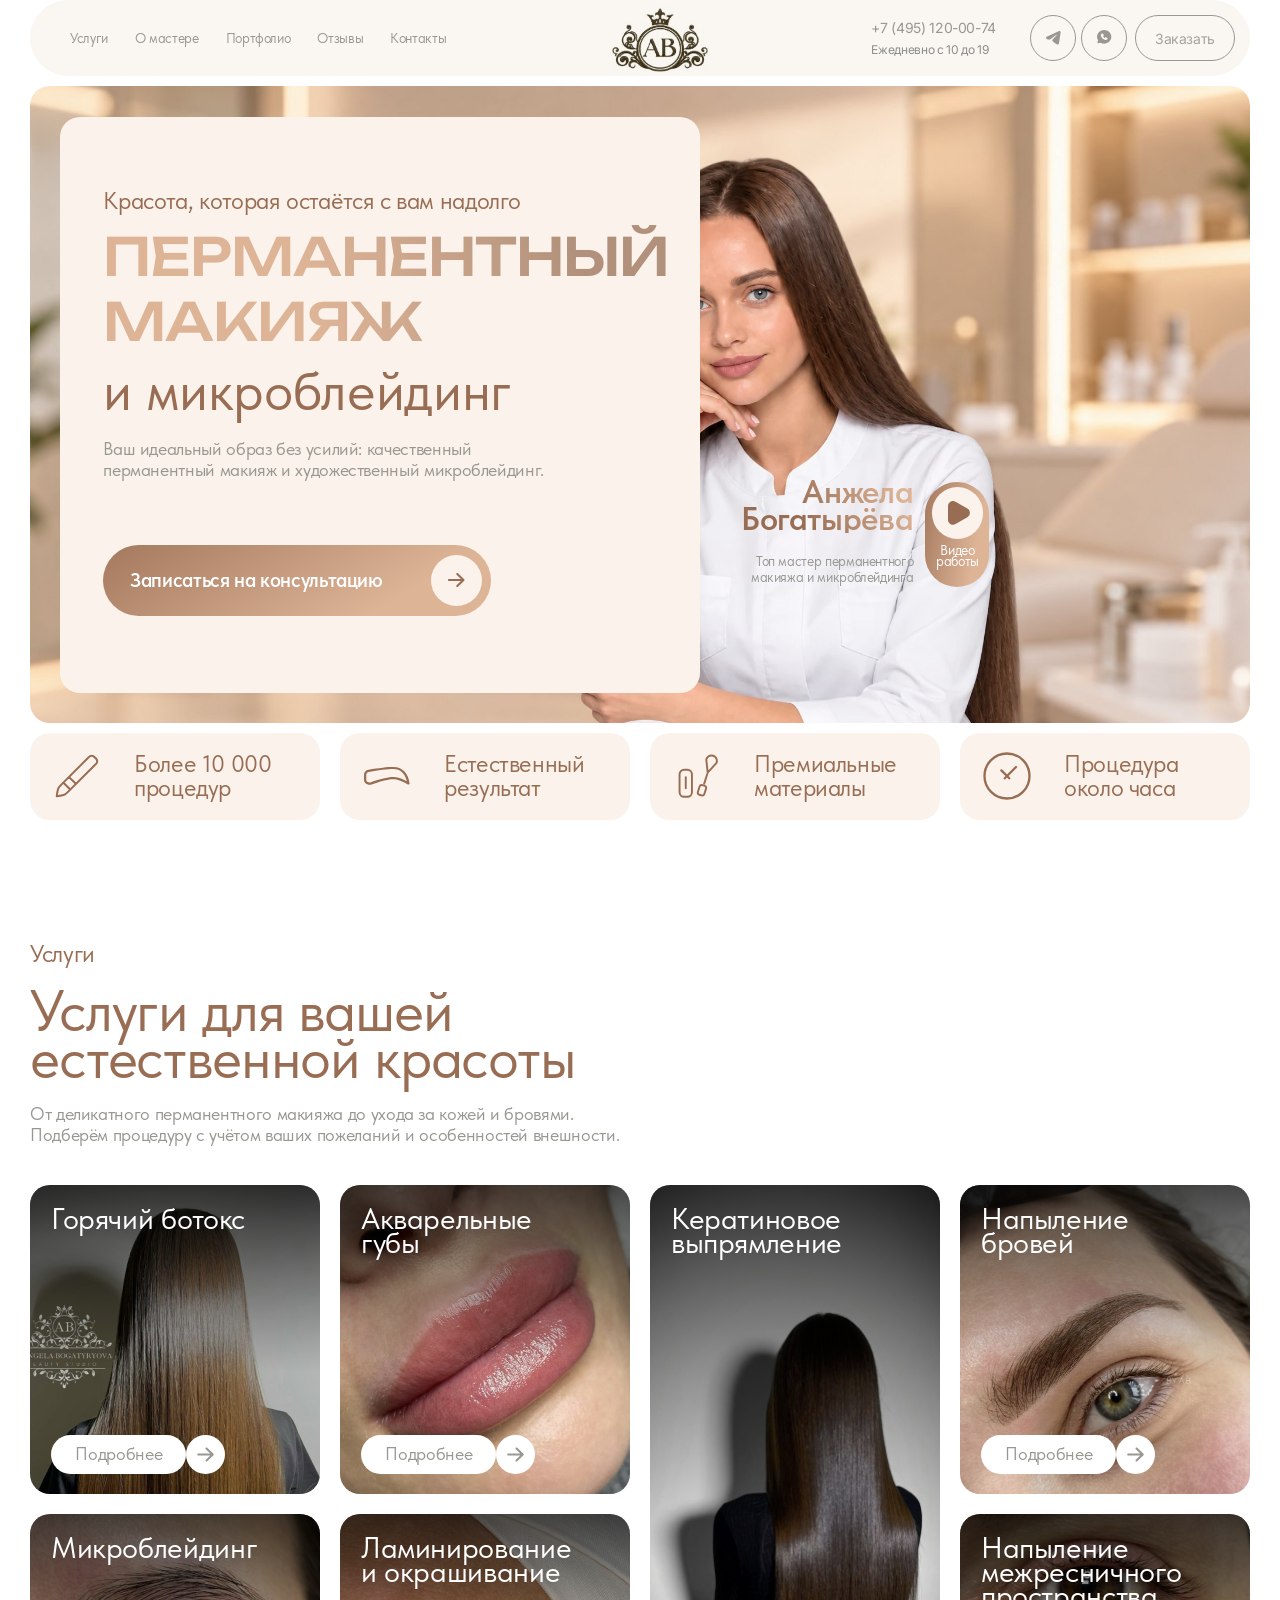
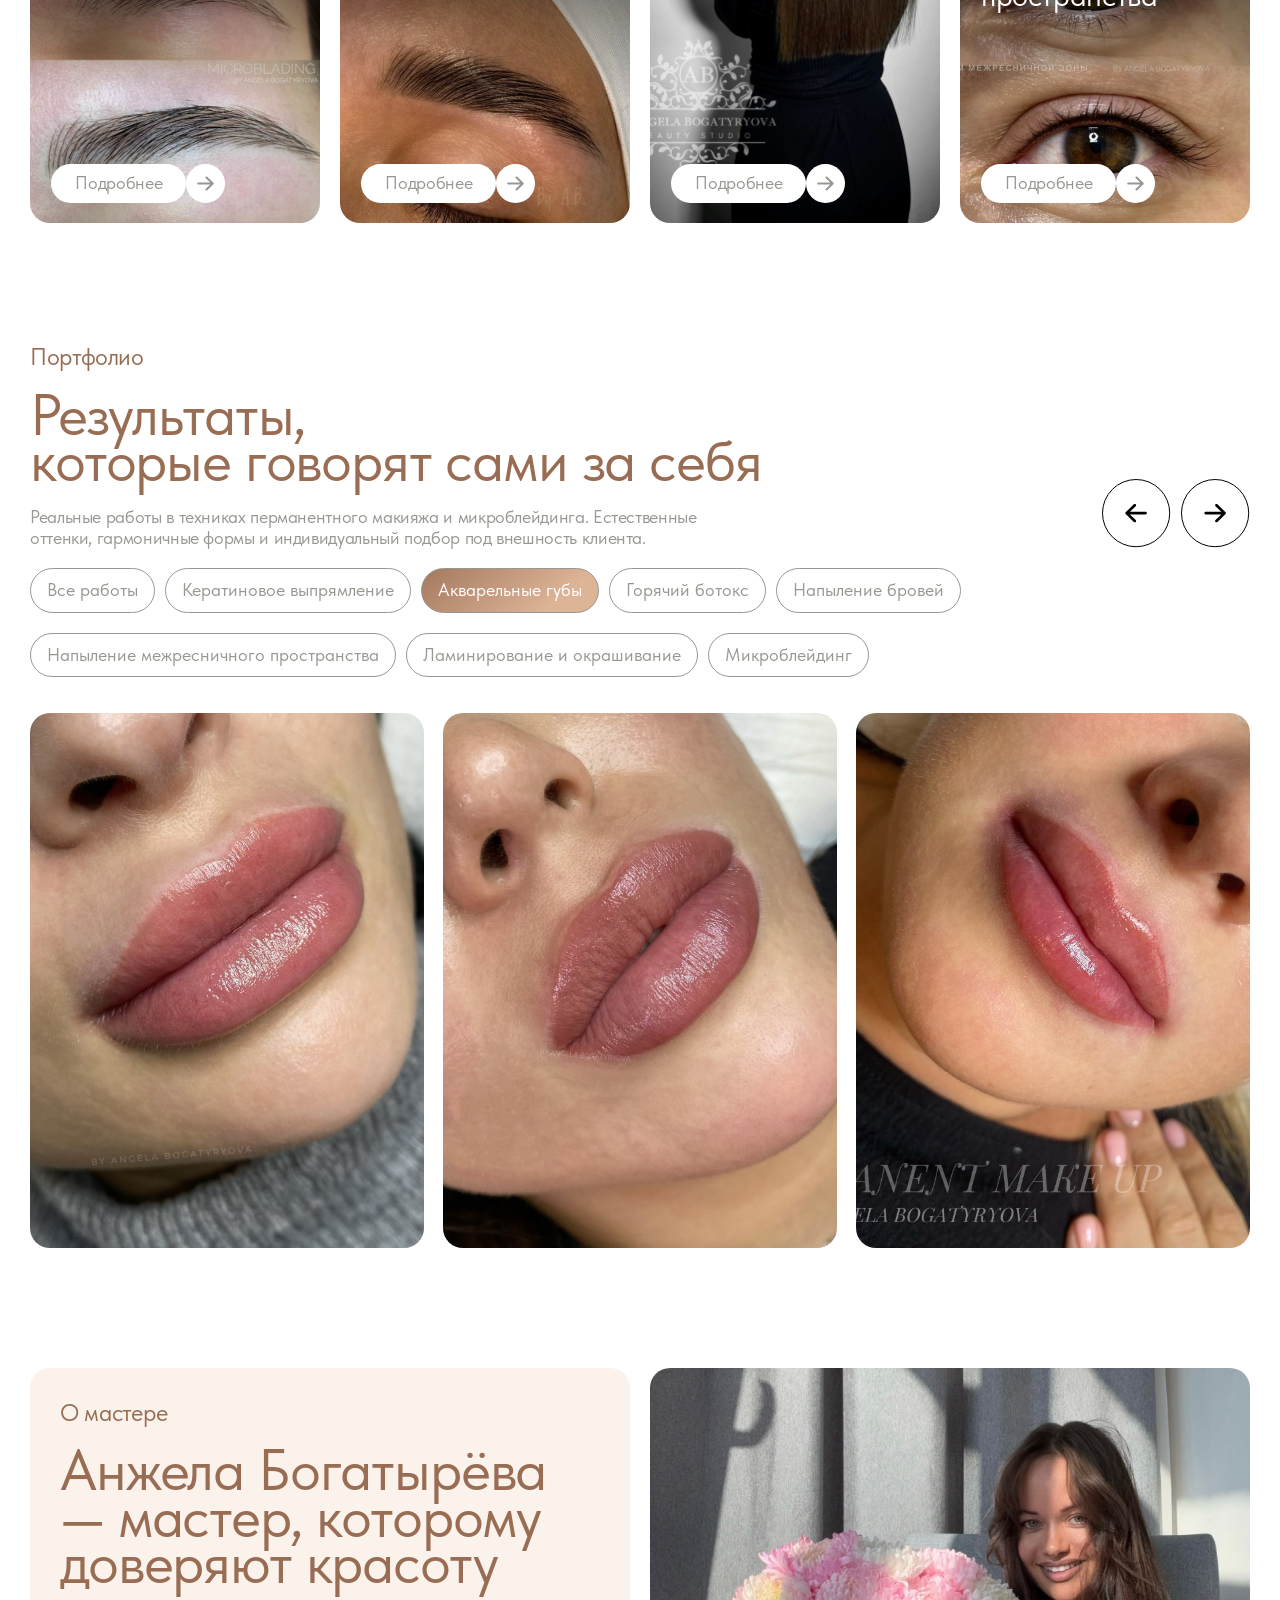
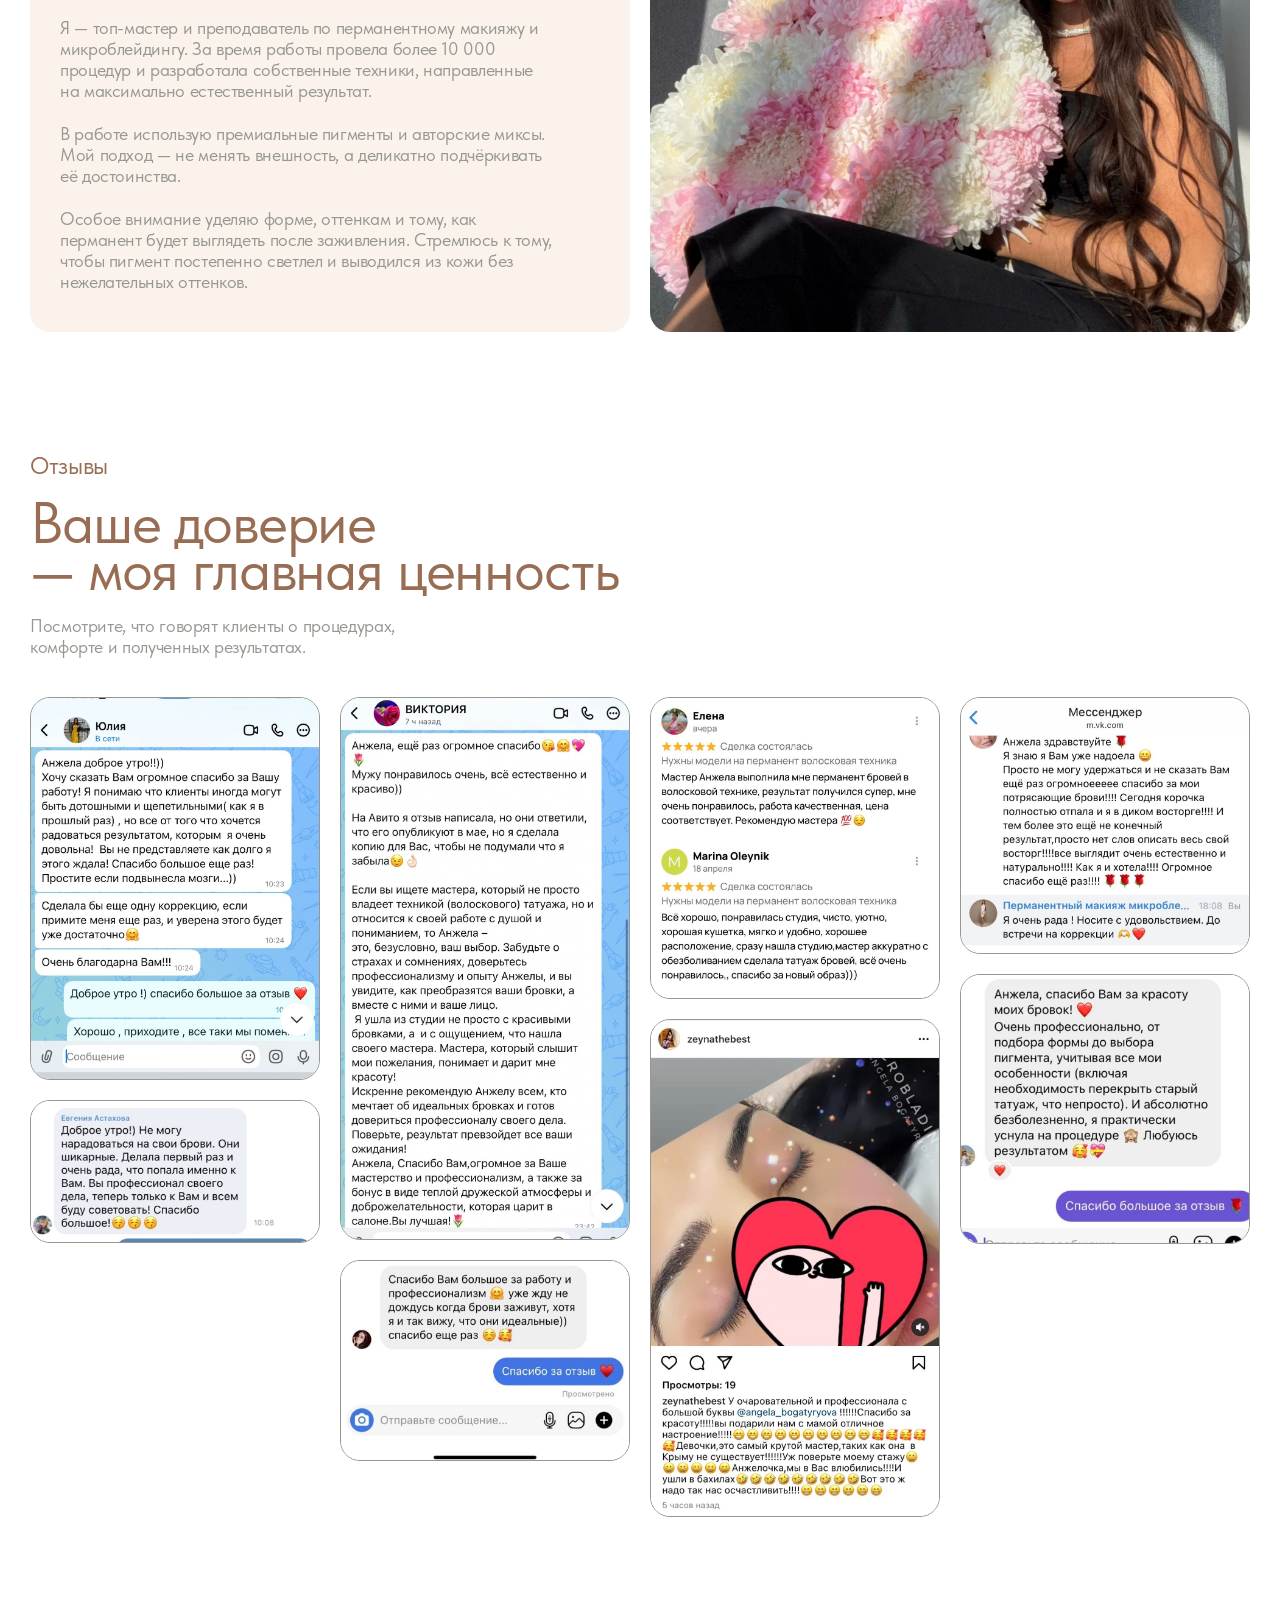
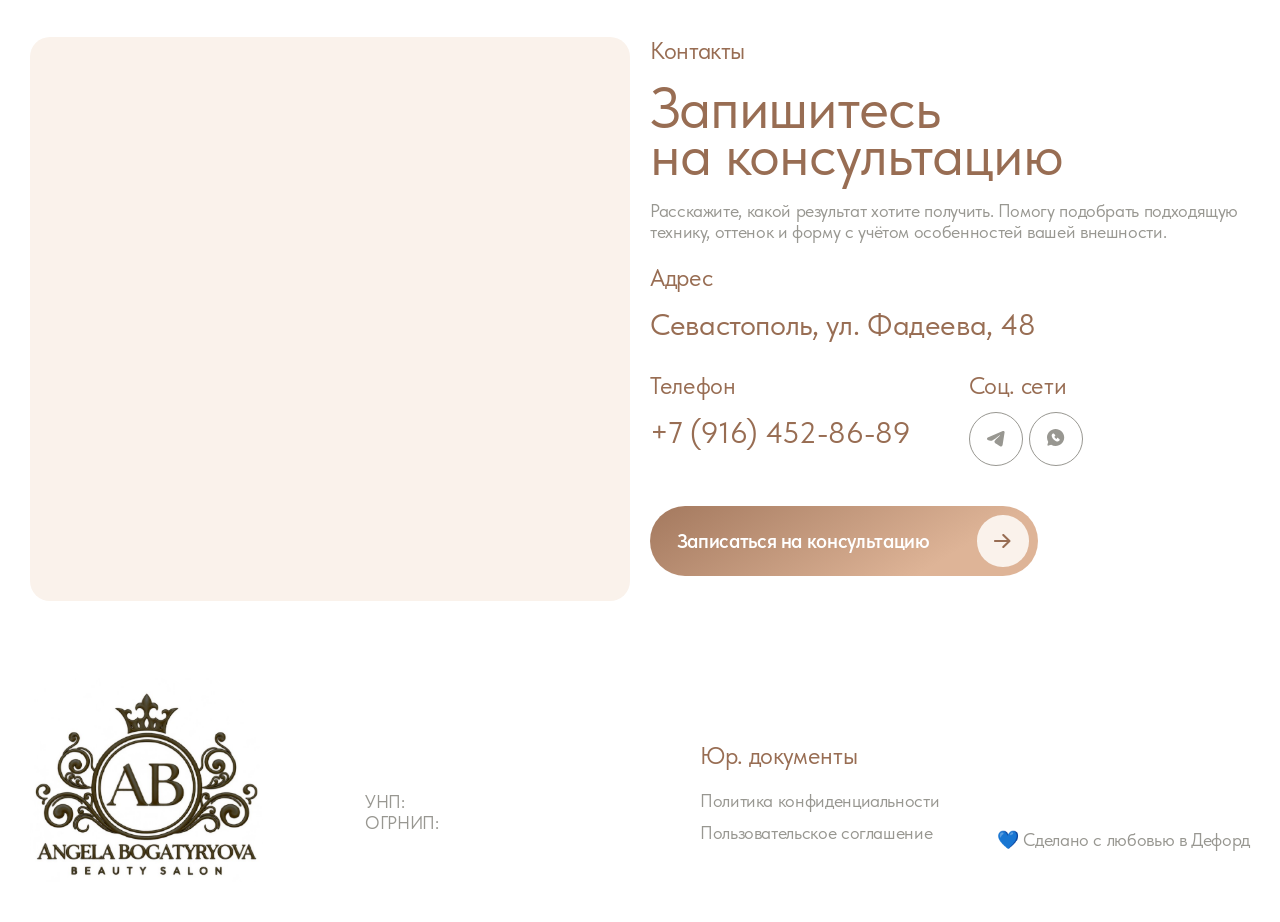
<file: index.html>
<!doctype html>
<html lang="ru">
<head>
  <meta charset="utf-8">
  <meta name="viewport" content="width=device-width, initial-scale=1">
  <title>Анжела Богатырёва — перманентный макияж и микроблейдинг в Севастополе</title>
  <meta name="description" content="Перманентный макияж и микроблейдинг в Севастополе. Топ-мастер Анжела Богатырёва: более 10 000 процедур, естественный результат, премиальные материалы.">
  <link rel="preconnect" href="https://fonts.googleapis.com">
  <link rel="preconnect" href="https://fonts.gstatic.com" crossorigin>
  <link href="https://fonts.googleapis.com/css2?family=Inter:wght@400&family=Unbounded:wght@500&display=swap" rel="stylesheet">
  <link rel="stylesheet" href="css/style.css">
</head>
<body>

<header class="header container">
  <div class="header__bar">
    <button class="header__burger" type="button" aria-label="Открыть меню" aria-expanded="false" aria-controls="nav">
      <span></span><span></span><span></span>
    </button>

    <nav class="header__nav" id="nav" aria-label="Основное меню">
      <a href="#services">Услуги</a>
      <a href="#about">О мастере</a>
      <a href="#portfolio">Портфолио</a>
      <a href="#reviews">Отзывы</a>
      <a href="#contacts">Контакты</a>
    </nav>

    <a class="header__logo" href="#top" aria-label="Анжела Богатырёва — на главную">
      <img src="img/logo-header.jpg" width="100" height="76" alt="Angela Bogatyryova">
    </a>

    <div class="header__right">
      <div class="header__contacts">
        <a class="header__phone" href="tel:+74951200074">+7 (495) 120-00-74</a>
        <span class="header__hours">Ежедневно с 10 до 19</span>
      </div>
      <a class="circle-btn" href="https://t.me/" target="_blank" rel="noopener" aria-label="Telegram">
        <img src="icons/telegram.svg" width="15" height="13" alt="">
      </a>
      <a class="circle-btn" href="https://wa.me/79164528689" target="_blank" rel="noopener" aria-label="WhatsApp">
        <img src="icons/whatsapp.svg" width="15" height="17" alt="">
      </a>
      <a class="header__order" href="#contacts">Заказать</a>
    </div>
  </div>
</header>

<main id="top">

  <!-- Первый экран -->
  <section class="hero container">
    <div class="hero__inner">
      <div class="hero__card">
        <p class="hero__lead">Красота, которая остаётся с вам надолго</p>
        <h1 class="hero__title">
          <span class="hero__title-main">Перманентный макияж</span>
          <span class="hero__title-sub">и микроблейдинг</span>
        </h1>
        <p class="hero__text">Ваш идеальный образ без усилий: качественный перманентный макияж и художественный микроблейдинг.</p>
        <a class="cta" href="#contacts">
          <span class="cta__text">Записаться на консультацию</span>
          <span class="cta__icon"><img src="icons/arrow-brown.svg" width="17" height="14" alt=""></span>
        </a>
      </div>

      <img class="hero__master" src="img/hero-master.webp" width="649" height="623" alt="Анжела Богатырёва">

      <div class="hero__name">
        <p class="hero__name-title">Анжела<br>Богатырёва</p>
        <p class="hero__name-text">Топ мастер перманентного макияжа и микроблейдинга</p>
      </div>

      <a class="hero__video" href="#portfolio" aria-label="Видео работы">
        <span class="hero__video-play"><img src="icons/play.svg" width="22" height="24" alt=""></span>
        <span class="hero__video-text">Видео работы</span>
      </a>
    </div>
  </section>

  <!-- Преимущества -->
  <section class="features container" aria-label="Преимущества">
    <ul class="features__list">
      <li class="feature">
        <img src="icons/brush.svg" width="54" height="54" alt="">
        <span>Более 10&nbsp;000 процедур</span>
      </li>
      <li class="feature">
        <img src="icons/eyebrow.svg" width="50" height="50" alt="">
        <span>Естественный результат</span>
      </li>
      <li class="feature">
        <img src="icons/lip-gloss.svg" width="56" height="56" alt="">
        <span>Премиальные материалы</span>
      </li>
      <li class="feature">
        <img src="icons/time.svg" width="46" height="46" alt="">
        <span>Процедура около часа</span>
      </li>
    </ul>
  </section>

  <!-- Услуги -->
  <section class="section container" id="services">
    <div class="section__head">
      <p class="eyebrow">Услуги</p>
      <h2 class="h2 services__title">Услуги для вашей естественной красоты</h2>
      <p class="section__text services__text">От деликатного перманентного макияжа до ухода за кожей и бровями. Подберём процедуру с учётом ваших пожеланий и особенностей внешности.</p>
    </div>

    <div class="services">
      <article class="service service--botox">
        <img class="service__img" src="img/service-botox.jpg" alt="" loading="lazy">
        <h3 class="service__title">Горячий ботокс</h3>
        <a class="more" href="#contacts">
          <span class="more__text">Подробнее</span>
          <img class="more__icon" src="icons/card-arrow.svg" width="39" height="39" alt="">
        </a>
      </article>

      <article class="service service--lips">
        <img class="service__img" src="img/service-lips.jpg" alt="" loading="lazy">
        <h3 class="service__title">Акварельные губы</h3>
        <a class="more" href="#contacts">
          <span class="more__text">Подробнее</span>
          <img class="more__icon" src="icons/card-arrow.svg" width="39" height="39" alt="">
        </a>
      </article>

      <article class="service service--keratin service--tall">
        <img class="service__img" src="img/service-keratin.jpg" alt="" loading="lazy">
        <h3 class="service__title">Кератиновое выпрямление</h3>
        <a class="more" href="#contacts">
          <span class="more__text">Подробнее</span>
          <img class="more__icon" src="icons/card-arrow.svg" width="39" height="39" alt="">
        </a>
      </article>

      <article class="service service--brows">
        <img class="service__img" src="img/service-brows.jpg" alt="" loading="lazy">
        <h3 class="service__title">Напыление бровей</h3>
        <a class="more" href="#contacts">
          <span class="more__text">Подробнее</span>
          <img class="more__icon" src="icons/card-arrow.svg" width="39" height="39" alt="">
        </a>
      </article>

      <article class="service service--microblading">
        <img class="service__img" src="img/service-microblading.jpg" alt="" loading="lazy">
        <h3 class="service__title">Микроблейдинг</h3>
        <a class="more" href="#contacts">
          <span class="more__text">Подробнее</span>
          <img class="more__icon" src="icons/card-arrow.svg" width="39" height="39" alt="">
        </a>
      </article>

      <article class="service service--lamination">
        <img class="service__img" src="img/service-lamination.jpg" alt="" loading="lazy">
        <h3 class="service__title">Ламинирование и&nbsp;окрашивание</h3>
        <a class="more" href="#contacts">
          <span class="more__text">Подробнее</span>
          <img class="more__icon" src="icons/card-arrow.svg" width="39" height="39" alt="">
        </a>
      </article>

      <article class="service service--lashline">
        <img class="service__img" src="img/service-lashline.jpg" alt="" loading="lazy">
        <h3 class="service__title">Напыление межресничного пространства</h3>
        <a class="more" href="#contacts">
          <span class="more__text">Подробнее</span>
          <img class="more__icon" src="icons/card-arrow.svg" width="39" height="39" alt="">
        </a>
      </article>
    </div>
  </section>

  <!-- Портфолио -->
  <section class="section container" id="portfolio">
    <div class="section__head section__head--row">
      <div>
        <p class="eyebrow">Портфолио</p>
        <h2 class="h2 portfolio__title">Результаты, <br>которые говорят сами за&nbsp;себя</h2>
        <p class="section__text portfolio__text">Реальные работы в техниках перманентного макияжа и микроблейдинга. Естественные оттенки, гармоничные формы и индивидуальный подбор под внешность клиента.</p>
      </div>
      <div class="slider-nav">
        <button class="slider-nav__btn" type="button" data-dir="-1" aria-label="Назад">
          <img src="icons/slider-prev.svg" width="69" height="69" alt="">
        </button>
        <button class="slider-nav__btn" type="button" data-dir="1" aria-label="Вперёд">
          <img src="icons/slider-next.svg" width="69" height="69" alt="">
        </button>
      </div>
    </div>

    <div class="chips" role="group" aria-label="Фильтр работ">
      <button class="chip" type="button" data-filter="all">Все работы</button>
      <button class="chip" type="button" data-filter="keratin">Кератиновое выпрямление</button>
      <button class="chip is-active" type="button" data-filter="lips" aria-pressed="true">Акварельные губы</button>
      <button class="chip" type="button" data-filter="botox">Горячий ботокс</button>
      <button class="chip" type="button" data-filter="brows">Напыление бровей</button>
      <button class="chip" type="button" data-filter="lashline">Напыление межресничного пространства</button>
      <button class="chip" type="button" data-filter="lamination">Ламинирование и окрашивание</button>
      <button class="chip" type="button" data-filter="microblading">Микроблейдинг</button>
    </div>

    <div class="gallery">
      <div class="gallery__track">
        <figure class="gallery__item" data-cat="lips"><img src="img/portfolio-1.jpg" width="427" height="580" alt="Акварельные губы — работа мастера" loading="lazy"></figure>
        <figure class="gallery__item" data-cat="lips"><img src="img/portfolio-2.jpg" width="427" height="580" alt="Акварельные губы — работа мастера" loading="lazy"></figure>
        <figure class="gallery__item" data-cat="lips"><img src="img/portfolio-3.jpg" width="427" height="580" alt="Акварельные губы — работа мастера" loading="lazy"></figure>
      </div>
      <p class="gallery__empty" hidden>Скоро здесь появятся работы в этой технике.</p>
    </div>
  </section>

  <!-- О мастере -->
  <section class="section container about" id="about">
    <div class="about__card">
      <p class="eyebrow">О мастере</p>
      <h2 class="h2 about__title">Анжела Богатырёва <br>— мастер, которому доверяют красоту</h2>
      <div class="about__text">
        <p>Я — топ-мастер и преподаватель по перманентному макияжу и микроблейдингу. За время работы провела более 10&nbsp;000 процедур и разработала собственные техники, направленные на максимально естественный результат.</p>
        <p>В работе использую премиальные пигменты и авторские миксы. Мой подход — не менять внешность, а деликатно подчёркивать её достоинства.</p>
        <p>Особое внимание уделяю форме, оттенкам и тому, как перманент будет выглядеть после заживления. Стремлюсь к тому, чтобы пигмент постепенно светлел и выводился из кожи без нежелательных оттенков.</p>
      </div>
    </div>
    <img class="about__photo" src="img/about.jpg" width="650" height="577" alt="Анжела Богатырёва" loading="lazy">
  </section>

  <!-- Отзывы -->
  <section class="section container" id="reviews">
    <div class="section__head">
      <p class="eyebrow">Отзывы</p>
      <h2 class="h2 reviews__title">Ваше доверие <br>— моя главная ценность</h2>
      <p class="section__text reviews__text">Посмотрите, что говорят клиенты о процедурах, комфорте и полученных результатах.</p>
    </div>

    <div class="reviews">
      <div class="reviews__col">
        <img class="review" src="img/review-1.jpg" width="315" height="417" alt="Отзыв клиентки Юлии" loading="lazy">
        <img class="review" src="img/review-8.jpg" width="315" height="155" alt="Отзыв клиентки Евгении" loading="lazy">
      </div>
      <div class="reviews__col">
        <img class="review" src="img/review-2.jpg" width="315" height="592" alt="Отзыв клиентки Виктории" loading="lazy">
        <img class="review" src="img/review-7.jpg" width="315" height="218" alt="Отзыв клиентки" loading="lazy">
      </div>
      <div class="reviews__col">
        <img class="review" src="img/review-3.jpg" width="315" height="328" alt="Отзывы клиенток Елены и Марины" loading="lazy">
        <img class="review" src="img/review-6.jpg" width="315" height="543" alt="Отзыв клиентки в Instagram" loading="lazy">
      </div>
      <div class="reviews__col">
        <img class="review" src="img/review-4.jpg" width="315" height="279" alt="Отзыв клиентки во ВКонтакте" loading="lazy">
        <img class="review" src="img/review-5.jpg" width="315" height="293" alt="Отзыв клиентки" loading="lazy">
      </div>
    </div>
  </section>

  <!-- Контакты -->
  <section class="section container contacts" id="contacts">
    <div class="contacts__map">
      <iframe src="https://yandex.ru/map-widget/v1/?mode=search&amp;text=%D0%A1%D0%B5%D0%B2%D0%B0%D1%81%D1%82%D0%BE%D0%BF%D0%BE%D0%BB%D1%8C%2C%20%D1%83%D0%BB%D0%B8%D1%86%D0%B0%20%D0%90%D0%B4%D0%BC%D0%B8%D1%80%D0%B0%D0%BB%D0%B0%20%D0%A4%D0%B0%D0%B4%D0%B5%D0%B5%D0%B2%D0%B0%2C%2048&amp;z=16" title="Карта: Севастополь, ул. Адмирала Фадеева, 48" loading="lazy" allowfullscreen></iframe>
    </div>

    <div class="contacts__info">
      <p class="eyebrow">Контакты</p>
      <h2 class="h2 contacts__title">Запишитесь <br>на консультацию</h2>
      <p class="section__text contacts__text">Расскажите, какой результат хотите получить. Помогу подобрать подходящую технику, оттенок и форму с учётом особенностей вашей внешности.</p>

      <div class="contacts__item">
        <p class="contacts__label">Адрес</p>
        <p class="contacts__value">Севастополь, ул. Фадеева, 48</p>
      </div>

      <div class="contacts__row">
        <div class="contacts__item">
          <p class="contacts__label">Телефон</p>
          <a class="contacts__value" href="tel:+79164528689">+7 (916) 452-86-89</a>
        </div>
        <div class="contacts__item">
          <p class="contacts__label">Соц. сети</p>
          <div class="contacts__socials">
            <a class="circle-btn circle-btn--lg" href="https://t.me/" target="_blank" rel="noopener" aria-label="Telegram">
              <img src="icons/telegram.svg" width="18" height="16" alt="">
            </a>
            <a class="circle-btn circle-btn--lg" href="https://wa.me/79164528689" target="_blank" rel="noopener" aria-label="WhatsApp">
              <img src="icons/whatsapp.svg" width="18" height="20" alt="">
            </a>
          </div>
        </div>
      </div>

      <a class="cta contacts__cta" href="tel:+79164528689">
        <span class="cta__text">Записаться на консультацию</span>
        <span class="cta__icon"><img src="icons/arrow-brown.svg" width="17" height="14" alt=""></span>
      </a>
    </div>
  </section>
</main>

<footer class="footer container">
  <img class="footer__logo" src="img/logo-footer.jpg" width="234" height="218" alt="Angela Bogatyryova Beauty Salon">
  <div class="footer__requisites">
    <p>УНП:</p>
    <p>ОГРНИП:</p>
  </div>
  <div class="footer__docs">
    <p class="footer__title">Юр. документы</p>
    <a href="#">Политика конфиденциальности</a>
    <a href="#">Пользовательское соглашение</a>
  </div>
  <p class="footer__made">💙 Сделано с любовью в Дефорд</p>
</footer>

<script src="js/main.js"></script>
</body>
</html>
</file>
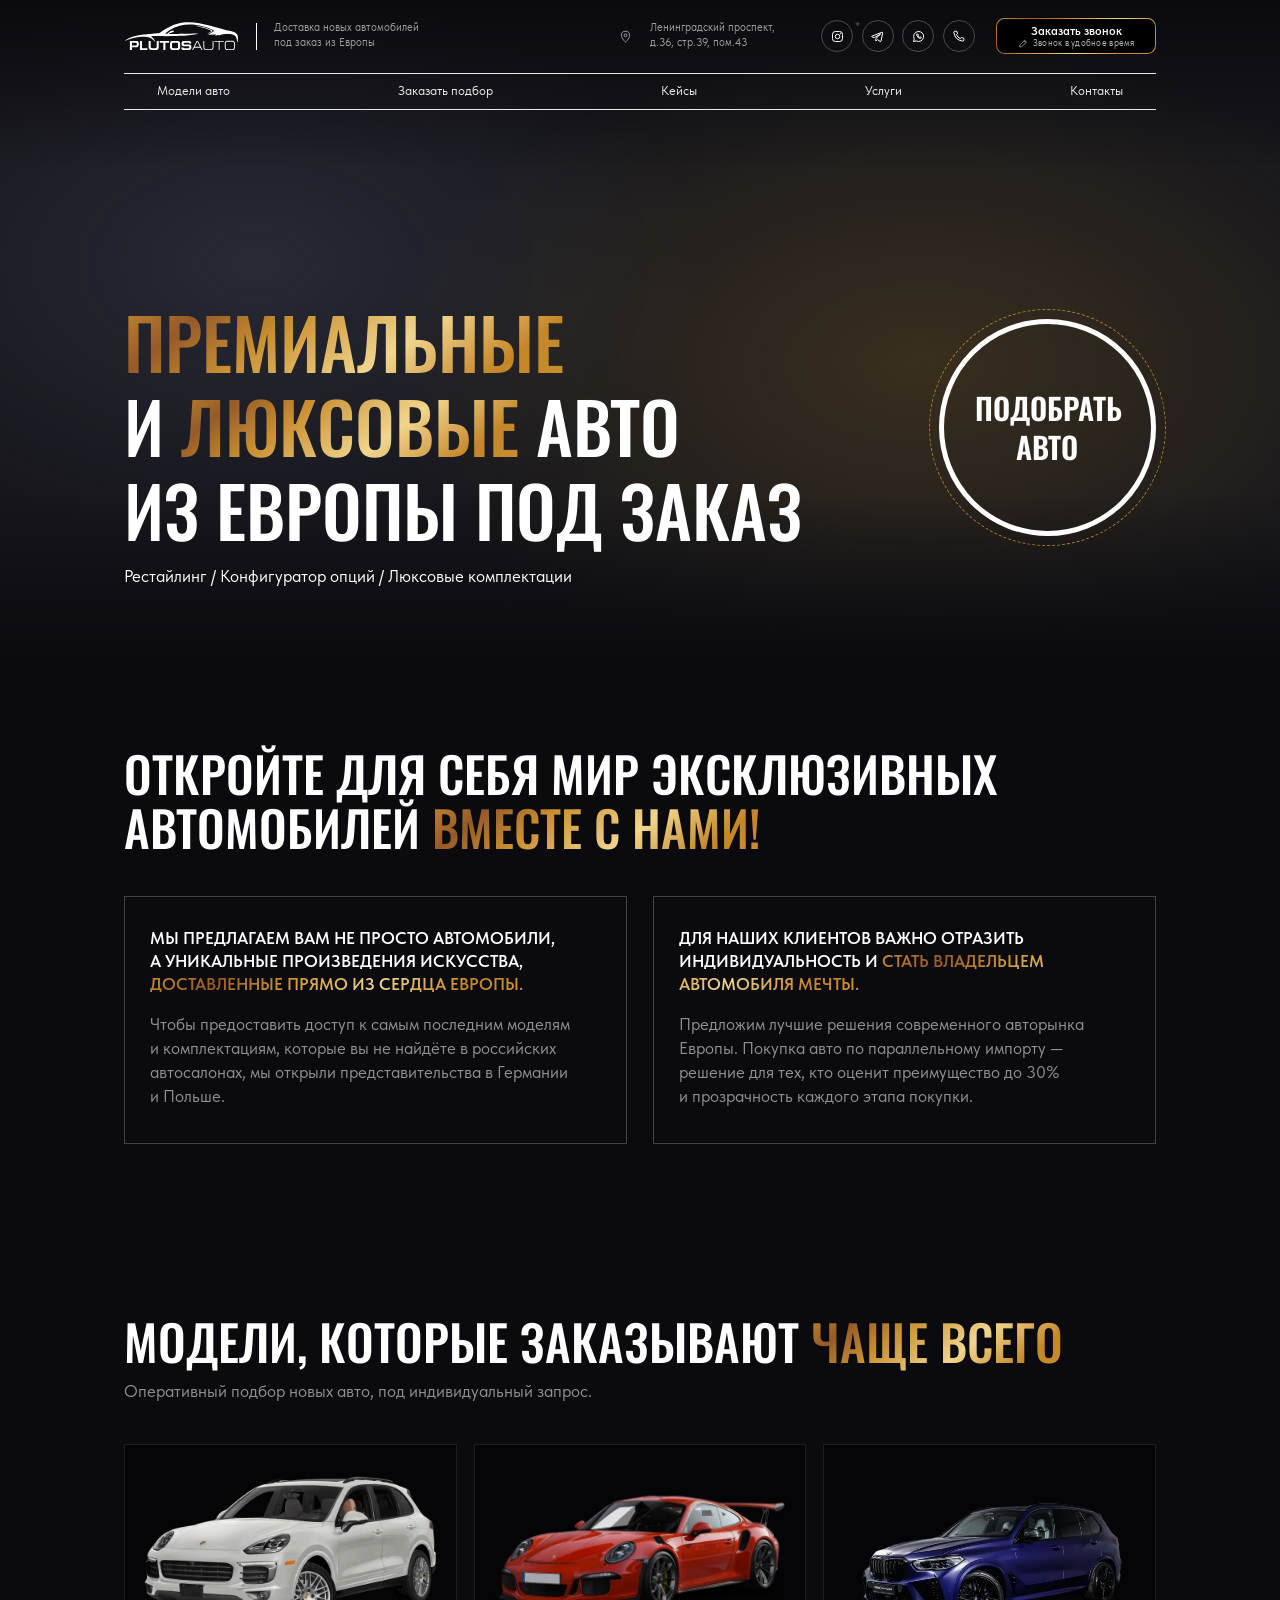
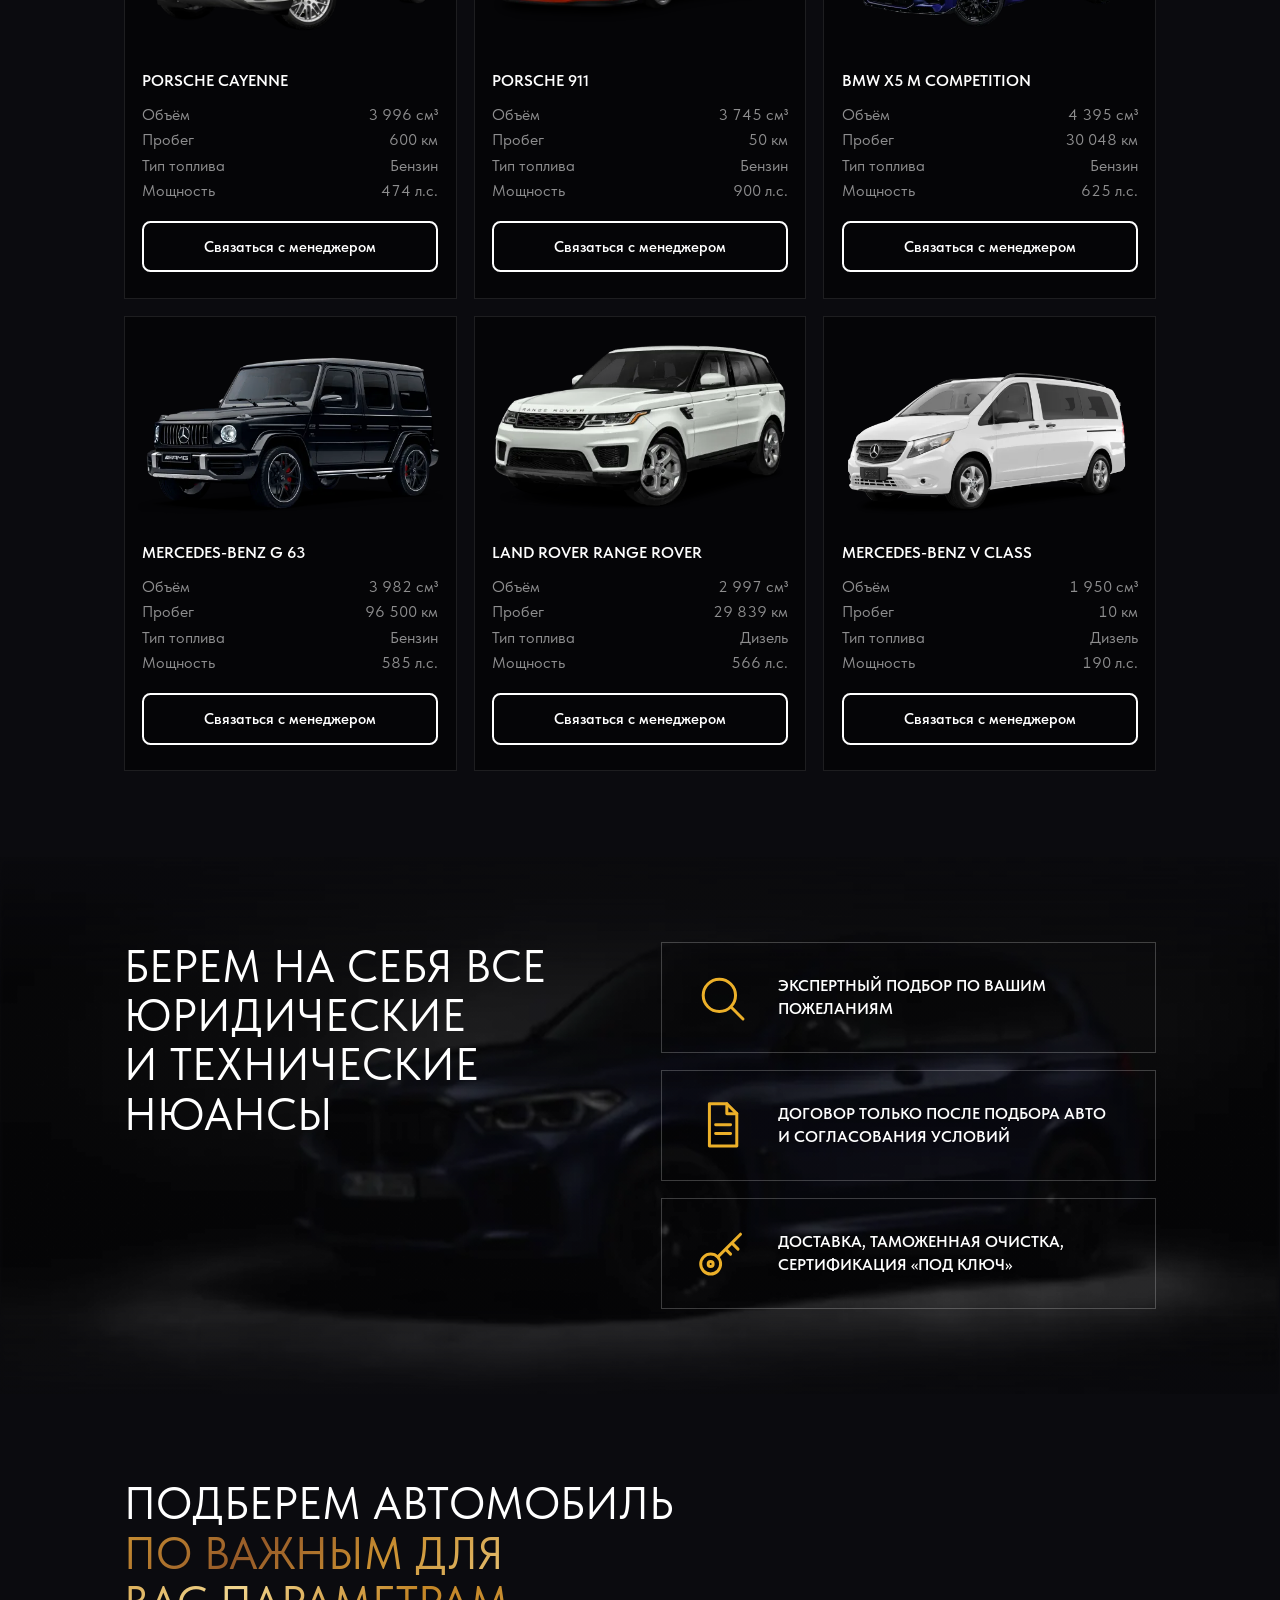
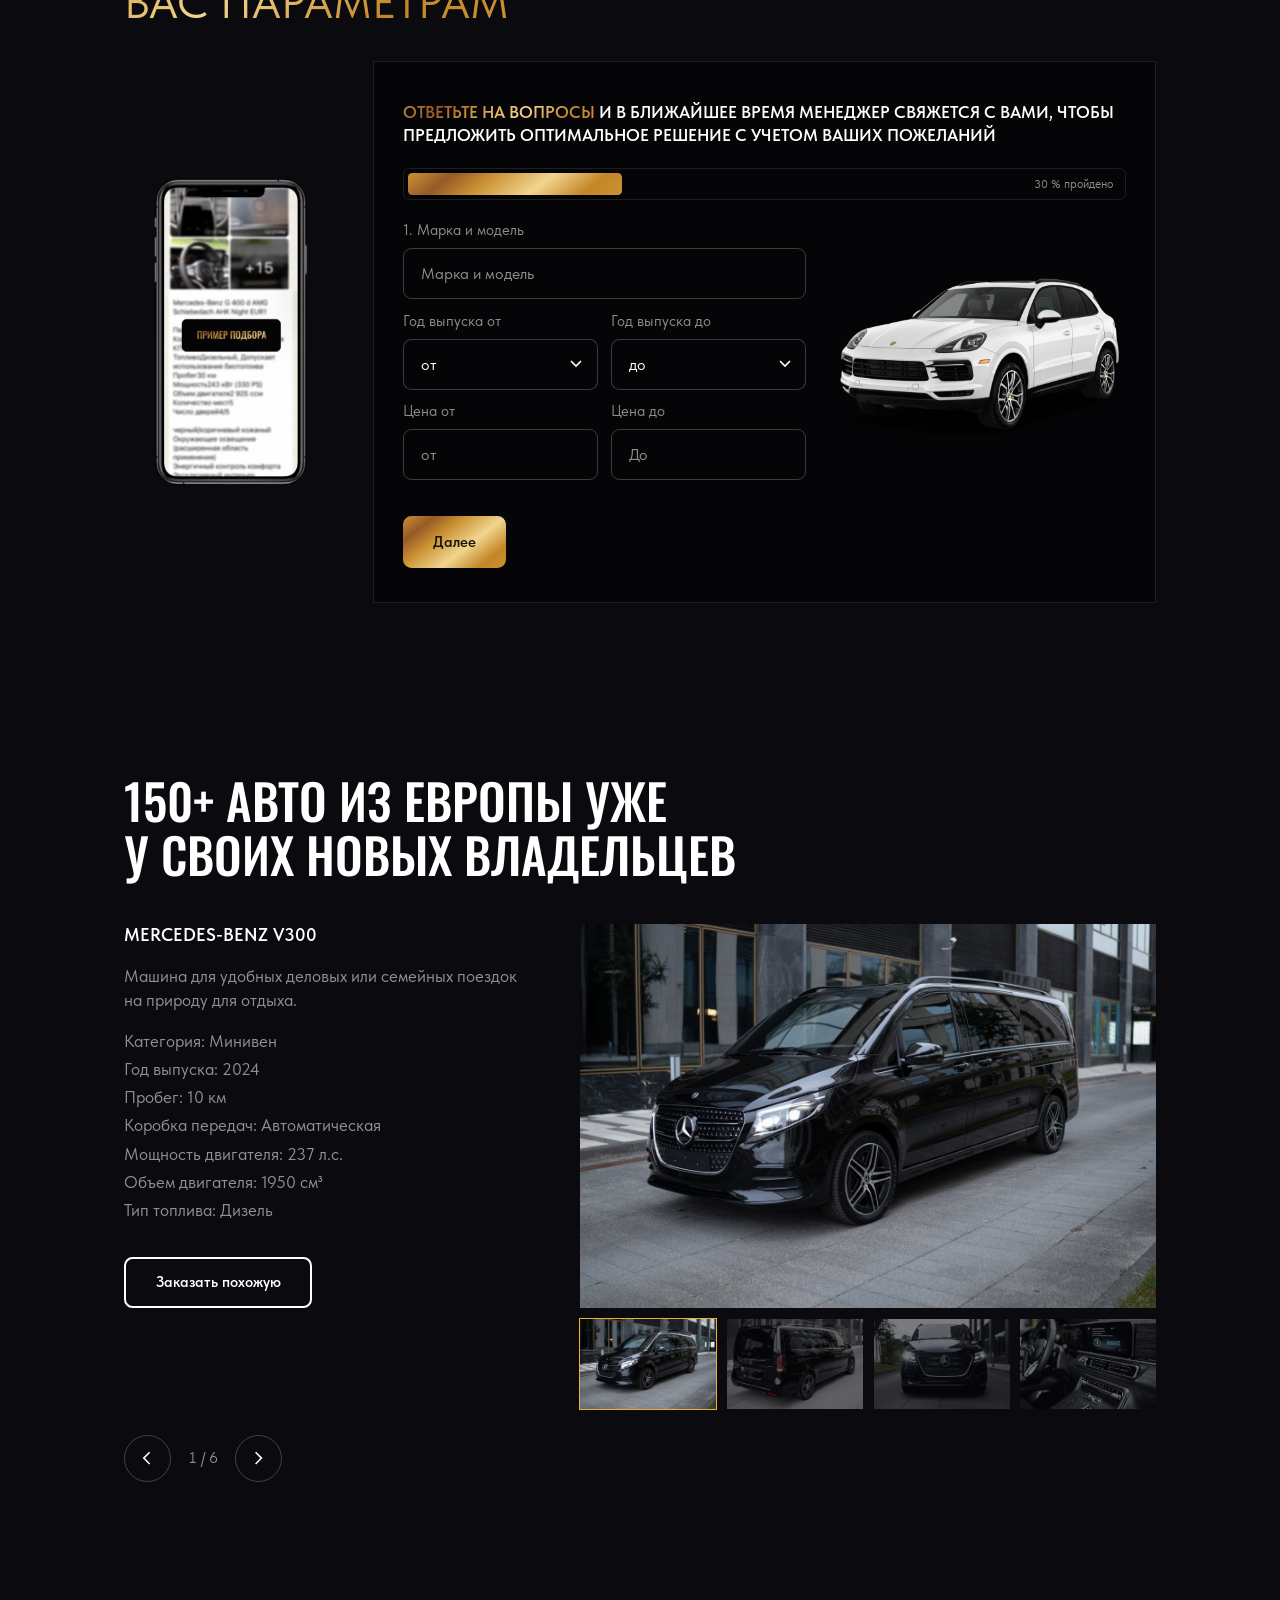
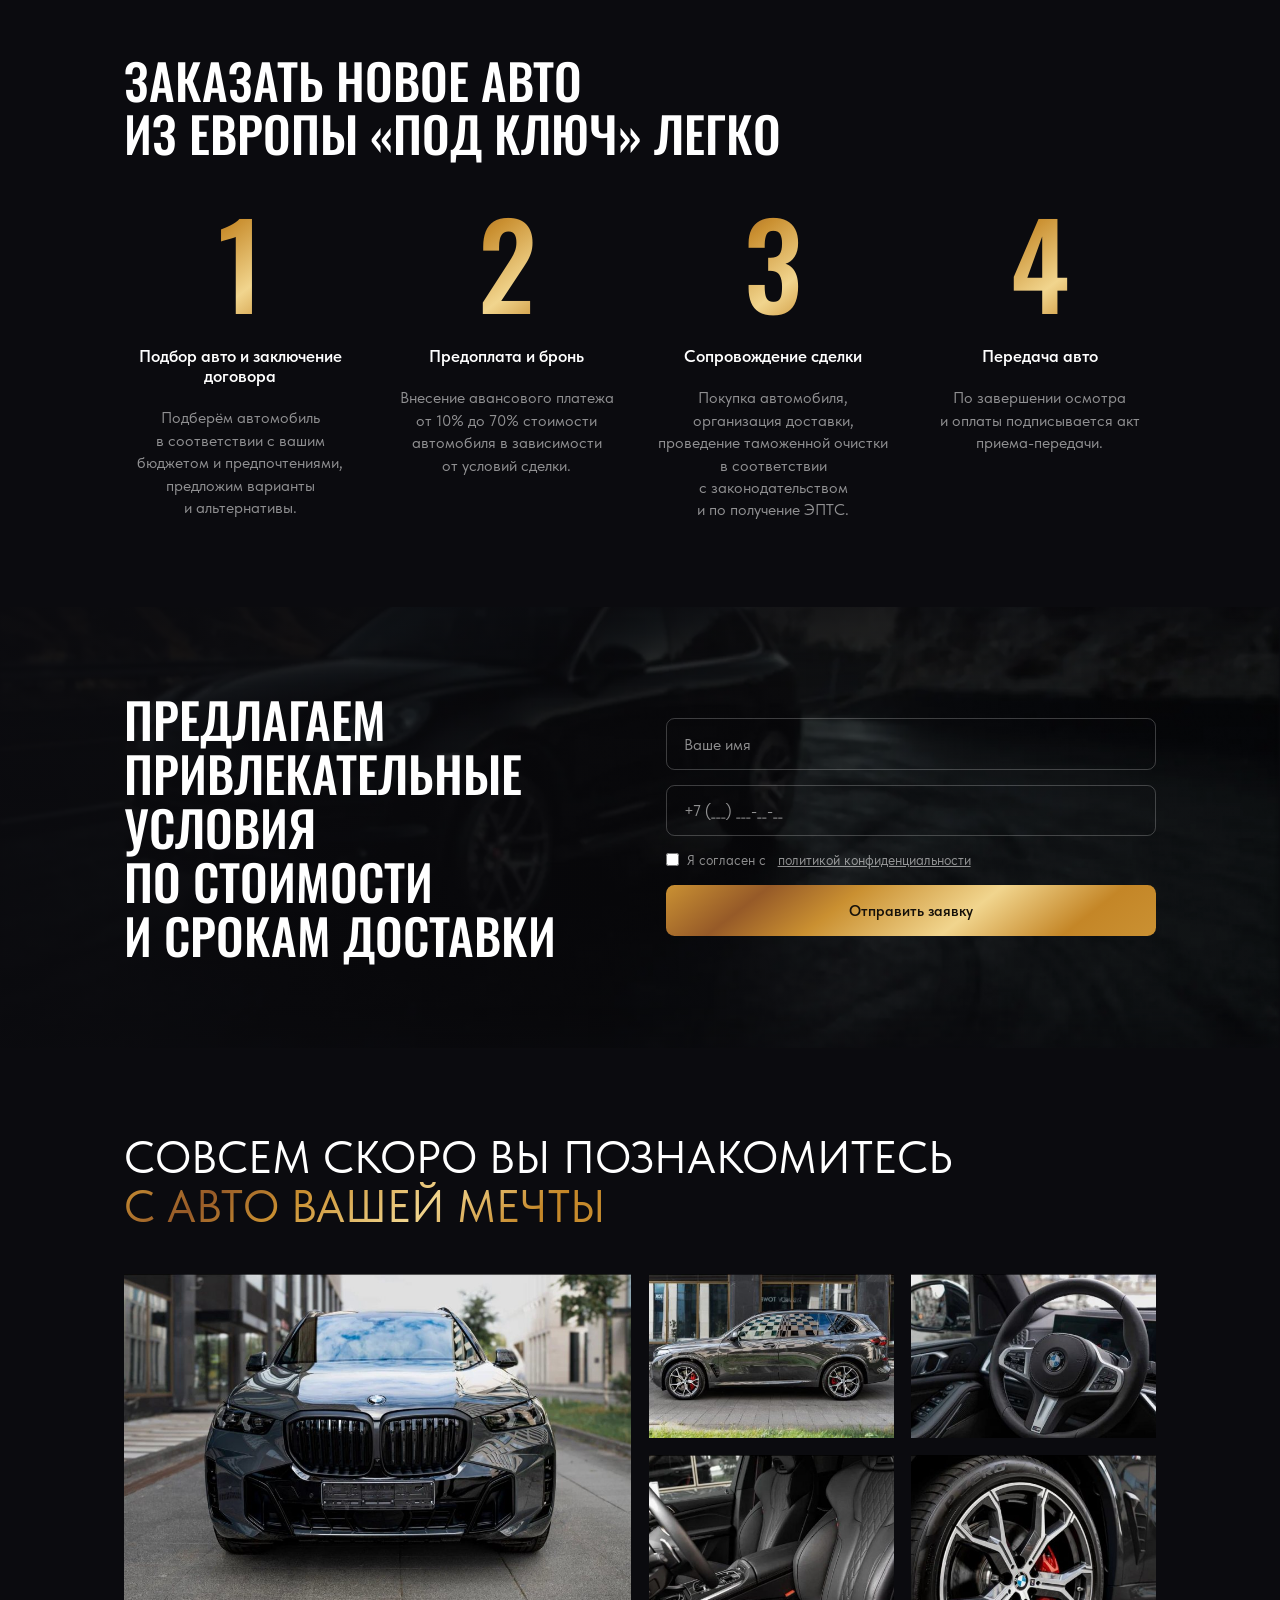
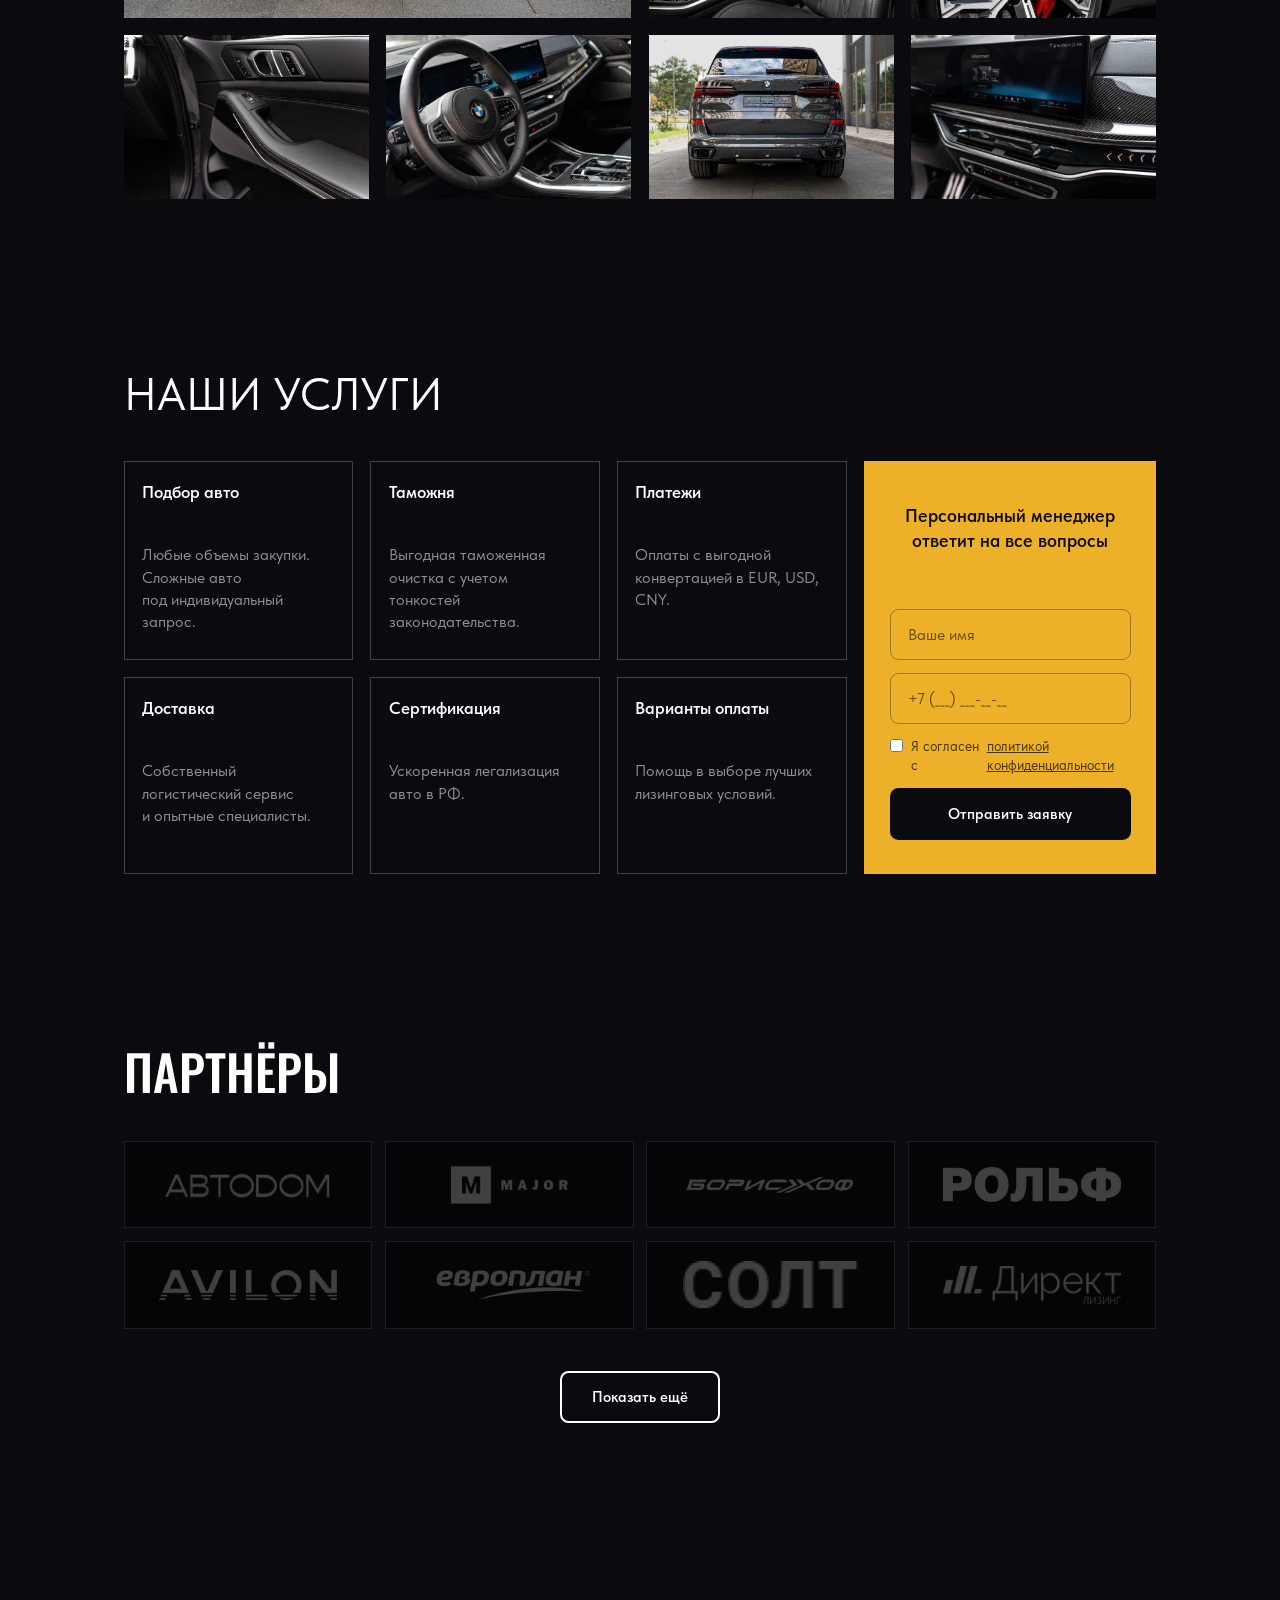
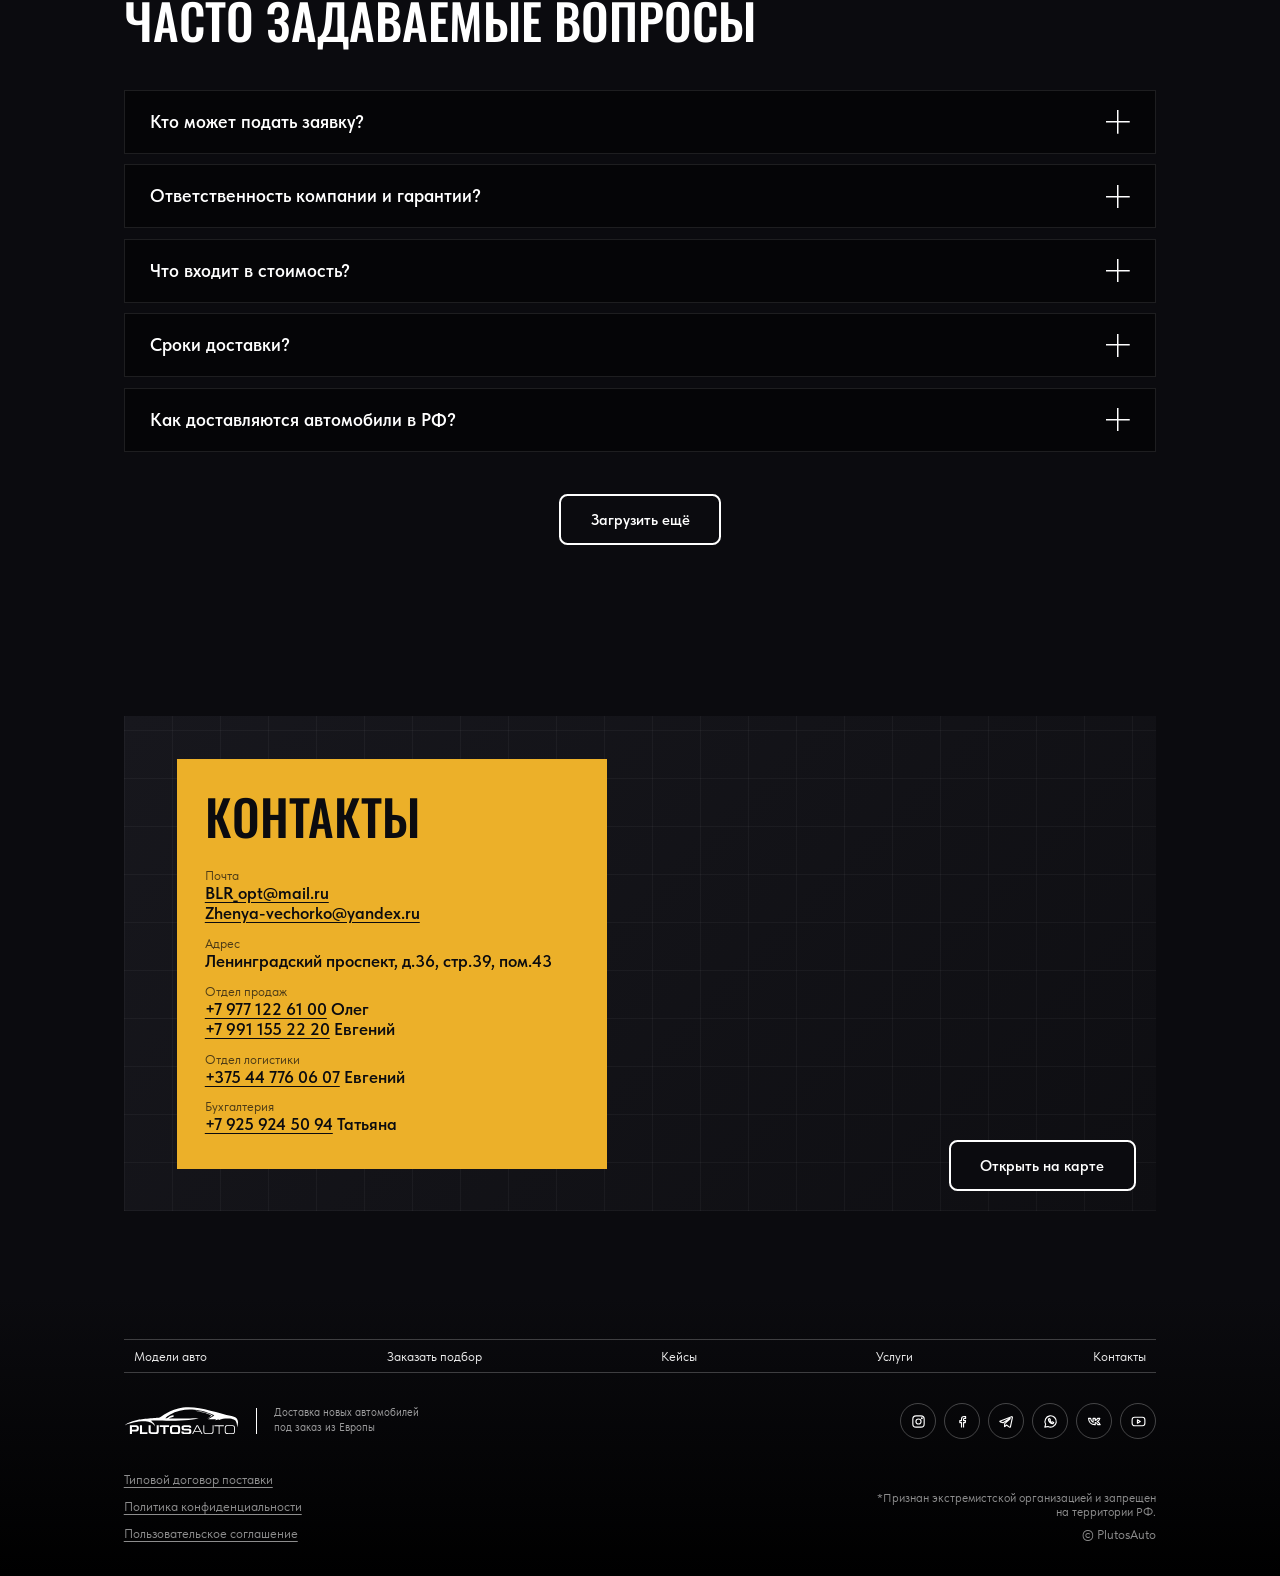
<file: auto/index.html>
<!DOCTYPE html>
<html lang="ru">
<head>
  <meta charset="UTF-8">
  <meta name="viewport" content="width=device-width, initial-scale=1">
  <title>Премиальные и люксовые авто из Европы под заказ</title>
  <meta name="description" content="Откройте для себя мир эксклюзивных автомобилей вместе с нами!">
  <meta property="og:title" content="Премиальные и люксовые авто из Европы под заказ">
  <meta property="og:description" content="Откройте для себя мир эксклюзивных автомобилей вместе с нами!">
  <meta property="og:type" content="website">
  <meta property="og:url" content="https://plutosauto.ru">
  <meta property="og:image" content="media/og-image.jpg">
  <link rel="icon" type="image/svg+xml" href="media/favicon.svg">
  <link rel="apple-touch-icon" href="media/favicon-180.png">
  <link rel="preconnect" href="https://fonts.googleapis.com">
  <link rel="preconnect" href="https://fonts.gstatic.com" crossorigin>
  <link href="https://fonts.googleapis.com/css2?family=Oswald:wght@500;600&display=swap" rel="stylesheet">
  <link rel="stylesheet" href="css/style.css">
</head>
<body>

  <section class="hero">
    <!-- Фоновое видео с сайта plutosauto.ru (Kinescope) -->
    <div class="hero__bg" aria-hidden="true">
      <iframe class="hero__video" src="https://kinescope.io/embed/tPEFKRXzQWWQsezK6DsbSf?autoplay=true&amp;autopause=false&amp;muted=true&amp;loop=true" title="Видео PlutosAuto" allow="autoplay; fullscreen; picture-in-picture; encrypted-media" tabindex="-1" loading="eager"></iframe>
    </div>
    <div class="hero__fade hero__fade--top" aria-hidden="true"></div>
    <div class="hero__fade hero__fade--bottom" aria-hidden="true"></div>

    <div class="hero__inner">
      <header class="header">
        <div class="header__top">
          <a class="header__logo" href="#" aria-label="PlutosAuto — на главную">
            <img class="logo" src="media/logo.svg" alt="PlutosAuto" width="108" height="27">
          </a>
          <span class="header__divider" aria-hidden="true"></span>
          <p class="header__tagline">Доставка новых автомобилей под&nbsp;заказ из&nbsp;Европы</p>

          <a class="header__address" href="https://yandex.by/maps/org/plutosauto/112969842901/?indoorLevel=1&amp;ll=37.567230%2C55.790236&amp;utm_source=share&amp;z=16.63" target="_blank" rel="noopener">
            <span class="icon-circle">
              <svg viewBox="0 0 24 24" aria-hidden="true"><path d="M12 21s-6.5-5.6-6.5-11a6.5 6.5 0 0 1 13 0C18.5 15.4 12 21 12 21Z"/><circle cx="12" cy="10" r="2.3"/></svg>
            </span>
            <span>Ленинградский проспект, д.36, стр.39, пом.43</span>
          </a>

          <div class="header__social">
            <span class="social-note">
              <a class="icon-circle" href="https://www.instagram.com/plutos.auto/" target="_blank" rel="noopener" aria-label="Instagram">
                <svg viewBox="0 0 24 24" aria-hidden="true"><rect x="4" y="4" width="16" height="16" rx="4.5"/><circle cx="12" cy="12" r="3.6"/><circle cx="16.7" cy="7.3" r=".6"/></svg>
              </a>
              <span class="phones__star" aria-hidden="true">*</span>
            </span>
            <a class="icon-circle" href="https://t.me/PlutosAuto" target="_blank" rel="noopener" aria-label="Telegram">
              <svg viewBox="0 0 24 24" aria-hidden="true"><path d="m3.5 11.3 15.6-6.1c.8-.3 1.5.2 1.2 1.4l-2.7 12.6c-.2.9-.8 1.1-1.5.7l-4.1-3-2 1.9c-.2.2-.4.4-.8.4l.3-4.2 7.6-6.9c.3-.3-.1-.4-.5-.2l-9.4 5.9-4-1.3c-.9-.3-.9-.9.2-1.2Z"/></svg>
            </a>
            <a class="icon-circle" href="https://wa.me/375445158847" target="_blank" rel="noopener" aria-label="WhatsApp">
              <svg viewBox="0 0 24 24" aria-hidden="true"><path d="M4 20l1.2-4.2A8 8 0 1 1 8.4 19L4 20Z"/><path d="M9 8.5c0 3.5 3 6.5 6.5 6.5l1-1.5-2-1-1 .8a4.5 4.5 0 0 1-2.3-2.3l.8-1-1-2L9 8.5Z"/></svg>
            </a>
            <div class="phones">
              <button class="icon-circle phones__toggle" type="button" aria-expanded="false" aria-controls="phones-list" aria-label="Телефоны">
                <svg viewBox="0 0 24 24" aria-hidden="true"><path d="M6.6 3.5h2.6l1.4 4-2 1.4a11 11 0 0 0 6.5 6.5l1.4-2 4 1.4v2.6a2 2 0 0 1-2.2 2A16.5 16.5 0 0 1 4.6 5.7a2 2 0 0 1 2-2.2Z"/></svg>
              </button>
              <div class="phones__list" id="phones-list" hidden>
                <a href="tel:+79771226100"><span class="gold">Олег</span>+7 (977) 122-61-00</a>
                <a href="tel:+79911552220"><span class="gold">Евгений</span>+7 (991) 155-22-20</a>
              </div>
            </div>
          </div>

          <a class="btn-call" href="#offer">
            <span class="btn-call__title">Заказать звонок</span>
            <span class="btn-call__note">
              <svg viewBox="0 0 24 24" aria-hidden="true"><path d="M4 20h4L19 9l-4-4L4 16v4Z"/><path d="m13.5 6.5 4 4"/></svg>
              Звонок в удобное время
            </span>
          </a>

          <button class="burger" type="button" aria-expanded="false" aria-controls="nav" aria-label="Меню">
            <span></span><span></span><span></span>
          </button>
        </div>

        <nav class="nav" id="nav">
          <a href="#models">Модели авто</a>
          <a href="#quiz">Заказать подбор</a>
          <a href="#cases">Кейсы</a>
          <a href="#services">Услуги</a>
          <a href="#contacts">Контакты</a>
        </nav>
      </header>

      <div class="hero__content">
        <div class="hero__text">
          <h1 class="hero__title"><span class="gold">Премиальные</span><br>и <span class="gold">люксовые</span> авто<br>из&nbsp;Европы под&nbsp;заказ</h1>
          <p class="hero__subtitle">Рестайлинг / Конфигуратор опций / Люксовые комплектации</p>
        </div>
        <a class="btn-round" href="#quiz">
          <span class="btn-round__ring" aria-hidden="true"></span>
          <span class="btn-round__text">Подобрать авто</span>
        </a>
      </div>
    </div>
  </section>

  <main>
    <!-- О компании -->
    <section class="section about" id="about">
      <div class="container">
        <h2 class="h2">Откройте для себя мир эксклюзивных автомобилей <span class="gold">вместе с&nbsp;нами!</span></h2>
        <div class="about__grid">
          <article class="outline-card">
            <p class="lead">Мы предлагаем вам не&nbsp;просто автомобили, а&nbsp;уникальные произведения искусства, <span class="gold">доставленные прямо из&nbsp;сердца Европы.</span></p>
            <p class="muted">Чтобы предоставить доступ к&nbsp;самым последним моделям и&nbsp;комплектациям, которые вы&nbsp;не&nbsp;найдёте в&nbsp;российских автосалонах, мы&nbsp;открыли представительства в&nbsp;Германии и&nbsp;Польше.</p>
          </article>
          <article class="outline-card">
            <p class="lead">Для наших клиентов важно отразить индивидуальность и&nbsp;<span class="gold">стать владельцем автомобиля мечты.</span></p>
            <p class="muted">Предложим лучшие решения современного авторынка Европы. Покупка авто по&nbsp;параллельному импорту&nbsp;— решение для тех, кто оценит преимущество до&nbsp;30% и&nbsp;прозрачность каждого этапа покупки.</p>
          </article>
        </div>
      </div>
    </section>

    <!-- Модели -->
    <section class="section models" id="models">
      <div class="container">
        <h2 class="h2">Модели, которые заказывают <span class="gold">чаще всего</span></h2>
        <p class="section-sub">Оперативный подбор новых авто, под индивидуальный запрос.</p>
        <div class="models__grid">
          <article class="car-card">
            <img class="car-card__photo" src="media/model-porsche-cayenne.webp" alt="Porsche Cayenne" width="760" height="408" loading="lazy">
            <div class="car-card__body">
              <h3 class="car-card__name">Porsche Cayenne</h3>
              <dl class="specs">
                <div><dt>Объём</dt><dd>3 996 см³</dd></div>
                <div><dt>Пробег</dt><dd>600 км</dd></div>
                <div><dt>Тип топлива</dt><dd>Бензин</dd></div>
                <div><dt>Мощность</dt><dd>474 л.с.</dd></div>
              </dl>
              <a class="btn-outline car-card__btn" href="#offer">Связаться с менеджером</a>
            </div>
          </article>
          <article class="car-card">
            <img class="car-card__photo" src="media/model-porsche-911.webp" alt="Porsche 911" width="632" height="280" loading="lazy">
            <div class="car-card__body">
              <h3 class="car-card__name">Porsche 911</h3>
              <dl class="specs">
                <div><dt>Объём</dt><dd>3 745 см³</dd></div>
                <div><dt>Пробег</dt><dd>50 км</dd></div>
                <div><dt>Тип топлива</dt><dd>Бензин</dd></div>
                <div><dt>Мощность</dt><dd>900 л.с.</dd></div>
              </dl>
              <a class="btn-outline car-card__btn" href="#offer">Связаться с менеджером</a>
            </div>
          </article>
          <article class="car-card">
            <img class="car-card__photo" src="media/model-bmw-x5m.webp" alt="BMW X5 M Competition" width="571" height="381" loading="lazy">
            <div class="car-card__body">
              <h3 class="car-card__name">BMW X5 M Competition</h3>
              <dl class="specs">
                <div><dt>Объём</dt><dd>4 395 см³</dd></div>
                <div><dt>Пробег</dt><dd>30 048 км</dd></div>
                <div><dt>Тип топлива</dt><dd>Бензин</dd></div>
                <div><dt>Мощность</dt><dd>625 л.с.</dd></div>
              </dl>
              <a class="btn-outline car-card__btn" href="#offer">Связаться с менеджером</a>
            </div>
          </article>
          <article class="car-card">
            <img class="car-card__photo" src="media/model-mercedes-g63.webp" alt="Mercedes-Benz G 63" width="502" height="289" loading="lazy">
            <div class="car-card__body">
              <h3 class="car-card__name">Mercedes-Benz G 63</h3>
              <dl class="specs">
                <div><dt>Объём</dt><dd>3 982 см³</dd></div>
                <div><dt>Пробег</dt><dd>96 500 км</dd></div>
                <div><dt>Тип топлива</dt><dd>Бензин</dd></div>
                <div><dt>Мощность</dt><dd>585 л.с.</dd></div>
              </dl>
              <a class="btn-outline car-card__btn" href="#offer">Связаться с менеджером</a>
            </div>
          </article>
          <article class="car-card">
            <img class="car-card__photo" src="media/model-range-rover.webp" alt="Land Rover Range Rover" width="474" height="282" loading="lazy">
            <div class="car-card__body">
              <h3 class="car-card__name">Land Rover Range Rover</h3>
              <dl class="specs">
                <div><dt>Объём</dt><dd>2 997 см³</dd></div>
                <div><dt>Пробег</dt><dd>29 839 км</dd></div>
                <div><dt>Тип топлива</dt><dd>Дизель</dd></div>
                <div><dt>Мощность</dt><dd>566 л.с.</dd></div>
              </dl>
              <a class="btn-outline car-card__btn" href="#offer">Связаться с менеджером</a>
            </div>
          </article>
          <article class="car-card">
            <img class="car-card__photo" src="media/model-mercedes-v-class.webp" alt="Mercedes-Benz V class" width="567" height="359" loading="lazy">
            <div class="car-card__body">
              <h3 class="car-card__name">Mercedes-Benz V class</h3>
              <dl class="specs">
                <div><dt>Объём</dt><dd>1 950 см³</dd></div>
                <div><dt>Пробег</dt><dd>10 км</dd></div>
                <div><dt>Тип топлива</dt><dd>Дизель</dd></div>
                <div><dt>Мощность</dt><dd>190 л.с.</dd></div>
              </dl>
              <a class="btn-outline car-card__btn" href="#offer">Связаться с менеджером</a>
            </div>
          </article>
        </div>
      </div>
    </section>

    <!-- Берём на себя -->
    <section class="section care">
      <div class="container care__grid">
        <h2 class="h2 h2--light">Берем на себя все юридические и&nbsp;технические нюансы</h2>
        <ul class="care__list">
          <li class="outline-row">
            <svg class="outline-row__icon" viewBox="0 0 24 24" aria-hidden="true"><circle cx="11" cy="11" r="6.5"/><path d="m16 16 4.5 4.5"/></svg>
            <span>Экспертный подбор по&nbsp;вашим пожеланиям</span>
          </li>
          <li class="outline-row">
            <svg class="outline-row__icon" viewBox="0 0 24 24" aria-hidden="true"><path d="M7 3.5h7l4 4V20.5H7z"/><path d="M14 3.5v4h4M9.5 12h6M9.5 15.5h6"/></svg>
            <span>Договор только после подбора авто и&nbsp;согласования условий</span>
          </li>
          <li class="outline-row">
            <svg class="outline-row__icon" viewBox="0 0 24 24" aria-hidden="true"><circle cx="7.5" cy="16.5" r="4"/><circle cx="7.5" cy="16.5" r="1"/><path d="m10.4 13.6 9.1-9.1M16 8l2.5 2.5M13.5 10.5 15.5 12.5"/></svg>
            <span>Доставка, таможенная очистка, сертификация «под&nbsp;ключ»</span>
          </li>
        </ul>
      </div>
    </section>

    <!-- Квиз -->
    <section class="section quiz" id="quiz">
      <div class="container quiz__grid">
        <h2 class="h2 h2--light">Подберем автомобиль <span class="gold">по&nbsp;важным для вас параметрам</span></h2>

        <img class="quiz__example" src="media/quiz-example.webp" alt="Пример подбора: карточка автомобиля в мессенджере" width="500" height="760" loading="lazy">

        <form class="quiz__panel" id="quiz-form" novalidate>
          <p class="quiz__lead"><span class="gold">Ответьте на вопросы</span> и&nbsp;в&nbsp;ближайшее время менеджер свяжется с&nbsp;вами, чтобы предложить оптимальное решение с&nbsp;учетом ваших пожеланий</p>
          <div class="progress" aria-hidden="true">
            <div class="progress__bar" id="quiz-bar"></div>
            <span class="progress__label" id="quiz-label">30 % пройдено</span>
          </div>

          <div class="quiz__body">
            <div class="quiz__steps">
              <fieldset class="quiz__step is-active" data-step="1" data-progress="30">
                <legend class="visually-hidden">Шаг 1: марка, год и цена</legend>
                <div class="fields">
                  <label class="field field--wide"><span class="field__label">1. Марка и модель</span>
                    <input class="input" type="text" name="model" id="q-model" placeholder="Марка и модель" required></label>
                  <label class="field"><span class="field__label">Год выпуска от</span>
                    <select class="input" name="year_from" id="q-year-from" data-years><option value="">от</option></select></label>
                  <label class="field"><span class="field__label">Год выпуска до</span>
                    <select class="input" name="year_to" id="q-year-to" data-years><option value="">до</option></select></label>
                  <label class="field"><span class="field__label">Цена от</span>
                    <input class="input" type="text" name="price_from" id="q-price-from" placeholder="от" inputmode="numeric"></label>
                  <label class="field"><span class="field__label">Цена до</span>
                    <input class="input" type="text" name="price_to" id="q-price-to" placeholder="До" inputmode="numeric"></label>
                </div>
              </fieldset>

              <fieldset class="quiz__step" data-step="2" data-progress="50">
                <legend class="visually-hidden">Шаг 2: двигатель и пробег</legend>
                <div class="fields">
                  <label class="field"><span class="field__label">2. Тип топлива</span>
                    <select class="input" name="fuel" id="q-fuel">
                      <option value="">Тип топлива</option>
                      <option>Электро</option>
                      <option>Бензин</option>
                      <option>Дизель</option>
                      <option>Гибрид</option>
                    </select></label>
                  <label class="field"><span class="field__label">Объем двигателя</span>
                    <input class="input" type="text" name="engine" id="q-engine" placeholder="Объем двигателя, л" inputmode="decimal"></label>
                </div>
                <p class="field__label">Выберите пробег</p>
                <div class="options">
                  <label class="choice"><input type="radio" name="mileage" value="Без пробега" id="q-mileage-1"><span>Без пробега</span></label>
                  <label class="choice"><input type="radio" name="mileage" value="до 5000 км" id="q-mileage-2"><span>до 5000 км</span></label>
                  <label class="choice"><input type="radio" name="mileage" value="более 5000 км" id="q-mileage-3"><span>более 5000 км</span></label>
                </div>
              </fieldset>

              <fieldset class="quiz__step" data-step="3" data-progress="80">
                <legend class="visually-hidden">Шаг 3: цвет и пожелания</legend>
                <div class="fields">
                  <label class="field"><span class="field__label">3. Цвет кузова</span>
                    <input class="input" type="text" name="body_color" id="q-body-color"></label>
                  <label class="field"><span class="field__label">Цвет салона</span>
                    <input class="input" type="text" name="interior_color" id="q-interior-color"></label>
                  <label class="field field--wide"><span class="field__label">Сообщите нам дополнительные параметры для подбора авто</span>
                    <textarea class="input input--area" name="params" id="q-params" rows="2"></textarea></label>
                </div>
              </fieldset>

              <fieldset class="quiz__step" data-step="4" data-progress="100">
                <legend class="visually-hidden">Шаг 4: контакты</legend>
                <div class="fields">
                  <input class="input" type="text" name="name" id="q-name" placeholder="Ваше имя" autocomplete="name" required>
                  <input class="input" type="tel" name="phone" id="q-phone" placeholder="+7 (___) ___-__-__" autocomplete="tel" required>
                  <textarea class="input input--area field--wide" name="wishes" id="q-wishes" rows="3" placeholder="Дополнительные пожелания"></textarea>
                </div>
                <label class="consent"><input type="checkbox" id="q-consent" required> Я&nbsp;согласен с&nbsp;<a href="policy.html">политикой конфиденциальности</a></label>
              </fieldset>
            </div>

            <img class="quiz__car" src="media/quiz-car.webp" alt="" width="900" height="618" loading="lazy">
          </div>

          <p class="form-note" id="quiz-note" role="status"></p>

          <div class="quiz__nav">
            <button class="btn-ghost" type="button" id="quiz-prev" hidden>Назад</button>
            <button class="btn-gold" type="button" id="quiz-next">Далее</button>
            <button class="btn-gold" type="submit" id="quiz-submit" hidden>Отправить</button>
          </div>
        </form>
      </div>
    </section>

    <!-- Кейсы -->
    <section class="section cases" id="cases">
      <div class="container">
        <h2 class="h2">150+ авто из&nbsp;Европы уже у&nbsp;своих новых владельцев</h2>
        <div class="slider" id="cases-slider">
          <article class="slide is-active">
            <div class="slide__text">
              <h3 class="slide__name">Mercedes-Benz V300</h3>
              <p class="muted">Машина для удобных деловых или семейных поездок на&nbsp;природу для отдыха.</p>
              <ul class="slide__specs muted">
                <li>Категория: Минивен</li>
                <li>Год выпуска: 2024</li>
                <li>Пробег: 10 км</li>
                <li>Коробка передач: Автоматическая</li>
                <li>Мощность двигателя: 237 л.с.</li>
                <li>Объем двигателя: 1950 см³</li>
                <li>Тип топлива: Дизель</li>
              </ul>
              <a class="btn-outline" href="#offer">Заказать похожую</a>
            </div>
            <div class="gallery">
              <img class="gallery__main" src="media/case-v300-1.jpg" alt="Mercedes-Benz V300" loading="lazy">
              <div class="gallery__thumbs">
                <button type="button" class="is-active" aria-label="Фото 1"><img src="media/case-v300-1.jpg" alt="" loading="lazy"></button>
                <button type="button" aria-label="Фото 2"><img src="media/case-v300-2.jpg" alt="" loading="lazy"></button>
                <button type="button" aria-label="Фото 3"><img src="media/case-v300-3.jpg" alt="" loading="lazy"></button>
                <button type="button" aria-label="Фото 4"><img src="media/case-v300-4.jpg" alt="" loading="lazy"></button>
              </div>
            </div>
          </article>
          <article class="slide">
            <div class="slide__text">
              <h3 class="slide__name">Audi RS5</h3>
              <p class="muted">Оснащенный 2,9-литровым двигателем TFSI V6 с&nbsp;двойным турбонаддувом мощностью 450&nbsp;л.с.</p>
              <ul class="slide__specs muted">
                <li>Категория: Седан</li>
                <li>Год выпуска: 2024</li>
                <li>Пробег: 0 км</li>
                <li>Коробка передач: Автоматическая</li>
                <li>Мощность двигателя: 450 л.с.</li>
                <li>Объем двигателя: 2894 см³</li>
                <li>Тип топлива: Бензин</li>
              </ul>
              <a class="btn-outline" href="#offer">Заказать похожую</a>
            </div>
            <div class="gallery">
              <img class="gallery__main" src="media/case-rs5-1.jpg" alt="Audi RS5" loading="lazy">
              <div class="gallery__thumbs">
                <button type="button" class="is-active" aria-label="Фото 1"><img src="media/case-rs5-1.jpg" alt="" loading="lazy"></button>
                <button type="button" aria-label="Фото 2"><img src="media/case-rs5-2.jpg" alt="" loading="lazy"></button>
                <button type="button" aria-label="Фото 3"><img src="media/case-rs5-3.jpg" alt="" loading="lazy"></button>
                <button type="button" aria-label="Фото 4"><img src="media/case-rs5-4.jpg" alt="" loading="lazy"></button>
              </div>
            </div>
          </article>
          <article class="slide">
            <div class="slide__text">
              <h3 class="slide__name">BMW X5 40d</h3>
              <p class="muted">Превосходство по&nbsp;всем направлениям: автомобили BMW X5 заявляют о&nbsp;своем превосходстве благодаря мощным пропорциям.</p>
              <ul class="slide__specs muted">
                <li>Категория: Внедорожник</li>
                <li>Год выпуска: 2021</li>
                <li>Пробег: 40 000 км</li>
                <li>Коробка передач: Автоматическая</li>
                <li>Мощность двигателя: 340 л.с.</li>
                <li>Объем двигателя: 2993 см³</li>
                <li>Тип топлива: Дизель</li>
              </ul>
              <a class="btn-outline" href="#offer">Заказать похожую</a>
            </div>
            <div class="gallery">
              <img class="gallery__main" src="media/case-x5-40d-1.jpg" alt="BMW X5 40d" loading="lazy">
              <div class="gallery__thumbs">
                <button type="button" class="is-active" aria-label="Фото 1"><img src="media/case-x5-40d-1.jpg" alt="" loading="lazy"></button>
                <button type="button" aria-label="Фото 2"><img src="media/case-x5-40d-2.jpg" alt="" loading="lazy"></button>
                <button type="button" aria-label="Фото 3"><img src="media/case-x5-40d-3.jpg" alt="" loading="lazy"></button>
                <button type="button" aria-label="Фото 4"><img src="media/case-x5-40d-4.jpg" alt="" loading="lazy"></button>
              </div>
            </div>
          </article>
          <article class="slide">
            <div class="slide__text">
              <h3 class="slide__name">BMW X6 M60i</h3>
              <p class="muted">BMW X6 отличается уникальным внешним видом и&nbsp;спортивной динамичностью благодаря мощному двигателю.</p>
              <ul class="slide__specs muted">
                <li>Категория: Внедорожник</li>
                <li>Год выпуска: 2024</li>
                <li>Пробег: 0 км</li>
                <li>Коробка передач: Автоматическая</li>
                <li>Мощность двигателя: 625 л.с.</li>
                <li>Объем двигателя: 4395 см³</li>
                <li>Тип топлива: Бензин</li>
              </ul>
              <a class="btn-outline" href="#offer">Заказать похожую</a>
            </div>
            <div class="gallery">
              <img class="gallery__main" src="media/case-x6-m60i-1.jpg" alt="BMW X6 M60i" loading="lazy">
              <div class="gallery__thumbs">
                <button type="button" class="is-active" aria-label="Фото 1"><img src="media/case-x6-m60i-1.jpg" alt="" loading="lazy"></button>
                <button type="button" aria-label="Фото 2"><img src="media/case-x6-m60i-2.jpg" alt="" loading="lazy"></button>
                <button type="button" aria-label="Фото 3"><img src="media/case-x6-m60i-3.jpg" alt="" loading="lazy"></button>
                <button type="button" aria-label="Фото 4"><img src="media/case-x6-m60i-4.jpg" alt="" loading="lazy"></button>
              </div>
            </div>
          </article>
          <article class="slide">
            <div class="slide__text">
              <h3 class="slide__name">BMW X7 40d</h3>
              <p class="muted">BMW X7 представляет собой элегантное сочетание индивидуальности и&nbsp;солидности.</p>
              <ul class="slide__specs muted">
                <li>Категория: Внедорожник</li>
                <li>Год выпуска: 2021</li>
                <li>Пробег: 45 000 км</li>
                <li>Коробка передач: Автоматическая</li>
                <li>Мощность двигателя: 352 л.с.</li>
                <li>Двигатель: 2993 см³</li>
                <li>Тип топлива: Дизель</li>
              </ul>
              <a class="btn-outline" href="#offer">Заказать похожую</a>
            </div>
            <div class="gallery">
              <img class="gallery__main" src="media/case-x7-40d-1.jpg" alt="BMW X7 40d" loading="lazy">
              <div class="gallery__thumbs">
                <button type="button" class="is-active" aria-label="Фото 1"><img src="media/case-x7-40d-1.jpg" alt="" loading="lazy"></button>
                <button type="button" aria-label="Фото 2"><img src="media/case-x7-40d-2.jpg" alt="" loading="lazy"></button>
                <button type="button" aria-label="Фото 3"><img src="media/case-x7-40d-3.jpg" alt="" loading="lazy"></button>
                <button type="button" aria-label="Фото 4"><img src="media/case-x7-40d-4.jpg" alt="" loading="lazy"></button>
              </div>
            </div>
          </article>
          <article class="slide">
            <div class="slide__text">
              <h3 class="slide__name">BMW X5 M Competition</h3>
              <p class="muted">Превосходство по&nbsp;всем направлениям: автомобили BMW X5 заявляют о&nbsp;своем превосходстве благодаря мощным пропорциям.</p>
              <ul class="slide__specs muted">
                <li>Категория: Внедорожник</li>
                <li>Год выпуска: 2023</li>
                <li>Пробег: 15 км</li>
                <li>Коробка передач: Автоматическая</li>
                <li>Мощность двигателя: 625 л.с.</li>
                <li>Объем двигателя: 4395 см³</li>
                <li>Тип топлива: Бензин</li>
              </ul>
              <a class="btn-outline" href="#offer">Заказать похожую</a>
            </div>
            <div class="gallery">
              <img class="gallery__main" src="media/case-x5m-competition-1.jpg" alt="BMW X5 M Competition" loading="lazy">
              <div class="gallery__thumbs">
                <button type="button" class="is-active" aria-label="Фото 1"><img src="media/case-x5m-competition-1.jpg" alt="" loading="lazy"></button>
                <button type="button" aria-label="Фото 2"><img src="media/case-x5m-competition-2.jpg" alt="" loading="lazy"></button>
                <button type="button" aria-label="Фото 3"><img src="media/case-x5m-competition-3.jpg" alt="" loading="lazy"></button>
                <button type="button" aria-label="Фото 4"><img src="media/case-x5m-competition-4.jpg" alt="" loading="lazy"></button>
              </div>
            </div>
          </article>
          <div class="slider__nav">
            <button class="arrow" type="button" data-dir="-1" aria-label="Предыдущий автомобиль"><svg viewBox="0 0 24 24" aria-hidden="true"><path d="M15 5 8 12l7 7"/></svg></button>
            <span class="slider__count" id="cases-count">1 / 6</span>
            <button class="arrow" type="button" data-dir="1" aria-label="Следующий автомобиль"><svg viewBox="0 0 24 24" aria-hidden="true"><path d="m9 5 7 7-7 7"/></svg></button>
          </div>
        </div>
      </div>
    </section>

    <!-- Этапы -->
    <section class="section steps">
      <div class="container">
        <h2 class="h2">Заказать новое авто из&nbsp;Европы «под&nbsp;ключ» легко</h2>
        <ol class="steps__list">
          <li>
            <span class="steps__num">1</span>
            <h3>Подбор авто и&nbsp;заключение договора</h3>
            <p class="muted">Подберём автомобиль в&nbsp;соответствии с&nbsp;вашим бюджетом и&nbsp;предпочтениями, предложим варианты и&nbsp;альтернативы.</p>
          </li>
          <li>
            <span class="steps__num">2</span>
            <h3>Предоплата и&nbsp;бронь</h3>
            <p class="muted">Внесение авансового платежа от&nbsp;10% до&nbsp;70% стоимости автомобиля в&nbsp;зависимости от&nbsp;условий сделки.</p>
          </li>
          <li>
            <span class="steps__num">3</span>
            <h3>Сопровождение сделки</h3>
            <p class="muted">Покупка автомобиля, организация доставки, проведение таможенной очистки в&nbsp;соответствии с&nbsp;законодательством и&nbsp;по&nbsp;получение ЭПТС.</p>
          </li>
          <li>
            <span class="steps__num">4</span>
            <h3>Передача авто</h3>
            <p class="muted">По&nbsp;завершении осмотра и&nbsp;оплаты подписывается акт приема-передачи.</p>
          </li>
        </ol>
      </div>
    </section>

    <!-- Заявка -->
    <section class="section offer" id="offer">
      <div class="container offer__grid">
        <h2 class="h2">Предлагаем привлекательные условия по&nbsp;стоимости и&nbsp;срокам доставки</h2>
        <form class="lead-form" novalidate>
          <input class="input" type="text" name="name" id="offer-name" placeholder="Ваше имя" autocomplete="name" required>
          <input class="input" type="tel" name="phone" id="offer-phone" placeholder="+7 (___) ___-__-__" autocomplete="tel" required>
          <label class="consent"><input type="checkbox" id="offer-consent" required> Я&nbsp;согласен с&nbsp;<a href="policy.html">политикой конфиденциальности</a></label>
          <button class="btn-gold" type="submit">Отправить заявку</button>
          <p class="form-note" role="status"></p>
        </form>
      </div>
    </section>

    <!-- Мечта -->
    <section class="section dream">
      <div class="container">
        <h2 class="h2 h2--light">Совсем скоро вы познакомитесь<br><span class="gold">с&nbsp;авто вашей мечты</span></h2>
        <div class="dream__gallery">
          <img src="media/dream-1.jpg" alt="BMW X5 спереди" width="964" height="621" loading="lazy">
          <img src="media/dream-2.jpg" alt="BMW X5 сбоку" width="452" height="294" loading="lazy">
          <img src="media/dream-3.jpg" alt="Руль BMW" width="453" height="294" loading="lazy">
          <img src="media/dream-4.jpg" alt="Колесо BMW" width="453" height="295" loading="lazy">
          <img src="media/dream-5.jpg" alt="Сиденья BMW" width="452" height="295" loading="lazy">
          <img src="media/dream-6.jpg" alt="Дверь BMW изнутри" width="466" height="272" loading="lazy">
          <img src="media/dream-7.jpg" alt="Салон BMW" width="466" height="272" loading="lazy">
          <img src="media/dream-8.jpg" alt="BMW X5 сзади" width="452" height="272" loading="lazy">
          <img src="media/dream-9.jpg" alt="Мультимедиа BMW" width="453" height="272" loading="lazy">
        </div>
      </div>
    </section>

    <!-- Услуги -->
    <section class="section services" id="services">
      <div class="container">
        <h2 class="h2 h2--light">Наши услуги</h2>
        <div class="services__grid">
          <article class="service">
            <h3>Подбор авто</h3>
            <p class="muted">Любые объемы закупки. Сложные авто под&nbsp;индивидуальный запрос.</p>
          </article>
          <article class="service">
            <h3>Таможня</h3>
            <p class="muted">Выгодная таможенная очистка с&nbsp;учетом тонкостей законодательства.</p>
          </article>
          <article class="service">
            <h3>Платежи</h3>
            <p class="muted">Оплаты с&nbsp;выгодной конвертацией в&nbsp;EUR, USD, CNY.</p>
          </article>
          <article class="service">
            <h3>Доставка</h3>
            <p class="muted">Собственный логистический сервис и&nbsp;опытные специалисты.</p>
          </article>
          <article class="service">
            <h3>Сертификация</h3>
            <p class="muted">Ускоренная легализация авто в&nbsp;РФ.</p>
          </article>
          <article class="service">
            <h3>Варианты оплаты</h3>
            <p class="muted">Помощь в&nbsp;выборе лучших лизинговых условий.</p>
          </article>
          <form class="service-form" novalidate>
            <p class="service-form__title">Персональный менеджер ответит на&nbsp;все вопросы</p>
            <input class="input input--dark" type="text" name="name" id="svc-name" placeholder="Ваше имя" autocomplete="name" required>
            <input class="input input--dark" type="tel" name="phone" id="svc-phone" placeholder="+7 (___) ___-__-__" autocomplete="tel" required>
            <label class="consent consent--dark"><input type="checkbox" id="svc-consent" required> Я&nbsp;согласен с&nbsp;<a href="policy.html">политикой конфиденциальности</a></label>
            <button class="btn-dark" type="submit">Отправить заявку</button>
            <p class="form-note" role="status"></p>
          </form>
        </div>
      </div>
    </section>

    <!-- Партнёры -->
    <section class="section partners">
      <div class="container">
        <h2 class="h2">Партнёры</h2>
        <ul class="partners__grid" id="partners">
          <li class="partner"><img src="media/partner-01.png" alt="Автодом" loading="lazy"></li>
          <li class="partner"><img src="media/partner-02.png" alt="Major" loading="lazy"></li>
          <li class="partner"><img src="media/partner-03.png" alt="Борисхоф" loading="lazy"></li>
          <li class="partner"><img src="media/partner-04.png" alt="Рольф" loading="lazy"></li>
          <li class="partner"><img src="media/partner-05.png" alt="Avilon" loading="lazy"></li>
          <li class="partner"><img src="media/partner-06.png" alt="Европлан" loading="lazy"></li>
          <li class="partner"><img src="media/partner-07.png" alt="Солт" loading="lazy"></li>
          <li class="partner"><img src="media/partner-08.png" alt="Директ Лизинг" loading="lazy"></li>
          <li class="partner" hidden><img src="media/partner-09.png" alt="Ресо Лизинг" loading="lazy"></li>
          <li class="partner" hidden><img src="media/partner-10.png" alt="Альфа Лизинг" loading="lazy"></li>
          <li class="partner" hidden><img src="media/partner-11.png" alt="Эволюция" loading="lazy"></li>
          <li class="partner" hidden><img src="media/partner-12.png" alt="ВТБ Лизинг" loading="lazy"></li>
          <li class="partner" hidden><img src="media/partner-13.png" alt="Совкомбанк Лизинг" loading="lazy"></li>
          <li class="partner" hidden><img src="media/partner-14.png" alt="Интерлизинг" loading="lazy"></li>
          <li class="partner" hidden><img src="media/partner-15.png" alt="Газпромбанк Лизинг" loading="lazy"></li>
          <li class="partner" hidden><img src="media/partner-16.png" alt="Carcade" loading="lazy"></li>
        </ul>
        <div class="center">
          <button class="btn-outline" type="button" data-more="#partners .partner">Показать ещё</button>
        </div>
      </div>
    </section>

    <!-- Вопросы -->
    <section class="section faq" id="faq">
      <div class="container">
        <h2 class="h2">Часто задаваемые вопросы</h2>
        <div class="faq__list" id="faq-list">
          <details class="faq__item">
            <summary>Кто может подать заявку?</summary>
            <p class="muted">Мы сотрудничаем с&nbsp;юридическими и&nbsp;физическими лицами (автомобиль должен быть не&nbsp;старше 5&nbsp;лет и&nbsp;не&nbsp;иметь истории ДТП).</p>
          </details>
          <details class="faq__item">
            <summary>Ответственность компании и&nbsp;гарантии?</summary>
            <p class="muted">Несем ответственность за&nbsp;сделку и&nbsp;гарантируем реальный пробег автомобиля, юридическую чистоту, отсутствие проблем при прохождении таможни и&nbsp;при постановке на&nbsp;учёт, а&nbsp;также доставку в&nbsp;заявленном состоянии.</p>
          </details>
          <details class="faq__item">
            <summary>Что входит в&nbsp;стоимость?</summary>
            <p class="muted">Стоимость автомобиля включает в&nbsp;себя цену автомобиля в&nbsp;стране покупки, доставку по&nbsp;согласованным в&nbsp;договоре условиям, таможенные сборы и&nbsp;пошлину, утилизационный сбор, стоимость наших услуг и&nbsp;расходы на&nbsp;подготовку документов в&nbsp;РФ (СБКТС, ЭПТС).</p>
          </details>
          <details class="faq__item">
            <summary>Сроки доставки?</summary>
            <p class="muted">Сроки доставки из&nbsp;Европы&nbsp;— от&nbsp;3&nbsp;до&nbsp;4&nbsp;недель;<br>Сроки доставки оговариваются до&nbsp;момента оформления заказа машины. В&nbsp;зависимости от&nbsp;страны отправления, готовности авто к&nbsp;отгрузке или проблем с&nbsp;автовозом, сроки могут измениться, но&nbsp;мы&nbsp;всегда предупредим вас об&nbsp;этом.</p>
          </details>
          <details class="faq__item">
            <summary>Как доставляются автомобили в&nbsp;РФ?</summary>
            <p class="muted">Мы&nbsp;выбираем наиболее оптимальные способы доставки, среди которых автовозы и&nbsp;контейнерные перевозки по&nbsp;морю.</p>
          </details>
          <details class="faq__item" hidden>
            <summary>Цена автомобиля может меняться за&nbsp;время доставки?</summary>
            <p class="muted">Цена на&nbsp;автомобиль не&nbsp;меняется после заключения договора. Специалист компании делает максимально точную калькуляцию перед заказом машины, учитывая все возможные скидки, доставку и&nbsp;таможенное оформление. Цена может измениться только в&nbsp;случаях несвоевременной оплаты какого-либо из&nbsp;этапов и&nbsp;изменения законодательства государства, касающиеся таможенного оформления, либо изменения ставок утилизационного сбора, которые поставщик не&nbsp;смог предусмотреть в&nbsp;условии договора.</p>
          </details>
          <details class="faq__item" hidden>
            <summary>Как оплачивается машина и&nbsp;расходы по&nbsp;ней?</summary>
            <p class="muted">Вы&nbsp;можете оплатить все этапы удобным для вас способом, например, наличными в&nbsp;валюте или по&nbsp;выставленному счёту. Оплачиваете заранее согласованную сумму авансового платежа, перед передачей автомобиля при поставке&nbsp;— оставшуюся сумму.</p>
          </details>
          <details class="faq__item" hidden>
            <summary>Как долго вы&nbsp;будете выбирать для меня машину?</summary>
            <p class="muted">Наши специалисты готовы предложить вам лучшие варианты в&nbsp;течение 1&nbsp;рабочего дня в&nbsp;соответствии с&nbsp;вашими пожеланиями и&nbsp;желаемым бюджетом до&nbsp;момента оформления заказа. Мы&nbsp;поможем выбрать комплектацию и&nbsp;сравнить различные варианты машин.</p>
          </details>
          <details class="faq__item" hidden>
            <summary>Переживаю за&nbsp;перевод денег, они дойдут?</summary>
            <p class="muted">Не&nbsp;стоит переживать, у&nbsp;нас установлены партнёрские отношения с&nbsp;проверенными автохаусами, с&nbsp;которыми мы&nbsp;имеем договорные обязательства и&nbsp;обширный опыт сотрудничества в&nbsp;течение многих лет.</p>
          </details>
          <details class="faq__item" hidden>
            <summary>Откуда вы&nbsp;поставляете автомобили?</summary>
            <p class="muted">Мы&nbsp;поставляем автомобили премиум-сегмента из&nbsp;Европы. Благодаря долгому сотрудничеству с&nbsp;дилерскими центрами, у&nbsp;нас есть доступ к&nbsp;эксклюзивным автомобилям по&nbsp;конкурентным ценам.</p>
          </details>
          <details class="faq__item" hidden>
            <summary>Есть&nbsp;ли возможность продажи с&nbsp;НДС или без него?</summary>
            <p class="muted">Да, есть возможность продажи с&nbsp;НДС и&nbsp;без НДС.</p>
          </details>
          <details class="faq__item" hidden>
            <summary>Какие дополнительные услуги вы&nbsp;предлагаете?</summary>
            <p class="muted">Помощь в&nbsp;выборе лизинговой компании с&nbsp;оптимальными условиями, детейлинг автомобиля, а&nbsp;также любые сложные решения по&nbsp;дополнениям комплектации у&nbsp;наших ТОП тюнинг-партнёров.</p>
          </details>
          <details class="faq__item" hidden>
            <summary>Где и&nbsp;как я&nbsp;получу свой автомобиль?</summary>
            <p class="muted">После предпродажной подготовки машина доставляется на&nbsp;эвакуаторе на&nbsp;наш склад в&nbsp;Москве, где вы&nbsp;можете получить свой заказ. По&nbsp;запросу возможна доставка в&nbsp;другой город.</p>
          </details>
          <details class="faq__item" hidden>
            <summary>Что такое параллельный импорт?</summary>
            <p class="muted">Параллельный импорт&nbsp;— идёт одновременно с&nbsp;официальными поставками через дистрибьюторов, поэтому называется параллельным. Товары, ввезенные таким образом, имеют все необходимые сертификаты качества и&nbsp;лицензии производителя. Они ввозятся легально, проходят таможенный контроль и&nbsp;не&nbsp;являются контрабандой и&nbsp;контрафактом.</p>
          </details>
          <details class="faq__item" hidden>
            <summary>Для каких марок разрешен параллельный импорт?</summary>
            <p class="muted">Список марок, для которых разрешен параллельный импорт, был утвержден Минпромторгом весной 2022&nbsp;года. В&nbsp;него вошли автобренды, которые ушли из&nbsp;России или приостановили деятельность. Среди популярных марок в&nbsp;списке значатся: Volkswagen, Skoda, Toyota, Renault, Nissan, Mitsubishi, Subaru, Suzuki, Honda, а&nbsp;также ряд премиальных брендов: BMW (и&nbsp;Mini), Audi, Mercedes-Benz (и&nbsp;Smart), Volvo, Land Rover, Jaguar, Lexus, Infinity, Porsche, Tesla, Acura, Bentley, Maserati, Ferrari, Rolls-Royce и&nbsp;др.</p>
          </details>
          <details class="faq__item" hidden>
            <summary>Занимаетесь&nbsp;ли вы&nbsp;постановкой на&nbsp;учет ЭПТС?</summary>
            <p class="muted">Да, при желании клиента возможна постановка на&nbsp;учет ЭПТС.</p>
          </details>
          <details class="faq__item" hidden>
            <summary>Какие документы мне нужны для постановки на&nbsp;учет?</summary>
            <p class="muted">Для постановки на&nbsp;учет вам потребуется следующий пакет документов:<br>— ЭПТС (электронный паспорт транспортного средства)<br>— Полис ОСАГО<br>— Договор купли-продажи<br>— Тех. осмотр (для б/у автомобилей)</p>
          </details>
          <details class="faq__item" hidden>
            <summary>Как и&nbsp;где происходит таможня автомобилей?</summary>
            <p class="muted">Для каждого автомобиля мы&nbsp;просчитываем наиболее выгодный вариант таможни в&nbsp;зависимости от&nbsp;страны вывоза, возраста автомобиля, его цены и&nbsp;объема двигателя. Таможня автомобилей проходит в&nbsp;России, либо в&nbsp;Беларуси. Вне зависимости от&nbsp;места, где таможится автомобиль, мы&nbsp;берем решение всех вопросов на&nbsp;себя и&nbsp;передаем автомобиль клиенту с&nbsp;полным пакетом документов.</p>
          </details>
          <details class="faq__item" hidden>
            <summary>Как мне оплатить утилизационный сбор?</summary>
            <p class="muted">Стоимость всех наших автомобилей учитывает утилизационный сбор.</p>
          </details>
          <details class="faq__item" hidden>
            <summary>Какой утилизационный сбор мне нужно заплатить?</summary>
            <p class="muted">Если процесс растаможки проходит в&nbsp;РФ&nbsp;— утиль на&nbsp;таможне оплачивается во&nbsp;время растаможки со&nbsp;всеми платежами&nbsp;— он&nbsp;может быть и&nbsp;льготным, и&nbsp;коммерческим.<br>Если растаможка через РБ, то&nbsp;после 01.10.2024 года важным условием является то, что авто должно быть растаможено в&nbsp;РБ более 12&nbsp;месяцев, тогда при 3000&nbsp;л и&nbsp;одном авто за&nbsp;365 (366) дней можно оплатить льготный утиль. Менее года растаможки&nbsp;— утиль будет коммерческим, даже объем двигателя до&nbsp;3000&nbsp;л и&nbsp;первый авто.</p>
          </details>
        </div>
        <div class="center">
          <button class="btn-outline" type="button" data-more="#faq-list .faq__item">Загрузить ещё</button>
        </div>
      </div>
    </section>

    <!-- Контакты -->
    <section class="section contacts" id="contacts">
      <div class="container contacts__grid">
        <div class="contacts__card">
          <h2 class="h2 contacts__title">Контакты</h2>
          <dl class="contacts__list">
            <div><dt>Почта</dt><dd><a href="mailto:BLR_opt@mail.ru">BLR_opt@mail.ru</a><br><a href="mailto:Zhenya-vechorko@yandex.ru">Zhenya-vechorko@yandex.ru</a></dd></div>
            <div><dt>Адрес</dt><dd>Ленинградский проспект, д.36, стр.39, пом.43</dd></div>
            <div><dt>Отдел продаж</dt><dd><a href="tel:+79771226100">+7 977 122 61 00</a> Олег<br><a href="tel:+79911552220">+7 991 155 22 20</a> Евгений</dd></div>
            <div><dt>Отдел логистики</dt><dd><a href="tel:+375447760607">+375 44 776 06 07</a> Евгений</dd></div>
            <div><dt>Бухгалтерия</dt><dd><a href="tel:+79259245094">+7 925 924 50 94</a> Татьяна</dd></div>
          </dl>
        </div>
        <div class="map">
          <iframe class="map__frame" src="https://yandex.ru/map-widget/v1/?um=constructor%3A3d7a7063e48e9a0d9a7c60b342bd669f8c92e3ae83b348bcb0c81e1f31f3bcda&amp;source=constructor" title="PlutosAuto на Яндекс Картах" loading="lazy"></iframe>
          <a class="btn-outline map__link" href="https://yandex.by/maps/org/plutosauto/112969842901/?indoorLevel=1&amp;ll=37.567230%2C55.790236&amp;utm_source=share&amp;z=16.63" target="_blank" rel="noopener">Открыть на карте</a>
        </div>
      </div>
    </section>
  </main>

  <footer class="footer">
    <div class="container">
      <nav class="footer__nav">
        <a href="#models">Модели авто</a>
        <a href="#quiz">Заказать подбор</a>
        <a href="#cases">Кейсы</a>
        <a href="#services">Услуги</a>
        <a href="#contacts">Контакты</a>
      </nav>
      <div class="footer__row">
        <div class="footer__brand">
          <img class="logo" src="media/logo.svg" alt="PlutosAuto" width="108" height="27">
          <span class="header__divider" aria-hidden="true"></span>
          <p class="header__tagline">Доставка новых автомобилей под&nbsp;заказ из&nbsp;Европы</p>
        </div>
        <div class="footer__social">
          <a class="icon-circle" href="https://www.instagram.com/plutos.auto/" target="_blank" rel="noopener" aria-label="Instagram"><svg viewBox="0 0 24 24" aria-hidden="true"><rect x="4" y="4" width="16" height="16" rx="4.5"/><circle cx="12" cy="12" r="3.6"/><circle cx="16.7" cy="7.3" r=".6"/></svg></a>
          <a class="icon-circle" href="https://www.facebook.com/plutosauto/" target="_blank" rel="noopener" aria-label="Facebook"><svg viewBox="0 0 24 24" aria-hidden="true"><path d="M13.5 20.5v-7h2.4l.4-2.8h-2.8V9c0-.8.3-1.4 1.4-1.4h1.5V5.1a19 19 0 0 0-2.2-.1c-2.2 0-3.6 1.3-3.6 3.7v2H8.2v2.8h2.4v7"/></svg></a>
          <a class="icon-circle" href="https://t.me/PlutosAuto" target="_blank" rel="noopener" aria-label="Telegram"><svg viewBox="0 0 24 24" aria-hidden="true"><path d="m3.5 11.3 15.6-6.1c.8-.3 1.5.2 1.2 1.4l-2.7 12.6c-.2.9-.8 1.1-1.5.7l-4.1-3-2 1.9c-.2.2-.4.4-.8.4l.3-4.2 7.6-6.9c.3-.3-.1-.4-.5-.2l-9.4 5.9-4-1.3c-.9-.3-.9-.9.2-1.2Z"/></svg></a>
          <a class="icon-circle" href="https://wa.me/375445158847" target="_blank" rel="noopener" aria-label="WhatsApp"><svg viewBox="0 0 24 24" aria-hidden="true"><path d="M4 20l1.2-4.2A8 8 0 1 1 8.4 19L4 20Z"/><path d="M9 8.5c0 3.5 3 6.5 6.5 6.5l1-1.5-2-1-1 .8a4.5 4.5 0 0 1-2.3-2.3l.8-1-1-2L9 8.5Z"/></svg></a>
          <a class="icon-circle" href="https://vk.com/plutosauto" target="_blank" rel="noopener" aria-label="ВКонтакте"><svg viewBox="0 0 24 24" aria-hidden="true"><path d="M3.5 7.5h3c.5 3 2 5 3.5 5.5v-5.5h3v3c1.5-.3 3-1.8 3.5-3h3c-.5 2-2 3.8-3.5 4.5 1.5.7 3.2 2.3 4 4.5h-3.2c-.7-1.5-2.2-2.8-3.8-3v3h-.5c-5 0-8.5-3.5-9-9Z"/></svg></a>
          <a class="icon-circle" href="https://www.youtube.com/@PlutosAuto" target="_blank" rel="noopener" aria-label="YouTube"><svg viewBox="0 0 24 24" aria-hidden="true"><rect x="3" y="6" width="18" height="12" rx="3.5"/><path d="m10.5 9.5 4 2.5-4 2.5z"/></svg></a>
        </div>
      </div>
      <div class="footer__row footer__row--bottom">
        <ul class="footer__docs">
          <li><a href="https://docs.google.com/document/d/1BumylgvEzWF3K7JBcJbH869PnSRhnKR2KRWaIG4pfbc/edit?usp=sharing" target="_blank" rel="noopener">Типовой договор поставки</a></li>
          <li><a href="policy.html">Политика конфиденциальности</a></li>
          <li><a href="agree.html">Пользовательское соглашение</a></li>
        </ul>
        <div class="footer__legal">
          <p class="footer__note">*Признан экстремистской организацией и&nbsp;запрещен на&nbsp;территории РФ.</p>
          <p class="footer__copy">© PlutosAuto</p>
        </div>
      </div>
    </div>
  </footer>

  <a class="to-top" href="#" aria-label="Наверх"><svg viewBox="0 0 24 24" aria-hidden="true"><path d="m5 15 7-7 7 7"/></svg></a>

  <script src="js/main.js"></script>
</body>
</html>
</file>
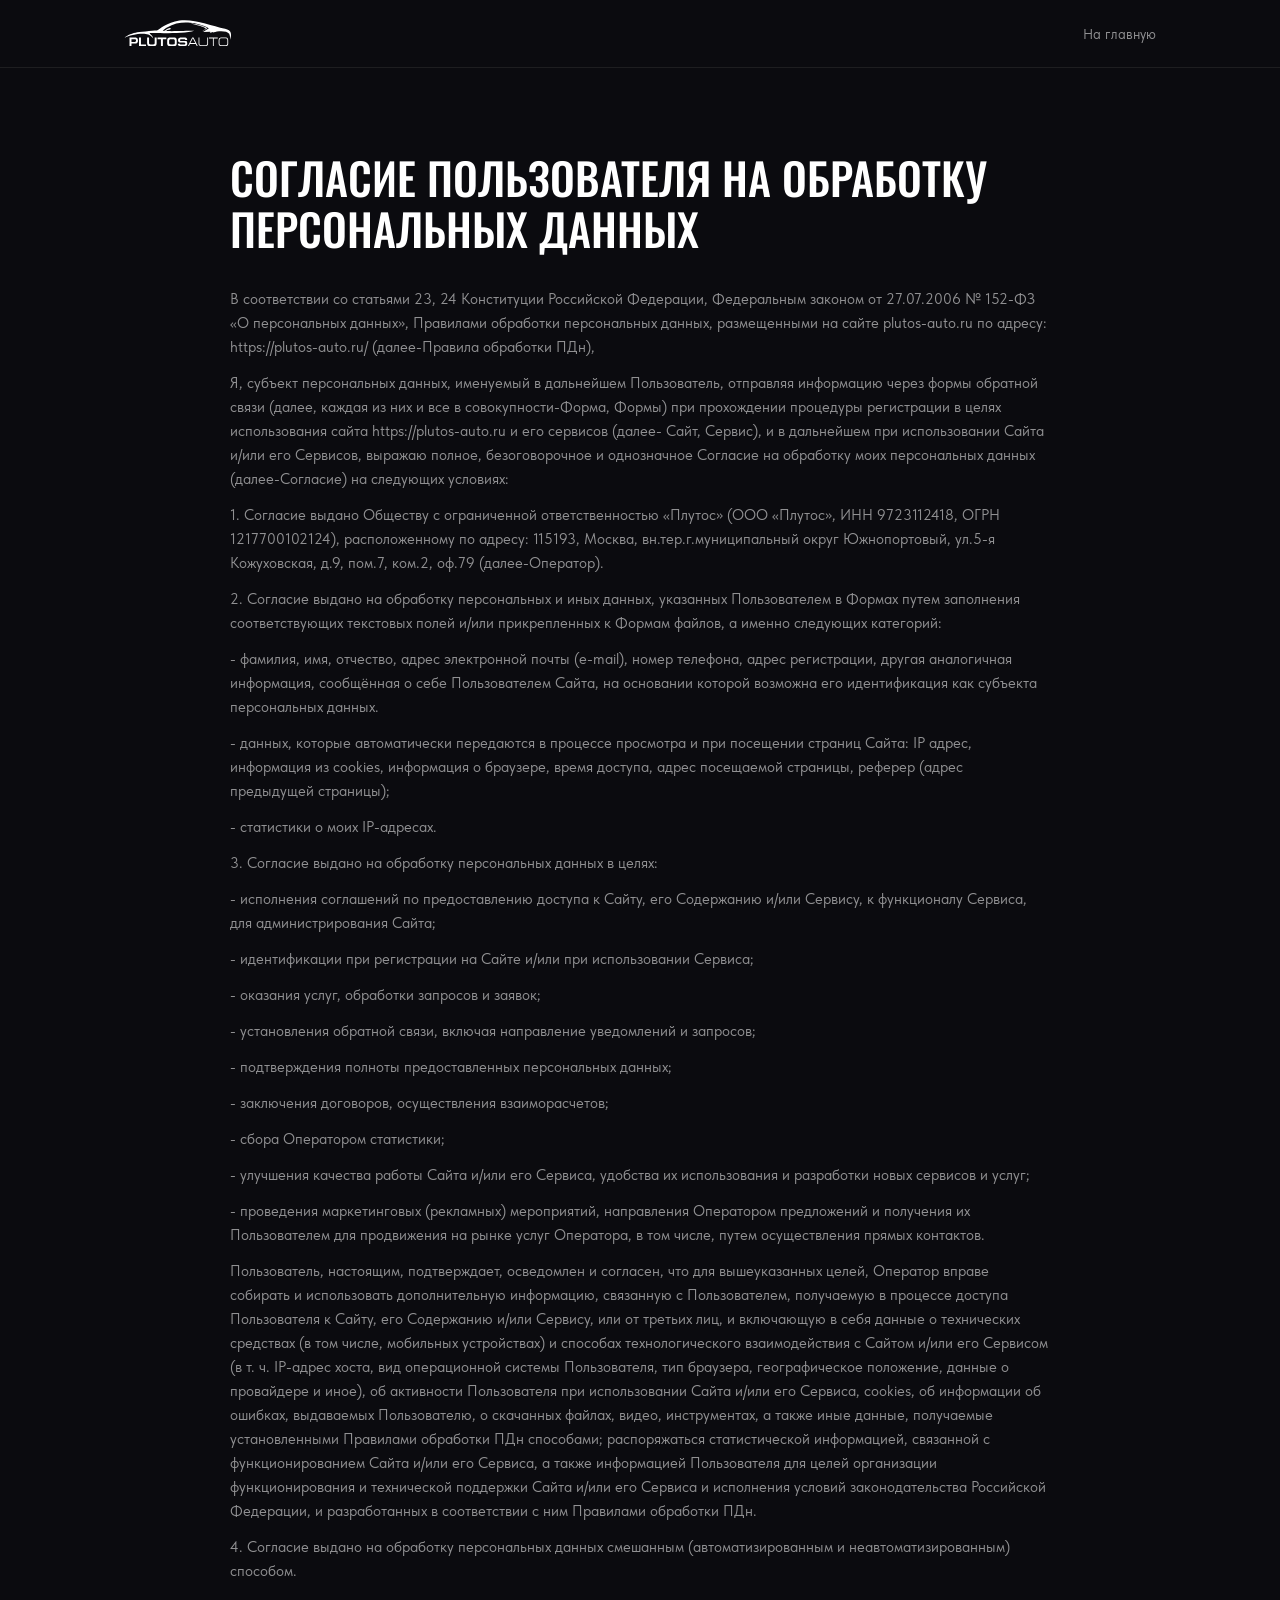
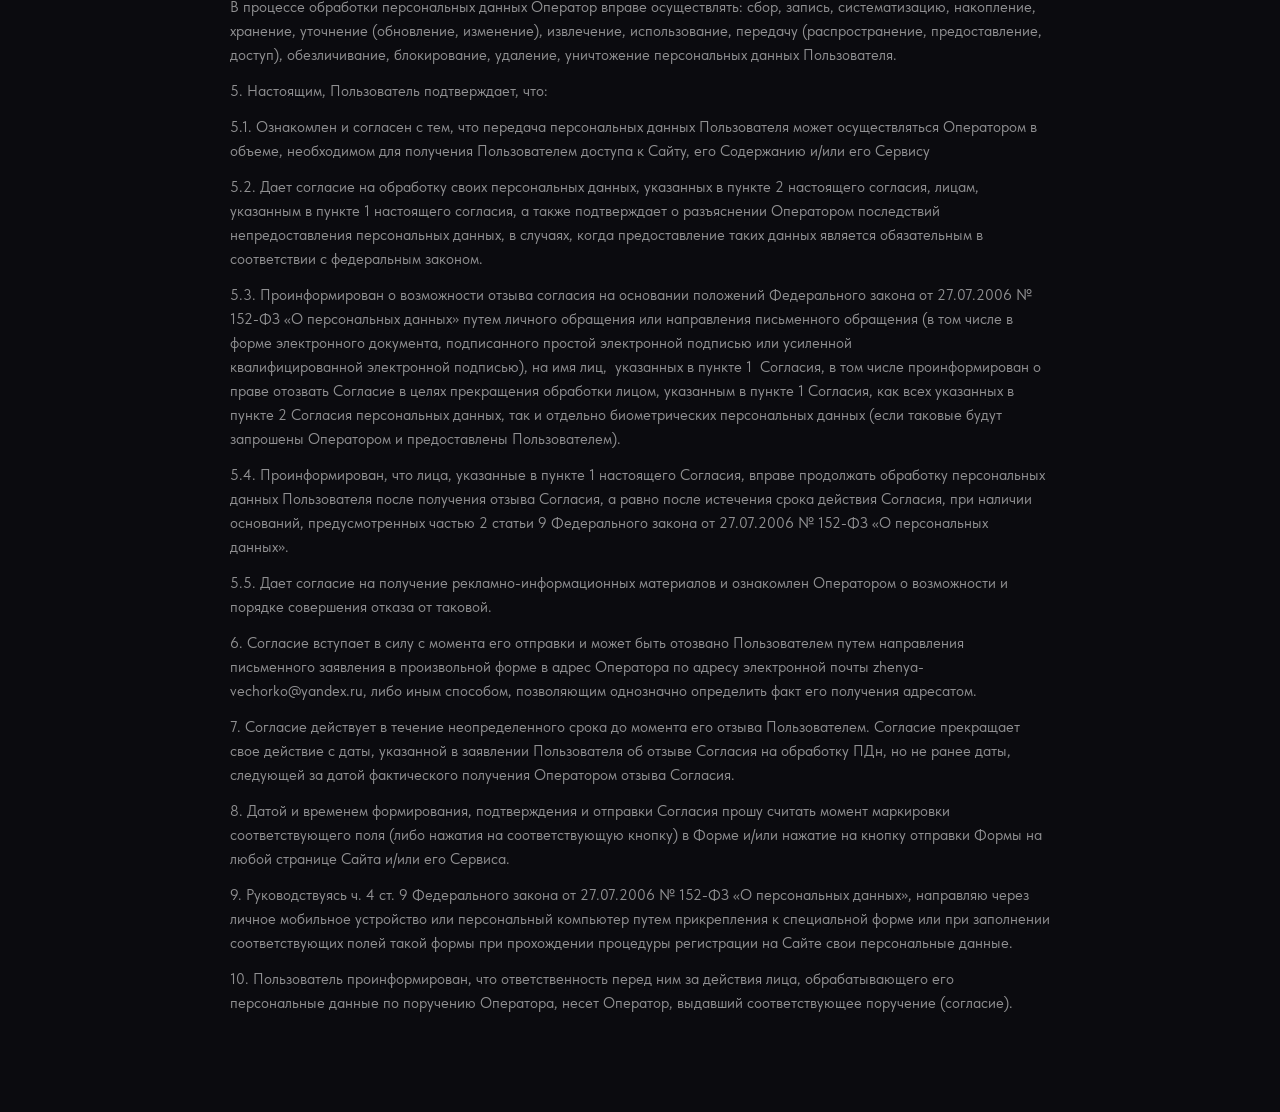
<file: auto/agree.html>
<!DOCTYPE html>
<html lang="ru">
<head>
  <meta charset="UTF-8">
  <meta name="viewport" content="width=device-width, initial-scale=1">
  <title>Согласие Пользователя на обработку персональных данных — PlutosAuto</title>
  <link rel="icon" type="image/svg+xml" href="media/favicon.svg">
  <link rel="preconnect" href="https://fonts.googleapis.com">
  <link rel="preconnect" href="https://fonts.gstatic.com" crossorigin>
  <link href="https://fonts.googleapis.com/css2?family=Oswald:wght@500;600&display=swap" rel="stylesheet">
  <link rel="stylesheet" href="css/style.css">
</head>
<body>
  <header class="doc-header">
    <div class="container">
      <a href="index.html" aria-label="PlutosAuto — на главную"><img class="logo" src="media/logo.svg" alt="PlutosAuto" width="108" height="27"></a>
      <a class="doc-back" href="index.html">На главную</a>
    </div>
  </header>
  <main class="section">
    <article class="container doc">
      <h1>Согласие Пользователя на обработку персональных данных</h1>
      <p>В соответствии со статьями 23, 24 Конституции Российской Федерации, Федеральным законом от 27.07.2006 № 152-ФЗ «О персональных данных», Правилами обработки персональных данных, размещенными на сайте plutos-auto.ru по адресу: https://plutos-auto.ru/ (далее-Правила обработки ПДн),</p>
      <p>Я, субъект персональных данных, именуемый в дальнейшем Пользователь, отправляя информацию через формы обратной связи (далее, каждая из них и все в совокупности-Форма, Формы) при прохождении процедуры регистрации в целях использования сайта https://plutos-auto.ru и его сервисов (далее- Сайт, Сервис), и в дальнейшем при использовании Сайта и/или его Сервисов, выражаю полное, безоговорочное и однозначное Согласие на обработку моих персональных данных (далее-Согласие) на следующих условиях:</p>
      <p>1. Согласие выдано Обществу с ограниченной ответственностью «Плутос» (ООО «Плутос», ИНН 9723112418, ОГРН 1217700102124), расположенному по адресу: 115193, Москва, вн.тер.г.муниципальный округ Южнопортовый, ул.5-я Кожуховская, д.9, пом.7, ком.2, оф.79 (далее-Оператор).</p>
      <p>2. Согласие выдано на обработку персональных и иных данных, указанных Пользователем в Формах путем заполнения соответствующих текстовых полей и/или прикрепленных к Формам файлов, а именно следующих категорий:</p>
      <p>- фамилия, имя, отчество, адрес электронной почты (e-mail), номер телефона, адрес регистрации, другая аналогичная информация, сообщённая о себе Пользователем Сайта, на основании которой возможна его идентификация как субъекта персональных данных.</p>
      <p>- данных, которые автоматически передаются в процессе просмотра и при посещении страниц Сайта: IP адрес, информация из cookies, информация о браузере, время доступа, адрес посещаемой страницы, реферер (адрес предыдущей страницы);</p>
      <p>- статистики о моих IP-адресах.</p>
      <p>3. Согласие выдано на обработку персональных данных в целях:</p>
      <p>- исполнения соглашений по предоставлению доступа к Сайту, его Содержанию и/или Сервису, к функционалу Сервиса, для администрирования Сайта;</p>
      <p>- идентификации при регистрации на Сайте и/или при использовании Сервиса;</p>
      <p>- оказания услуг, обработки запросов и заявок;</p>
      <p>- установления обратной связи, включая направление уведомлений и запросов;</p>
      <p>- подтверждения полноты предоставленных персональных данных;</p>
      <p>- заключения договоров, осуществления взаиморасчетов;</p>
      <p>- сбора Оператором статистики;</p>
      <p>- улучшения качества работы Сайта и/или его Сервиса, удобства их использования и разработки новых сервисов и услуг;</p>
      <p>- проведения маркетинговых (рекламных) мероприятий, направления Оператором предложений и получения их Пользователем для продвижения на рынке услуг Оператора, в том числе, путем осуществления прямых контактов.</p>
      <p>Пользователь, настоящим, подтверждает, осведомлен и согласен, что для вышеуказанных целей, Оператор вправе собирать и использовать дополнительную информацию, связанную с Пользователем, получаемую в процессе доступа Пользователя к Сайту, его Содержанию и/или Сервису, или от третьих лиц, и включающую в себя данные о технических средствах (в том числе, мобильных устройствах) и способах технологического взаимодействия с Сайтом и/или его Сервисом (в т. ч. IP-адрес хоста, вид операционной системы Пользователя, тип браузера, географическое положение, данные о провайдере и иное), об активности Пользователя при использовании Сайта и/или его Сервиса, cookies, об информации об ошибках, выдаваемых Пользователю, о скачанных файлах, видео, инструментах, а также иные данные, получаемые установленными Правилами обработки ПДн способами; распоряжаться статистической информацией, связанной с функционированием Сайта и/или его Сервиса, а также информацией Пользователя для целей организации функционирования и технической поддержки Сайта и/или его Сервиса и исполнения условий законодательства Российской Федерации, и разработанных в соответствии с ним Правилами обработки ПДн.</p>
      <p>4. Согласие выдано на обработку персональных данных смешанным (автоматизированным и неавтоматизированным) способом.</p>
      <p>В процессе обработки персональных данных Оператор вправе осуществлять: сбор, запись, систематизацию, накопление, хранение, уточнение (обновление, изменение), извлечение, использование, передачу (распространение, предоставление, доступ), обезличивание, блокирование, удаление, уничтожение персональных данных Пользователя.</p>
      <p>5. Настоящим, Пользователь подтверждает, что:</p>
      <p>5.1. Ознакомлен и согласен с тем, что передача персональных данных Пользователя может осуществляться Оператором в объеме, необходимом для получения Пользователем доступа к Сайту, его Содержанию и/или его Сервису</p>
      <p>5.2. Дает согласие на обработку своих персональных данных, указанных в пункте 2 настоящего согласия, лицам, указанным в пункте 1 настоящего согласия, а также подтверждает о разъяснении Оператором последствий непредоставления персональных данных, в случаях, когда предоставление таких данных является обязательным в соответствии с федеральным законом.</p>
      <p>5.3. Проинформирован о возможности отзыва согласия на основании положений Федерального закона от 27.07.2006 № 152-ФЗ «О персональных данных» путем личного обращения или направления письменного обращения (в том числе в форме электронного документа, подписанного простой электронной подписью или усиленной квалифицированной электронной подписью), на имя лиц,  указанных в пункте 1  Согласия, в том числе проинформирован о праве отозвать Согласие в целях прекращения обработки лицом, указанным в пункте 1 Согласия, как всех указанных в пункте 2 Согласия персональных данных, так и отдельно биометрических персональных данных (если таковые будут запрошены Оператором и предоставлены Пользователем).</p>
      <p>5.4. Проинформирован, что лица, указанные в пункте 1 настоящего Согласия, вправе продолжать обработку персональных данных Пользователя после получения отзыва Согласия, а равно после истечения срока действия Согласия, при наличии оснований, предусмотренных частью 2 статьи 9 Федерального закона от 27.07.2006 № 152-ФЗ «О персональных данных».</p>
      <p>5.5. Дает согласие на получение рекламно-информационных материалов и ознакомлен Оператором о возможности и порядке совершения отказа от таковой.</p>
      <p>6. Согласие вступает в силу с момента его отправки и может быть отозвано Пользователем путем направления письменного заявления в произвольной форме в адрес Оператора по адресу электронной почты zhenya-vechorko@yandex.ru, либо иным способом, позволяющим однозначно определить факт его получения адресатом.</p>
      <p>7. Согласие действует в течение неопределенного срока до момента его отзыва Пользователем. Согласие прекращает свое действие с даты, указанной в заявлении Пользователя об отзыве Согласия на обработку ПДн, но не ранее даты, следующей за датой фактического получения Оператором отзыва Согласия.</p>
      <p>8. Датой и временем формирования, подтверждения и отправки Согласия прошу считать момент маркировки соответствующего поля (либо нажатия на соответствующую кнопку) в Форме и/или нажатие на кнопку отправки Формы на любой странице Сайта и/или его Сервиса.</p>
      <p>9. Руководствуясь ч. 4 ст. 9 Федерального закона от 27.07.2006 № 152-ФЗ «О персональных данных», направляю через личное мобильное устройство или персональный компьютер путем прикрепления к специальной форме или при заполнении соответствующих полей такой формы при прохождении процедуры регистрации на Сайте свои персональные данные.</p>
      <p>10. Пользователь проинформирован, что ответственность перед ним за действия лица, обрабатывающего его персональные данные по поручению Оператора, несет Оператор, выдавший соответствующее поручение (согласие).</p>
    </article>
  </main>
</body>
</html>
</file>
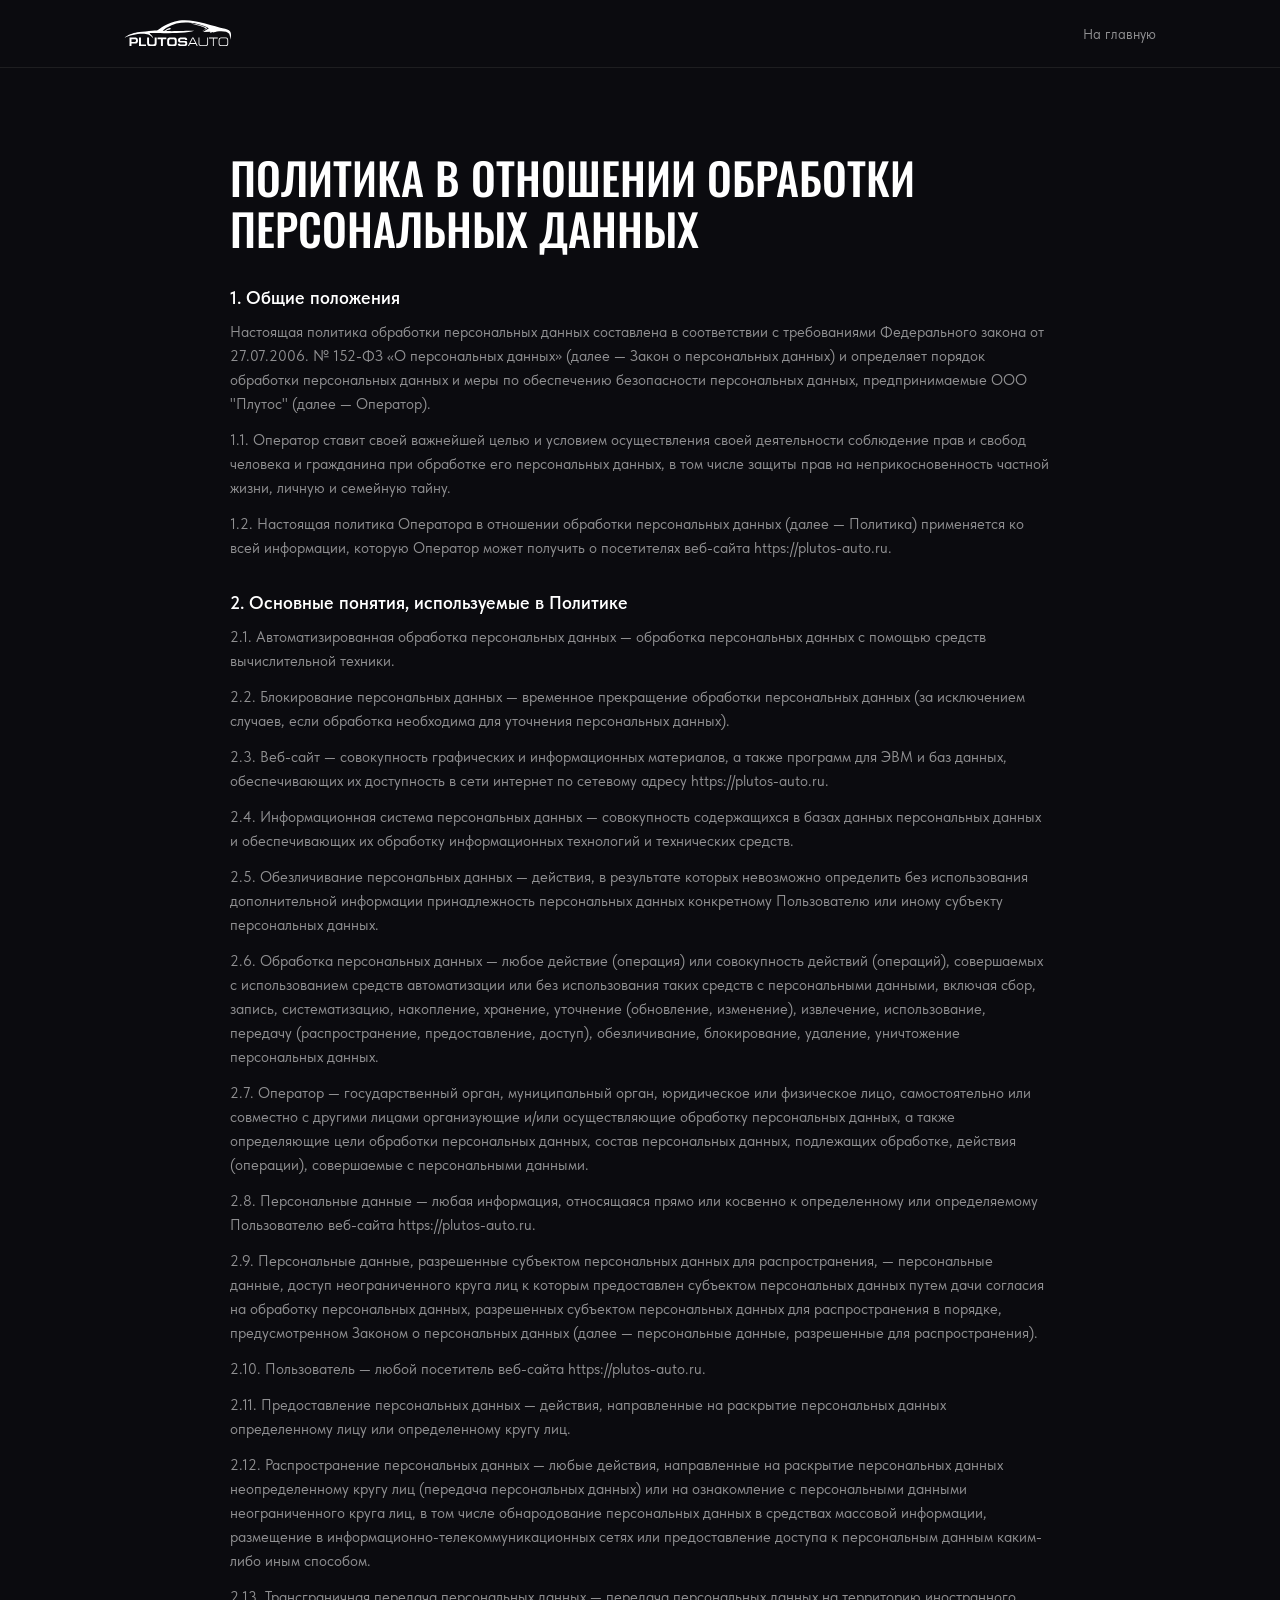
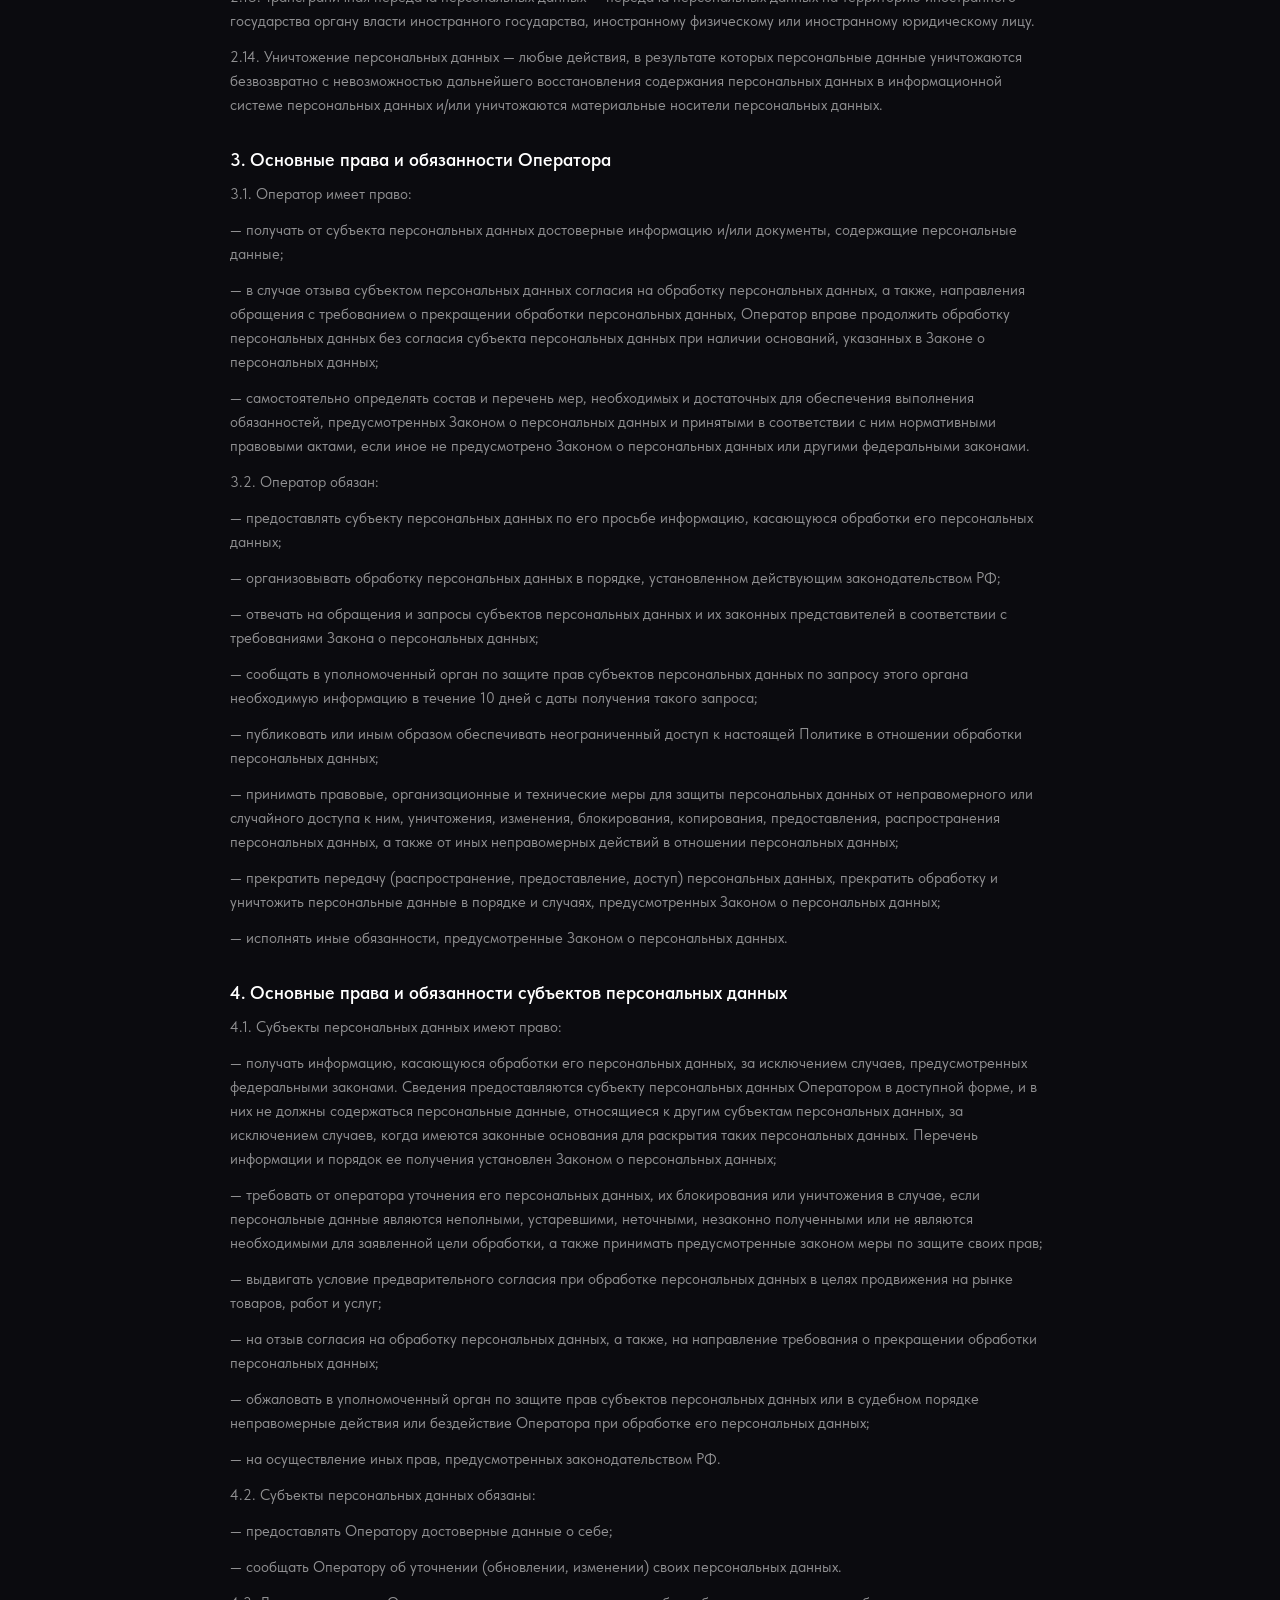
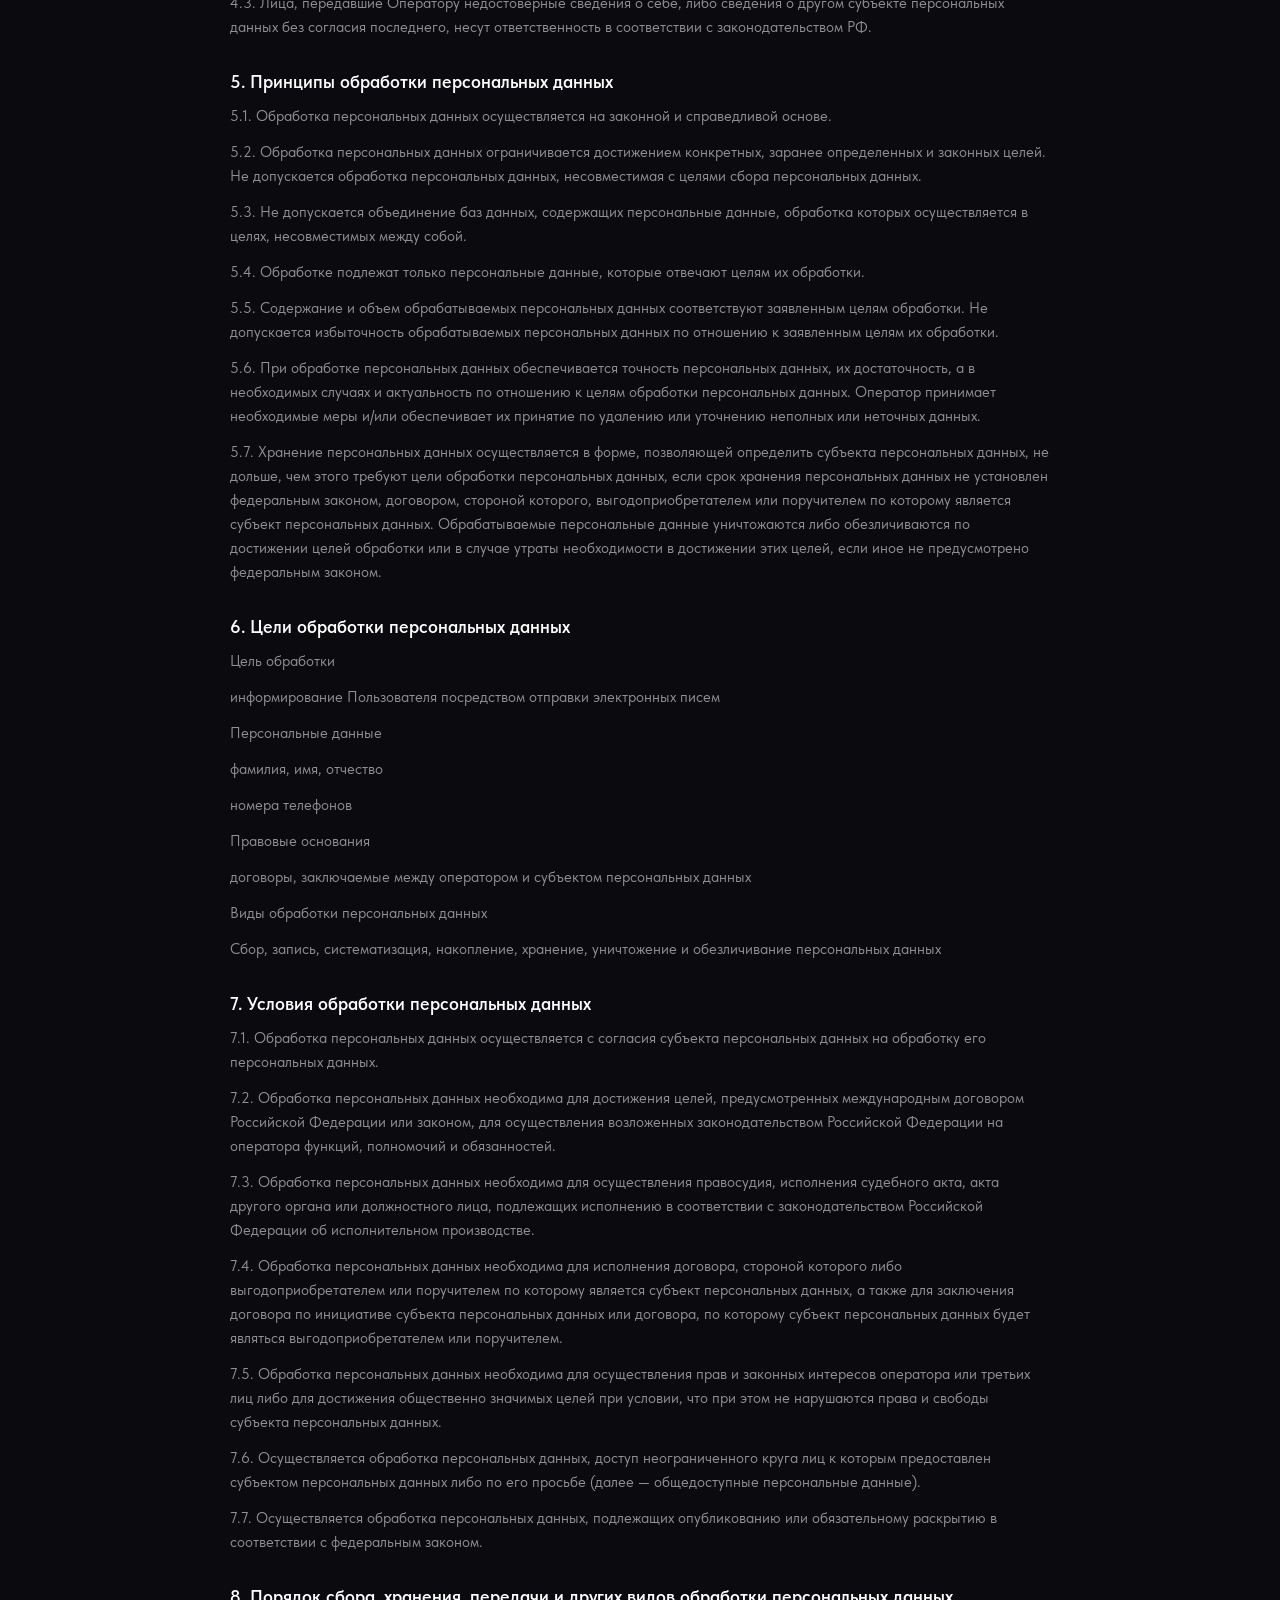
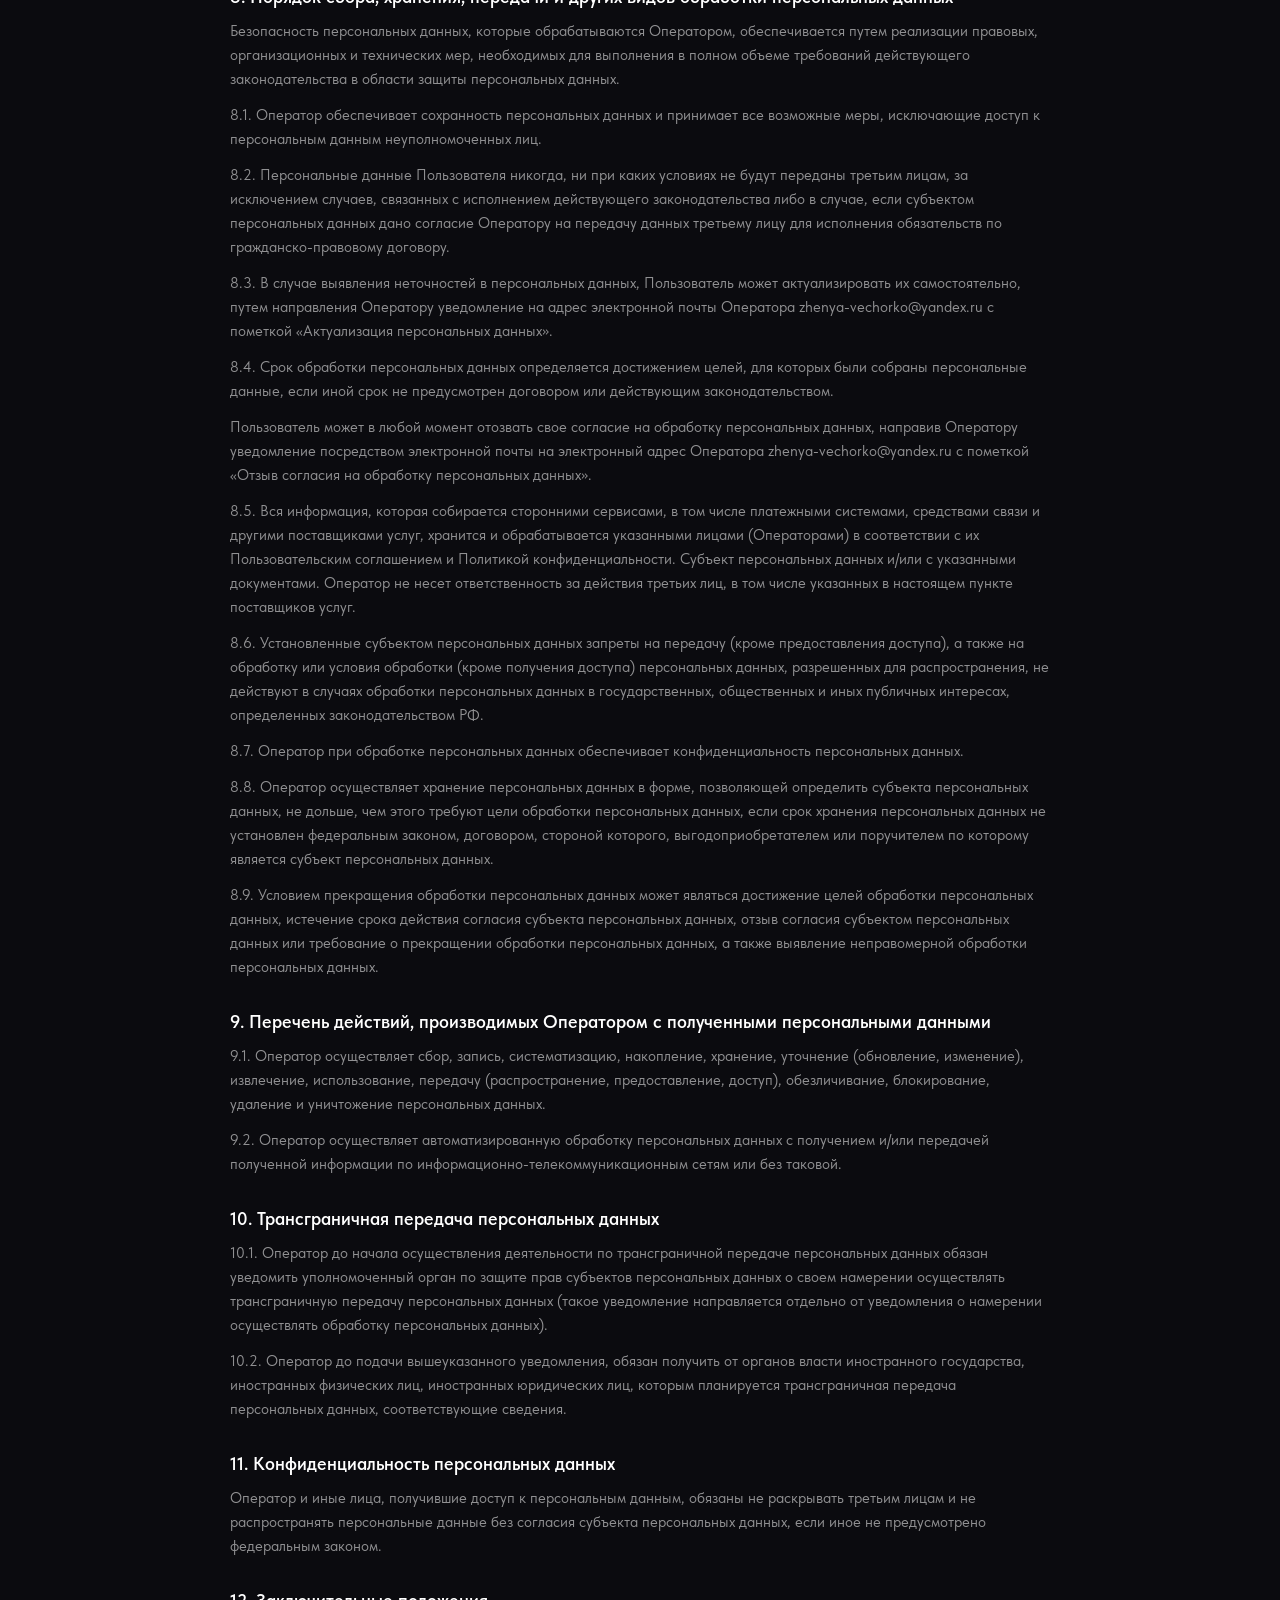
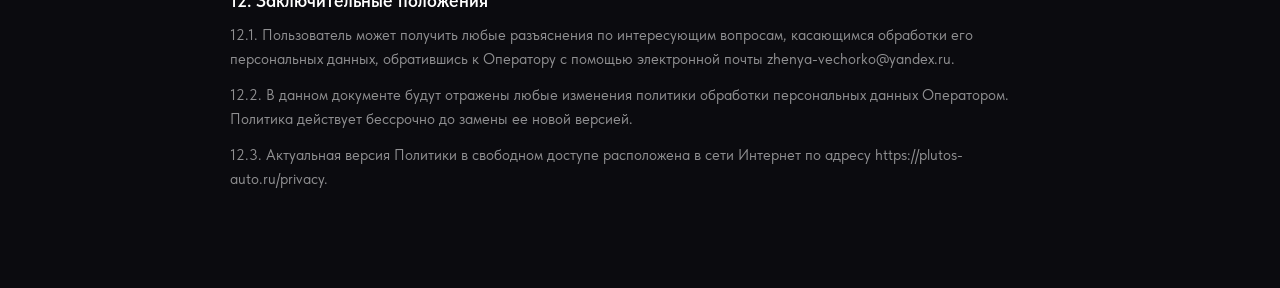
<file: auto/policy.html>
<!DOCTYPE html>
<html lang="ru">
<head>
  <meta charset="UTF-8">
  <meta name="viewport" content="width=device-width, initial-scale=1">
  <title>Политика в отношении обработки персональных данных — PlutosAuto</title>
  <link rel="icon" type="image/svg+xml" href="media/favicon.svg">
  <link rel="preconnect" href="https://fonts.googleapis.com">
  <link rel="preconnect" href="https://fonts.gstatic.com" crossorigin>
  <link href="https://fonts.googleapis.com/css2?family=Oswald:wght@500;600&display=swap" rel="stylesheet">
  <link rel="stylesheet" href="css/style.css">
</head>
<body>
  <header class="doc-header">
    <div class="container">
      <a href="index.html" aria-label="PlutosAuto — на главную"><img class="logo" src="media/logo.svg" alt="PlutosAuto" width="108" height="27"></a>
      <a class="doc-back" href="index.html">На главную</a>
    </div>
  </header>
  <main class="section">
    <article class="container doc">
      <h1>Политика в отношении обработки персональных данных</h1>
      <h2>1. Общие положения</h2>
      <p>Настоящая политика обработки персональных данных составлена в соответствии с требованиями Федерального закона от 27.07.2006. № 152-ФЗ «О персональных данных» (далее — Закон о персональных данных) и определяет порядок обработки персональных данных и меры по обеспечению безопасности персональных данных, предпринимаемые ООО "Плутос" (далее — Оператор).</p>
      <p>1.1. Оператор ставит своей важнейшей целью и условием осуществления своей деятельности соблюдение прав и свобод человека и гражданина при обработке его персональных данных, в том числе защиты прав на неприкосновенность частной жизни, личную и семейную тайну.</p>
      <p>1.2. Настоящая политика Оператора в отношении обработки персональных данных (далее — Политика) применяется ко всей информации, которую Оператор может получить о посетителях веб-сайта https://plutos-auto.ru.</p>
      <h2>2. Основные понятия, используемые в Политике</h2>
      <p>2.1. Автоматизированная обработка персональных данных — обработка персональных данных с помощью средств вычислительной техники.</p>
      <p>2.2. Блокирование персональных данных — временное прекращение обработки персональных данных (за исключением случаев, если обработка необходима для уточнения персональных данных).</p>
      <p>2.3. Веб-сайт — совокупность графических и информационных материалов, а также программ для ЭВМ и баз данных, обеспечивающих их доступность в сети интернет по сетевому адресу https://plutos-auto.ru.</p>
      <p>2.4. Информационная система персональных данных — совокупность содержащихся в базах данных персональных данных и обеспечивающих их обработку информационных технологий и технических средств.</p>
      <p>2.5. Обезличивание персональных данных — действия, в результате которых невозможно определить без использования дополнительной информации принадлежность персональных данных конкретному Пользователю или иному субъекту персональных данных.</p>
      <p>2.6. Обработка персональных данных — любое действие (операция) или совокупность действий (операций), совершаемых с использованием средств автоматизации или без использования таких средств с персональными данными, включая сбор, запись, систематизацию, накопление, хранение, уточнение (обновление, изменение), извлечение, использование, передачу (распространение, предоставление, доступ), обезличивание, блокирование, удаление, уничтожение персональных данных.</p>
      <p>2.7. Оператор — государственный орган, муниципальный орган, юридическое или физическое лицо, самостоятельно или совместно с другими лицами организующие и/или осуществляющие обработку персональных данных, а также определяющие цели обработки персональных данных, состав персональных данных, подлежащих обработке, действия (операции), совершаемые с персональными данными.</p>
      <p>2.8. Персональные данные — любая информация, относящаяся прямо или косвенно к определенному или определяемому Пользователю веб-сайта https://plutos-auto.ru.</p>
      <p>2.9. Персональные данные, разрешенные субъектом персональных данных для распространения, — персональные данные, доступ неограниченного круга лиц к которым предоставлен субъектом персональных данных путем дачи согласия на обработку персональных данных, разрешенных субъектом персональных данных для распространения в порядке, предусмотренном Законом о персональных данных (далее — персональные данные, разрешенные для распространения).</p>
      <p>2.10. Пользователь — любой посетитель веб-сайта https://plutos-auto.ru.</p>
      <p>2.11. Предоставление персональных данных — действия, направленные на раскрытие персональных данных определенному лицу или определенному кругу лиц.</p>
      <p>2.12. Распространение персональных данных — любые действия, направленные на раскрытие персональных данных неопределенному кругу лиц (передача персональных данных) или на ознакомление с персональными данными неограниченного круга лиц, в том числе обнародование персональных данных в средствах массовой информации, размещение в информационно-телекоммуникационных сетях или предоставление доступа к персональным данным каким-либо иным способом.</p>
      <p>2.13. Трансграничная передача персональных данных — передача персональных данных на территорию иностранного государства органу власти иностранного государства, иностранному физическому или иностранному юридическому лицу.</p>
      <p>2.14. Уничтожение персональных данных — любые действия, в результате которых персональные данные уничтожаются безвозвратно с невозможностью дальнейшего восстановления содержания персональных данных в информационной системе персональных данных и/или уничтожаются материальные носители персональных данных.</p>
      <h2>3. Основные права и обязанности Оператора</h2>
      <p>3.1. Оператор имеет право:</p>
      <p>— получать от субъекта персональных данных достоверные информацию и/или документы, содержащие персональные данные;</p>
      <p>— в случае отзыва субъектом персональных данных согласия на обработку персональных данных, а также, направления обращения с требованием о прекращении обработки персональных данных, Оператор вправе продолжить обработку персональных данных без согласия субъекта персональных данных при наличии оснований, указанных в Законе о персональных данных;</p>
      <p>— самостоятельно определять состав и перечень мер, необходимых и достаточных для обеспечения выполнения обязанностей, предусмотренных Законом о персональных данных и принятыми в соответствии с ним нормативными правовыми актами, если иное не предусмотрено Законом о персональных данных или другими федеральными законами.</p>
      <p>3.2. Оператор обязан:</p>
      <p>— предоставлять субъекту персональных данных по его просьбе информацию, касающуюся обработки его персональных данных;</p>
      <p>— организовывать обработку персональных данных в порядке, установленном действующим законодательством РФ;</p>
      <p>— отвечать на обращения и запросы субъектов персональных данных и их законных представителей в соответствии с требованиями Закона о персональных данных;</p>
      <p>— сообщать в уполномоченный орган по защите прав субъектов персональных данных по запросу этого органа необходимую информацию в течение 10 дней с даты получения такого запроса;</p>
      <p>— публиковать или иным образом обеспечивать неограниченный доступ к настоящей Политике в отношении обработки персональных данных;</p>
      <p>— принимать правовые, организационные и технические меры для защиты персональных данных от неправомерного или случайного доступа к ним, уничтожения, изменения, блокирования, копирования, предоставления, распространения персональных данных, а также от иных неправомерных действий в отношении персональных данных;</p>
      <p>— прекратить передачу (распространение, предоставление, доступ) персональных данных, прекратить обработку и уничтожить персональные данные в порядке и случаях, предусмотренных Законом о персональных данных;</p>
      <p>— исполнять иные обязанности, предусмотренные Законом о персональных данных.</p>
      <h2>4. Основные права и обязанности субъектов персональных данных</h2>
      <p>4.1. Субъекты персональных данных имеют право:</p>
      <p>— получать информацию, касающуюся обработки его персональных данных, за исключением случаев, предусмотренных федеральными законами. Сведения предоставляются субъекту персональных данных Оператором в доступной форме, и в них не должны содержаться персональные данные, относящиеся к другим субъектам персональных данных, за исключением случаев, когда имеются законные основания для раскрытия таких персональных данных. Перечень информации и порядок ее получения установлен Законом о персональных данных;</p>
      <p>— требовать от оператора уточнения его персональных данных, их блокирования или уничтожения в случае, если персональные данные являются неполными, устаревшими, неточными, незаконно полученными или не являются необходимыми для заявленной цели обработки, а также принимать предусмотренные законом меры по защите своих прав;</p>
      <p>— выдвигать условие предварительного согласия при обработке персональных данных в целях продвижения на рынке товаров, работ и услуг;</p>
      <p>— на отзыв согласия на обработку персональных данных, а также, на направление требования о прекращении обработки персональных данных;</p>
      <p>— обжаловать в уполномоченный орган по защите прав субъектов персональных данных или в судебном порядке неправомерные действия или бездействие Оператора при обработке его персональных данных;</p>
      <p>— на осуществление иных прав, предусмотренных законодательством РФ.</p>
      <p>4.2. Субъекты персональных данных обязаны:</p>
      <p>— предоставлять Оператору достоверные данные о себе;</p>
      <p>— сообщать Оператору об уточнении (обновлении, изменении) своих персональных данных.</p>
      <p>4.3. Лица, передавшие Оператору недостоверные сведения о себе, либо сведения о другом субъекте персональных данных без согласия последнего, несут ответственность в соответствии с законодательством РФ.</p>
      <h2>5. Принципы обработки персональных данных</h2>
      <p>5.1. Обработка персональных данных осуществляется на законной и справедливой основе.</p>
      <p>5.2. Обработка персональных данных ограничивается достижением конкретных, заранее определенных и законных целей. Не допускается обработка персональных данных, несовместимая с целями сбора персональных данных.</p>
      <p>5.3. Не допускается объединение баз данных, содержащих персональные данные, обработка которых осуществляется в целях, несовместимых между собой.</p>
      <p>5.4. Обработке подлежат только персональные данные, которые отвечают целям их обработки.</p>
      <p>5.5. Содержание и объем обрабатываемых персональных данных соответствуют заявленным целям обработки. Не допускается избыточность обрабатываемых персональных данных по отношению к заявленным целям их обработки.</p>
      <p>5.6. При обработке персональных данных обеспечивается точность персональных данных, их достаточность, а в необходимых случаях и актуальность по отношению к целям обработки персональных данных. Оператор принимает необходимые меры и/или обеспечивает их принятие по удалению или уточнению неполных или неточных данных.</p>
      <p>5.7. Хранение персональных данных осуществляется в форме, позволяющей определить субъекта персональных данных, не дольше, чем этого требуют цели обработки персональных данных, если срок хранения персональных данных не установлен федеральным законом, договором, стороной которого, выгодоприобретателем или поручителем по которому является субъект персональных данных. Обрабатываемые персональные данные уничтожаются либо обезличиваются по достижении целей обработки или в случае утраты необходимости в достижении этих целей, если иное не предусмотрено федеральным законом.</p>
      <h2>6. Цели обработки персональных данных</h2>
      <p>Цель обработки</p>
      <p>информирование Пользователя посредством отправки электронных писем</p>
      <p>Персональные данные</p>
      <p>фамилия, имя, отчество</p>
      <p>номера телефонов</p>
      <p>Правовые основания</p>
      <p>договоры, заключаемые между оператором и субъектом персональных данных</p>
      <p>Виды обработки персональных данных</p>
      <p>Сбор, запись, систематизация, накопление, хранение, уничтожение и обезличивание персональных данных</p>
      <h2>7. Условия обработки персональных данных</h2>
      <p>7.1. Обработка персональных данных осуществляется с согласия субъекта персональных данных на обработку его персональных данных.</p>
      <p>7.2. Обработка персональных данных необходима для достижения целей, предусмотренных международным договором Российской Федерации или законом, для осуществления возложенных законодательством Российской Федерации на оператора функций, полномочий и обязанностей.</p>
      <p>7.3. Обработка персональных данных необходима для осуществления правосудия, исполнения судебного акта, акта другого органа или должностного лица, подлежащих исполнению в соответствии с законодательством Российской Федерации об исполнительном производстве.</p>
      <p>7.4. Обработка персональных данных необходима для исполнения договора, стороной которого либо выгодоприобретателем или поручителем по которому является субъект персональных данных, а также для заключения договора по инициативе субъекта персональных данных или договора, по которому субъект персональных данных будет являться выгодоприобретателем или поручителем.</p>
      <p>7.5. Обработка персональных данных необходима для осуществления прав и законных интересов оператора или третьих лиц либо для достижения общественно значимых целей при условии, что при этом не нарушаются права и свободы субъекта персональных данных.</p>
      <p>7.6. Осуществляется обработка персональных данных, доступ неограниченного круга лиц к которым предоставлен субъектом персональных данных либо по его просьбе (далее — общедоступные персональные данные).</p>
      <p>7.7. Осуществляется обработка персональных данных, подлежащих опубликованию или обязательному раскрытию в соответствии с федеральным законом.</p>
      <h2>8. Порядок сбора, хранения, передачи и других видов обработки персональных данных</h2>
      <p>Безопасность персональных данных, которые обрабатываются Оператором, обеспечивается путем реализации правовых, организационных и технических мер, необходимых для выполнения в полном объеме требований действующего законодательства в области защиты персональных данных.</p>
      <p>8.1. Оператор обеспечивает сохранность персональных данных и принимает все возможные меры, исключающие доступ к персональным данным неуполномоченных лиц.</p>
      <p>8.2. Персональные данные Пользователя никогда, ни при каких условиях не будут переданы третьим лицам, за исключением случаев, связанных с исполнением действующего законодательства либо в случае, если субъектом персональных данных дано согласие Оператору на передачу данных третьему лицу для исполнения обязательств по гражданско-правовому договору.</p>
      <p>8.3. В случае выявления неточностей в персональных данных, Пользователь может актуализировать их самостоятельно, путем направления Оператору уведомление на адрес электронной почты Оператора zhenya-vechorko@yandex.ru с пометкой «Актуализация персональных данных».</p>
      <p>8.4. Срок обработки персональных данных определяется достижением целей, для которых были собраны персональные данные, если иной срок не предусмотрен договором или действующим законодательством.</p>
      <p>Пользователь может в любой момент отозвать свое согласие на обработку персональных данных, направив Оператору уведомление посредством электронной почты на электронный адрес Оператора zhenya-vechorko@yandex.ru с пометкой «Отзыв согласия на обработку персональных данных».</p>
      <p>8.5. Вся информация, которая собирается сторонними сервисами, в том числе платежными системами, средствами связи и другими поставщиками услуг, хранится и обрабатывается указанными лицами (Операторами) в соответствии с их Пользовательским соглашением и Политикой конфиденциальности. Субъект персональных данных и/или с указанными документами. Оператор не несет ответственность за действия третьих лиц, в том числе указанных в настоящем пункте поставщиков услуг.</p>
      <p>8.6. Установленные субъектом персональных данных запреты на передачу (кроме предоставления доступа), а также на обработку или условия обработки (кроме получения доступа) персональных данных, разрешенных для распространения, не действуют в случаях обработки персональных данных в государственных, общественных и иных публичных интересах, определенных законодательством РФ.</p>
      <p>8.7. Оператор при обработке персональных данных обеспечивает конфиденциальность персональных данных.</p>
      <p>8.8. Оператор осуществляет хранение персональных данных в форме, позволяющей определить субъекта персональных данных, не дольше, чем этого требуют цели обработки персональных данных, если срок хранения персональных данных не установлен федеральным законом, договором, стороной которого, выгодоприобретателем или поручителем по которому является субъект персональных данных.</p>
      <p>8.9. Условием прекращения обработки персональных данных может являться достижение целей обработки персональных данных, истечение срока действия согласия субъекта персональных данных, отзыв согласия субъектом персональных данных или требование о прекращении обработки персональных данных, а также выявление неправомерной обработки персональных данных.</p>
      <h2>9. Перечень действий, производимых Оператором с полученными персональными данными</h2>
      <p>9.1. Оператор осуществляет сбор, запись, систематизацию, накопление, хранение, уточнение (обновление, изменение), извлечение, использование, передачу (распространение, предоставление, доступ), обезличивание, блокирование, удаление и уничтожение персональных данных.</p>
      <p>9.2. Оператор осуществляет автоматизированную обработку персональных данных с получением и/или передачей полученной информации по информационно-телекоммуникационным сетям или без таковой.</p>
      <h2>10. Трансграничная передача персональных данных</h2>
      <p>10.1. Оператор до начала осуществления деятельности по трансграничной передаче персональных данных обязан уведомить уполномоченный орган по защите прав субъектов персональных данных о своем намерении осуществлять трансграничную передачу персональных данных (такое уведомление направляется отдельно от уведомления о намерении осуществлять обработку персональных данных).</p>
      <p>10.2. Оператор до подачи вышеуказанного уведомления, обязан получить от органов власти иностранного государства, иностранных физических лиц, иностранных юридических лиц, которым планируется трансграничная передача персональных данных, соответствующие сведения.</p>
      <h2>11. Конфиденциальность персональных данных</h2>
      <p>Оператор и иные лица, получившие доступ к персональным данным, обязаны не раскрывать третьим лицам и не распространять персональные данные без согласия субъекта персональных данных, если иное не предусмотрено федеральным законом.</p>
      <h2>12. Заключительные положения</h2>
      <p>12.1. Пользователь может получить любые разъяснения по интересующим вопросам, касающимся обработки его персональных данных, обратившись к Оператору с помощью электронной почты zhenya-vechorko@yandex.ru.</p>
      <p>12.2. В данном документе будут отражены любые изменения политики обработки персональных данных Оператором. Политика действует бессрочно до замены ее новой версией.</p>
      <p>12.3. Актуальная версия Политики в свободном доступе расположена в сети Интернет по адресу https://plutos-auto.ru/privacy.</p>
    </article>
  </main>
</body>
</html>
</file>
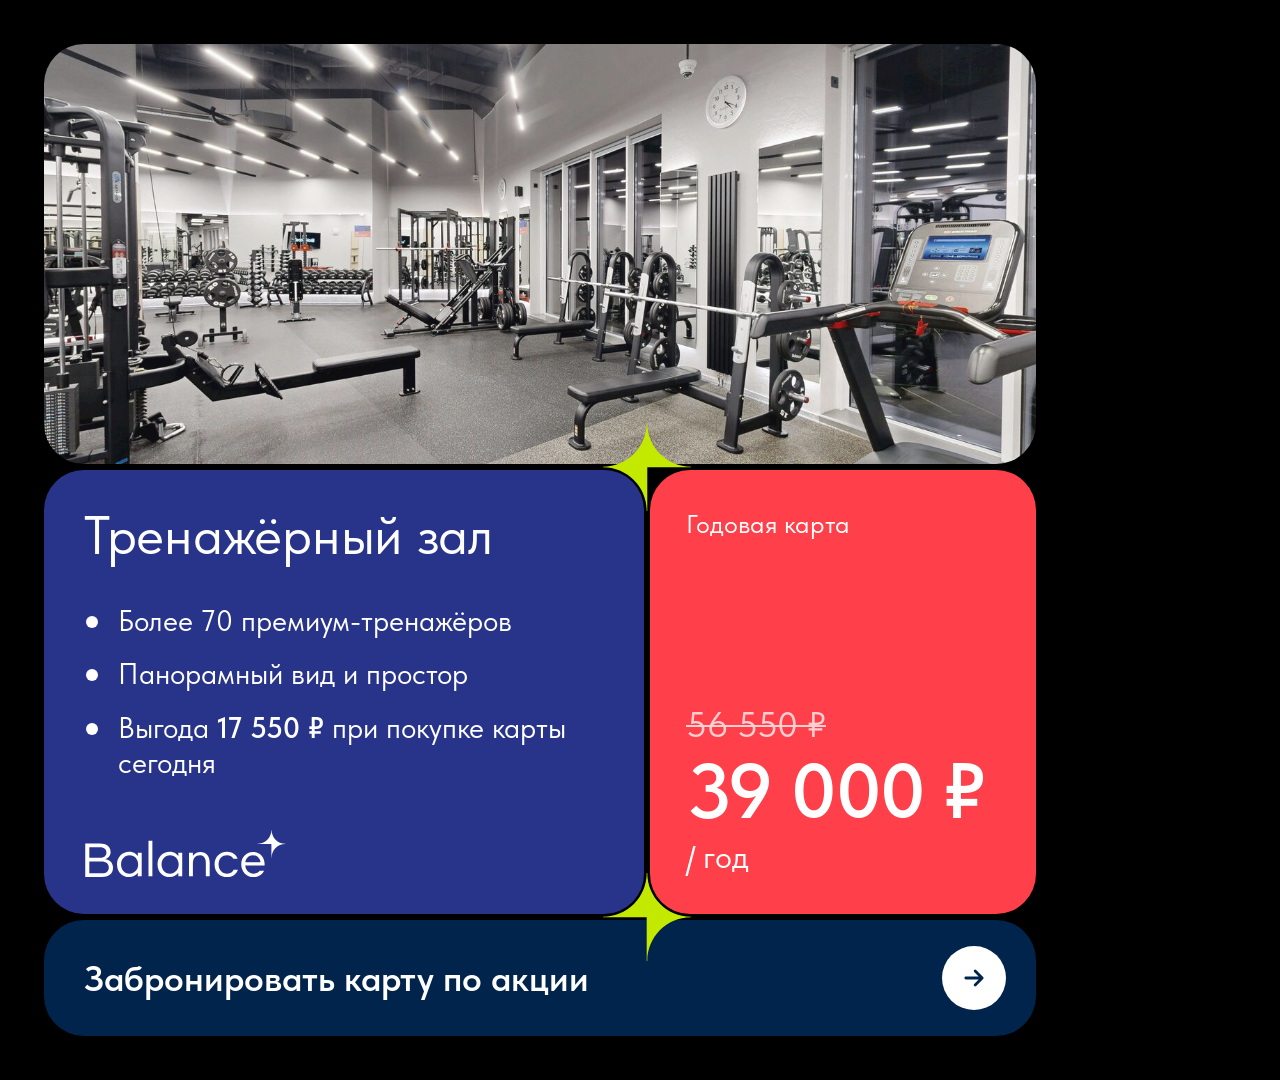
<file: banners/balance/gym-1x1.html>
<!doctype html>
<html lang="ru">
<head>
<meta charset="utf-8">
<title>Balance — тренажёрный зал, 1:1</title>
<style>
  /* Фирменный шрифт — Harmonia Sans Pro Cyr (лицензионный). Если он установлен, подхватится первым;
     иначе используется TildaSans с сайта balance-fit.ru. */
  @font-face { font-family: "TildaSans"; src: url("../../fonts/TildaSans-Regular.woff2") format("woff2"); font-weight: 400; }
  @font-face { font-family: "TildaSans"; src: url("../../fonts/TildaSans-Semibold.woff2") format("woff2"); font-weight: 600; }

  :root {
    /* Палитра из брендбука Balance 2023 */
    --black: #000000;
    --white: #ffffff;
    --electric-green: #c3e900; /* только для «искры» */
    --high-blue: #28348a;
    --red: #ff3f49;
    --deep-blue: #00244b;

    --pad: 44px;   /* поле по периметру = половина ширины «искры» */
    --spark: 88px;
    --r: 40px;     /* скругление модулей */
  }
  * { box-sizing: border-box; margin: 0; padding: 0; }
  html, body { width: 1080px; height: 1080px; background: var(--black); }
  body { font-family: "Harmonia Sans Pro Cyr", "TildaSans", Arial, sans-serif; color: var(--white); -webkit-font-smoothing: antialiased; }

  .banner { position: relative; width: 1080px; height: 1080px; overflow: hidden; background: var(--black); }
  .m { position: absolute; border-radius: var(--r); overflow: hidden; }

  /* Модуль D — фото зала */
  .photo {
    left: var(--pad); top: var(--pad); width: 992px; height: 420px;
    background: url("assets/gym.jpg") 40% 48% / 118% auto no-repeat;
    filter: contrast(.9) saturate(.85) brightness(1.04);
  }
  .logo { position: absolute; left: 40px; bottom: 36px; width: 202px; height: 48px; }

  /* Модуль A — текстовый, High Blue */
  .info { left: var(--pad); top: 470px; width: 600px; height: 444px; background: var(--high-blue); padding: 38px 40px; }
  .info h1 { font-size: 54px; font-weight: 400; line-height: 1.02; letter-spacing: -.005em; }
  .info ul { list-style: none; margin-top: 40px; }
  .info li { position: relative; padding-left: 34px; font-size: 29px; line-height: 1.22; }
  .info li + li { margin-top: 18px; }
  .info li::before { content: ""; position: absolute; left: 2px; top: 13px; width: 12px; height: 12px; border-radius: 50%; background: var(--white); }
  .info b { font-weight: 600; }

  /* Модуль B — цена, Red */
  .price { left: 650px; top: 470px; width: 386px; height: 444px; background: var(--red); padding: 38px 36px; display: flex; flex-direction: column; }
  .price__label { font-size: 26px; line-height: 1.2; }
  .price__bottom { margin-top: auto; }
  .price__old { font-size: 36px; opacity: .75; text-decoration: line-through; text-decoration-thickness: 2px; }
  .price__new { margin-top: 6px; font-size: 78px; font-weight: 600; line-height: 1; letter-spacing: -.02em; white-space: nowrap; }
  .price__per { margin-top: 8px; font-size: 32px; }

  /* Модуль — кнопка */
  .cta {
    left: var(--pad); top: 920px; width: 992px; height: 116px; background: var(--deep-blue);
    display: flex; align-items: center; justify-content: space-between; padding: 0 30px 0 40px;
    font-size: 36px; font-weight: 600;
  }
  .cta i { display: grid; place-items: center; width: 64px; height: 64px; border-radius: 50%; background: var(--white); }

  /* Символ «искра» на пересечениях модулей */
  .spark { position: absolute; width: var(--spark); height: var(--spark); margin: calc(var(--spark) / -2) 0 0 calc(var(--spark) / -2); }
</style>
</head>
<body>
<div class="banner">
  <div class="m photo"></div>

  <div class="m info">
    <h1>Тренажёрный зал</h1>
    <ul>
      <li>Более 70 премиум-тренажёров</li>
      <li>Панорамный вид и простор</li>
      <li>Выгода <b>17&nbsp;550&nbsp;₽</b> при покупке карты сегодня</li>
    </ul>
    <!-- Монохромный белый логотип: по брендбуку, если в макете есть отдельная «искра» -->
    <svg class="logo" viewBox="0 0 184 44" fill="#fff" aria-label="Balance">
      <path d="M41.2702 40.01C45.3302 40.01 49.0702 36.58 49.0702 31.7C49.0702 26.55 45.6002 23.16 41.3602 23.16C35.9502 23.16 33.3802 27.41 33.3802 31.56C33.3802 35.71 35.9502 40.01 41.2702 40.01ZM52.3102 42.41H48.7502V39.52H48.6602C47.0802 41.42 44.4202 43.18 40.7702 43.18C34.9102 43.18 29.6802 38.62 29.6802 31.57C29.6802 24.89 34.5502 20.05 40.9902 20.05C44.9102 20.05 47.2102 22.13 48.7002 23.89H48.7502V20.77H52.3102V42.41Z"/>
      <path d="M62.0903 9.89001H58.5303V42.41H62.0903V9.89001Z"/>
      <path d="M78.4098 40.01C82.4698 40.01 86.2098 36.58 86.2098 31.7C86.2098 26.55 82.7398 23.16 78.4998 23.16C73.0898 23.16 70.5198 27.41 70.5198 31.56C70.5198 35.71 73.0898 40.01 78.4098 40.01ZM89.4498 42.41H85.8898V39.52H85.7998C84.2198 41.42 81.5598 43.18 77.9098 43.18C72.0498 43.18 66.8198 38.62 66.8198 31.57C66.8198 24.89 71.6898 20.05 78.1298 20.05C82.0498 20.05 84.3498 22.13 85.8398 23.89H85.8898V20.77H89.4498V42.41Z"/>
      <path d="M95.6699 20.78H99.2299V23.49H99.3199C101.3 20.92 103.78 20.06 106.13 20.06C110.05 20.06 114.65 22.5 114.65 29.81V42.41H111.09V30.03C111.09 25.65 108.97 23.26 105.59 23.26C101.71 23.26 99.2299 25.88 99.2299 30.89V42.41H95.6699V20.78Z"/>
      <path d="M140.2 26.33H136.23C135.37 24.52 133.48 23.17 130.46 23.17C126.36 23.17 122.8 25.970 122.8 31.57C122.8 36.45 126.14 40.01 130.69 40.01C134.07 40.01 135.69 38.25 136.55 36.44H140.52C139.39 39.65 136.51 43.17 130.65 43.17C123.98 43.17 119.11 38.38 119.11 31.52C119.11 25.2 123.53 20.05 130.47 20.05C136.64 20.05 139.48 23.85 140.2 26.33Z"/>
      <path d="M147.32 29.63H161.25C160.89 26.24 158.23 23.17 154.31 23.17C150.21 23.17 147.64 26.33 147.32 29.63ZM164.99 31.3C164.99 31.71 164.94 32.38 164.9 32.61H147.28C147.28 36.54 150.89 40.02 154.94 40.02C157.51 40.02 159.09 39.07 160.48 37.4H164.58C163.14 40.11 160.12 43.18 155.02 43.18C148.17 43.18 143.57 38.03 143.57 31.3C143.57 25.34 147.76 20.06 154.3 20.06C162.15 20.1 164.99 26.56 164.99 31.3Z"/>
      <path d="M15.4401 28.95H4.30006V39.74H16.0701C20.2201 39.74 22.1501 37.57 22.1501 34.41C22.1601 31.03 19.7701 28.95 15.4401 28.95ZM13.7701 15.81H4.30006V25.52H14.0401C17.7401 25.52 19.9901 23.49 19.9901 20.55C19.9901 17.21 17.2901 15.81 13.7701 15.81ZM0.560059 12.38H13.7701C20.1301 12.38 23.8201 15.45 23.8201 20.24C23.8201 23.81 21.4801 25.84 18.8201 26.79V26.88C23.6401 27.38 26.0301 30.76 26.0301 34.69C26.0301 40.52 21.4801 43.18 15.8001 43.18H0.560059V12.38Z"/>
      <path d="M171.36 25.41C171.36 18.45 176.98 12.81 183.92 12.79H183.95V12.62H183.92C176.98 12.6 171.36 6.96 171.36 0H171.19C171.19 6.97 165.550 12.62 158.6 12.62V12.79H171.19V25.41H171.36Z"/>
    </svg>
  </div>

  <div class="m price">
    <div class="price__label">Годовая карта</div>
    <div class="price__bottom">
      <div class="price__old">56&nbsp;550&nbsp;₽</div>
      <div class="price__new">39&nbsp;000&nbsp;₽</div>
      <div class="price__per">/ год</div>
    </div>
  </div>

  <div class="m cta">Забронировать карту по акции
    <i><svg width="28" height="28" viewBox="0 0 24 24" fill="none"><path d="M5 12h13M13 6l6 6-6 6" stroke="#00244b" stroke-width="2.4" stroke-linecap="round" stroke-linejoin="round"/></svg></i>
  </div>

  <!-- «Искра» на пересечениях модулей; упрощённый сегмент повернут к акцентному модулю -->
  <svg class="spark" style="left:647px; top:467px; transform: rotate(-90deg)" viewBox="158.6 0 25.35 25.41"><path fill="#c3e900" d="M171.36 25.41C171.36 18.45 176.98 12.81 183.92 12.79H183.95V12.62H183.92C176.98 12.6 171.36 6.96 171.36 0H171.19C171.19 6.97 165.55 12.62 158.6 12.62V12.79H171.19V25.41H171.36Z"/></svg>
  <svg class="spark" style="left:647px; top:917px" viewBox="158.6 0 25.35 25.41"><path fill="#c3e900" d="M171.36 25.41C171.36 18.45 176.98 12.81 183.92 12.79H183.95V12.62H183.92C176.98 12.6 171.36 6.96 171.36 0H171.19C171.19 6.97 165.55 12.62 158.6 12.62V12.79H171.19V25.41H171.36Z"/></svg>
</div>
</body>
</html>
</file>
<file: css/style.css>
/* ==========================================================================
   Шрифты
   Tilda Sans — бесплатный шрифт Tilda (https://tilda.cc/ru/free-fonts/).
   ========================================================================== */
@font-face {
  font-family: "Tilda Sans";
  src: url("../fonts/TildaSans-Regular.woff2") format("woff2"),
       url("../fonts/TildaSans-Regular.woff") format("woff");
  font-weight: 400;
  font-style: normal;
  font-display: swap;
}
@font-face {
  font-family: "Tilda Sans";
  src: url("../fonts/TildaSans-Semibold.woff2") format("woff2"),
       url("../fonts/TildaSans-Semibold.woff") format("woff");
  font-weight: 600;
  font-style: normal;
  font-display: swap;
}

/* ==========================================================================
   Переменные
   ========================================================================== */
:root {
  --c-brown: #986d53;
  --c-gray: #989791;
  --c-gray-2: #a4a39d;
  --c-gray-3: #8d8d8d;
  --c-cream: #faf2eb;
  --c-cream-2: #faf7f2;
  --c-white: #fff;

  --g-accent: linear-gradient(-31.42deg, #deb497 24.07%, #986d53 114.86%);
  --g-title: linear-gradient(76.43deg, #deb497 36.98%, #b1917b 83.74%);
  --g-name: linear-gradient(234.77deg, #deb497 10.48%, #986d53 60.81%);

  --f-main: "Tilda Sans", Arial, sans-serif;
  --f-accent: "Unbounded", "Tilda Sans", Arial, sans-serif;
  --f-ui: "Inter", Arial, sans-serif;

  --radius: 20px;
  --gap: 20px;
  --gutter: 60px;
  --section-gap: 120px;
}

/* ==========================================================================
   База
   ========================================================================== */
*,
*::before,
*::after { box-sizing: border-box; }

html { scroll-behavior: smooth; scroll-padding-top: 20px; }

body {
  margin: 0;
  background: var(--c-white);
  color: var(--c-gray);
  font-family: var(--f-main);
  font-size: 18px;
  line-height: normal;
  letter-spacing: -0.02em;
  -webkit-font-smoothing: antialiased;
}

img { display: block; max-width: 100%; height: auto; }
p, h1, h2, h3, figure, ul { margin: 0; padding: 0; }
ul { list-style: none; }
a { color: inherit; text-decoration: none; }
button { font: inherit; color: inherit; background: none; border: 0; padding: 0; cursor: pointer; }

.container {
  width: 100%;
  max-width: calc(1320px + var(--gutter) * 2);
  margin-inline: auto;
  padding-inline: var(--gutter);
}

/* ==========================================================================
   Общие элементы
   ========================================================================== */
.eyebrow {
  color: var(--c-brown);
  font-size: 23.89px;
  line-height: 1.2;
}

.h2 {
  margin-top: 20px;
  color: var(--c-brown);
  font-size: 58px;
  font-weight: 400;
  line-height: 0.8;
  letter-spacing: -0.02em;
}

.section { margin-top: var(--section-gap); }

.section__text {
  margin-top: 22px;
  font-size: 18px;
}

.section__head { margin-bottom: 40px; }

.section__head--row {
  display: flex;
  align-items: flex-end;
  justify-content: space-between;
  gap: 30px;
}

/* Круглая кнопка с иконкой */
.circle-btn {
  display: inline-flex;
  align-items: center;
  justify-content: center;
  flex-shrink: 0;
  width: 46px;
  height: 46px;
  border: 1px solid var(--c-gray);
  border-radius: 50%;
  transition: background-color .2s, border-color .2s;
}
.circle-btn:hover { background: var(--c-cream); border-color: var(--c-brown); }
.circle-btn--lg { width: 54px; height: 54px; border-width: 1.17px; }

/* Основная кнопка */
.cta {
  position: relative;
  display: inline-flex;
  align-items: center;
  justify-content: space-between;
  width: 388px;
  max-width: 100%;
  height: 70.5px;
  padding: 0 9.5px 0 26.8px;
  border-radius: 50px;
  background: var(--g-accent);
  color: var(--c-white);
  font-weight: 600;
  font-size: 19.73px;
  line-height: 0.84;
  transition: filter .2s, transform .2s;
}
.cta:hover { filter: brightness(1.05); }
.cta:hover .cta__icon { transform: translateX(3px); }

.cta__icon {
  display: inline-flex;
  align-items: center;
  justify-content: center;
  flex-shrink: 0;
  width: 51.3px;
  height: 51.3px;
  border-radius: 50%;
  background: var(--c-cream);
  transition: transform .2s;
}

/* ==========================================================================
   Шапка
   ========================================================================== */
.header__bar {
  position: relative;
  display: flex;
  align-items: center;
  justify-content: space-between;
  height: 76px;
  padding: 0 15px 0 40px;
  border-radius: 61px;
  background: var(--c-cream-2);
}

.header__nav {
  display: flex;
  gap: 27px;
  font-size: 14px;
}
.header__nav a { transition: color .2s; }
.header__nav a:hover { color: var(--c-brown); }

.header__logo {
  position: absolute;
  top: -4px;
  left: calc(50% - 30px);
  width: 100px;
}
.header__logo img { mix-blend-mode: multiply; }

.header__right {
  display: flex;
  align-items: center;
  gap: 5px;
}

.header__contacts {
  display: flex;
  flex-direction: column;
  gap: 6px;
  margin-right: 29px;
  font-family: var(--f-ui);
}
.header__phone { font-size: 14px; }
.header__phone:hover { color: var(--c-brown); }
.header__hours { color: var(--c-gray-3); font-size: 12px; }

.header__order {
  display: inline-flex;
  align-items: center;
  justify-content: center;
  width: 100px;
  height: 46px;
  margin-left: 3px;
  border: 1px solid var(--c-gray);
  border-radius: 44px;
  color: var(--c-gray-2);
  font-family: var(--f-ui);
  font-size: 14px;
  transition: background-color .2s, color .2s, border-color .2s;
}
.header__order:hover { background: var(--c-brown); border-color: var(--c-brown); color: var(--c-white); }

.header__burger { display: none; }

/* ==========================================================================
   Первый экран
   ========================================================================== */
.hero { margin-top: 10px; }

.hero__inner {
  position: relative;
  min-height: 637px;
  padding: 30.5px 30px;
  border-radius: var(--radius);
  background: url("../img/hero-bg.jpg") center / cover no-repeat;
  overflow: hidden;
}

.hero__card {
  position: relative;
  z-index: 1;
  width: 640px;
  min-height: 576px;
  padding: 69.5px 30px 73px 43.3px;
  border-radius: var(--radius);
  background: var(--c-cream);
}

.hero__lead {
  color: var(--c-brown);
  font-size: 23.89px;
}

.hero__title { margin-top: 9px; font-weight: 400; }

.hero__title-main {
  display: block;
  max-width: 573px;
  background: var(--g-title);
  -webkit-background-clip: text;
  background-clip: text;
  color: transparent;
  font-family: var(--f-accent);
  font-size: 52.44px;
  font-weight: 500;
  line-height: 1.24;
  letter-spacing: -0.02em;
  text-transform: uppercase;
}

.hero__title-sub {
  display: block;
  margin-top: 4px;
  color: var(--c-brown);
  font-size: 55.15px;
  line-height: 1.2;
}

.hero__text {
  max-width: 462px;
  margin-top: 14px;
}

.hero__card .cta { margin-top: 65px; }

.hero__master {
  position: absolute;
  bottom: 0;
  left: 34.24%;
  width: 49.17%;
  max-width: 649px;
}

.hero__name {
  position: absolute;
  z-index: 1;
  top: 391.7px;
  right: 364.7px;
  text-align: right;
}

.hero__name-title {
  background: var(--g-name);
  -webkit-background-clip: text;
  background-clip: text;
  color: transparent;
  font-size: 32.68px;
  font-weight: 600;
  line-height: 0.84;
}

.hero__name-text {
  width: 189px;
  margin-top: 20px;
  margin-left: auto;
  font-size: 14px;
}

.hero__video {
  position: absolute;
  z-index: 1;
  top: 395.7px;
  left: 969.2px;
  display: flex;
  flex-direction: column;
  align-items: center;
  width: 64px;
  height: 105px;
  padding-top: 5.7px;
  border-radius: 40px;
  background: linear-gradient(-79.7deg, #deb497 24.07%, #986d53 114.86%);
  color: var(--c-white);
  font-size: 14px;
  line-height: 0.78;
  text-align: center;
  transition: transform .2s;
}
.hero__video:hover { transform: scale(1.04); }

.hero__video-play {
  display: flex;
  align-items: center;
  justify-content: center;
  width: 51.3px;
  height: 51.3px;
  padding-left: 4px;
  border-radius: 50%;
  background: var(--c-cream);
}

.hero__video-text { width: 56px; margin-top: 6px; }

/* ==========================================================================
   Преимущества
   ========================================================================== */
.features { margin-top: 10px; }

.features__list {
  display: grid;
  grid-template-columns: repeat(4, 1fr);
  gap: var(--gap);
}

.feature {
  display: flex;
  align-items: center;
  gap: 30px;
  min-height: 86.6px;
  padding: 10px 20px;
  border-radius: var(--radius);
  background: var(--c-cream);
  color: var(--c-brown);
  font-size: 24px;
  line-height: 1.02;
}
.feature img { flex-shrink: 0; width: 54px; height: 54px; object-fit: contain; }
.feature span { max-width: 175px; }

/* ==========================================================================
   Услуги
   ========================================================================== */
.services__title { max-width: 612px; }
.services__text { max-width: 612px; }

.services {
  display: grid;
  grid-template-columns: repeat(4, 1fr);
  grid-auto-rows: 309px;
  gap: var(--gap);
}

.service {
  position: relative;
  display: flex;
  flex-direction: column;
  justify-content: space-between;
  padding: 20.7px 20.9px 20px;
  border-radius: var(--radius);
  overflow: hidden;
  isolation: isolate;
}
.service--tall { grid-row: span 2; }

.service__img {
  position: absolute;
  inset: 0;
  z-index: -2;
  width: 100%;
  height: 100%;
  object-fit: cover;
  object-position: top;
  transition: transform .5s;
}
.service:hover .service__img { transform: scale(1.04); }

.service::before {
  content: "";
  position: absolute;
  inset: 0;
  z-index: -1;
  background: linear-gradient(to bottom, rgba(0, 0, 0, .7) 0%, rgba(102, 102, 102, 0) 60.5%);
}

.service__title {
  max-width: 200px;
  color: var(--c-white);
  font-size: 30px;
  font-weight: 400;
  line-height: 0.8;
}

/* Кнопка «Подробнее» */
.more {
  display: inline-flex;
  align-self: flex-start;
}
.more__text {
  display: inline-flex;
  align-items: center;
  height: 39px;
  padding: 0 24.5px;
  width: 135px;
  border-radius: 54px;
  background: var(--c-white);
  font-size: 18px;
  line-height: 0.8;
  transition: color .2s;
}
.more__icon { transition: transform .2s; }
.more:hover .more__text { color: var(--c-brown); }
.more:hover .more__icon { transform: translateX(3px); }

/* ==========================================================================
   Портфолио
   ========================================================================== */
.portfolio__title { max-width: 733px; }
.portfolio__text { max-width: 697px; }

.section__head--row { margin-bottom: 20px; }

.slider-nav {
  display: flex;
  gap: 10px;
  margin-bottom: 0;
}
.slider-nav__btn {
  border-radius: 50%;
  transition: opacity .2s, transform .2s;
}
.slider-nav__btn:hover { transform: scale(1.05); }
.slider-nav__btn:disabled { opacity: .3; cursor: default; transform: none; }

.chips {
  display: flex;
  flex-wrap: wrap;
  gap: 20px 10px;
  margin-bottom: 36px;
}

.chip {
  padding: 14px 16px;
  border: 1px solid var(--c-gray);
  border-radius: 58px;
  color: var(--c-gray);
  font-size: 18px;
  line-height: 0.8;
  transition: color .2s, border-color .2s;
}
.chip:hover { color: var(--c-brown); border-color: var(--c-brown); }
.chip.is-active {
  background: linear-gradient(-40.16deg, #deb497 24.07%, #986d53 114.86%);
  color: var(--c-white);
}

.gallery { position: relative; }

.gallery__track {
  display: grid;
  grid-auto-flow: column;
  grid-auto-columns: calc((100% - 2 * 19px) / 3);
  gap: 19px;
  overflow-x: auto;
  scroll-snap-type: x mandatory;
  scroll-behavior: smooth;
  scrollbar-width: none;
}
.gallery__track::-webkit-scrollbar { display: none; }

.gallery__item {
  aspect-ratio: 427 / 580;
  border-radius: var(--radius);
  overflow: hidden;
  scroll-snap-align: start;
}
.gallery__item[hidden] { display: none; }
.gallery__item img { width: 100%; height: 100%; object-fit: cover; }

.gallery__empty {
  padding: 60px 0;
  text-align: center;
}

/* ==========================================================================
   О мастере
   ========================================================================== */
.about {
  display: grid;
  grid-template-columns: 1fr 1fr;
  gap: var(--gap);
}

.about__card {
  padding: 30.3px 30px 40px;
  border-radius: var(--radius);
  background: var(--c-cream);
}

.about__title { max-width: 550px; }

.about__text {
  max-width: 495px;
  margin-top: 30px;
}
.about__text p + p { margin-top: 22px; }

.about__photo {
  width: 100%;
  height: 100%;
  min-height: 400px;
  border-radius: var(--radius);
  object-fit: cover;
}

/* ==========================================================================
   Отзывы
   ========================================================================== */
.reviews__title { max-width: 608px; }
.reviews__text { max-width: 411px; }

.reviews {
  display: grid;
  grid-template-columns: repeat(4, 1fr);
  gap: var(--gap);
  align-items: start;
}
.reviews__col {
  display: flex;
  flex-direction: column;
  gap: var(--gap);
}
.reviews__col:nth-child(4) { padding-top: 0; }

.review {
  width: 100%;
  border: 1px solid var(--c-gray);
  border-radius: var(--radius);
}

/* ==========================================================================
   Контакты
   ========================================================================== */
.contacts {
  display: grid;
  grid-template-columns: 1fr 1fr;
  gap: var(--gap);
}

.contacts__map {
  position: relative;
  min-height: 564px;
  border-radius: var(--radius);
  background: var(--c-cream);
  overflow: hidden;
}
.contacts__map iframe {
  position: absolute;
  inset: 0;
  width: 100%;
  height: 100%;
  border: 0;
}

.contacts__title { max-width: 608px; }
.contacts__text { max-width: 608px; }

.contacts__item { margin-top: 20px; }
.contacts__info > .contacts__item { margin-top: 20.5px; }

.contacts__label {
  color: var(--c-brown);
  font-size: 24px;
}

.contacts__value {
  display: block;
  margin-top: 20px;
  color: var(--c-brown);
  font-size: 30px;
  line-height: 0.8;
}
a.contacts__value:hover { opacity: .8; }

.contacts__row {
  display: flex;
  gap: 58px;
  margin-top: 15px;
}
.contacts__row .contacts__item { margin-top: 20px; }

.contacts__socials {
  display: flex;
  gap: 6px;
  margin-top: 12px;
}

.contacts__cta { margin-top: 40px; }

/* ==========================================================================
   Подвал
   ========================================================================== */
.footer {
  display: grid;
  grid-template-columns: 335px 335px 1fr auto;
  align-items: start;
  margin-top: 64px;
  margin-bottom: 40px;
}

.footer__logo {
  width: 233px;
  mix-blend-mode: multiply;
}

.footer__requisites { margin-top: 126px; }

.footer__docs {
  display: flex;
  flex-direction: column;
  gap: 11px;
  margin-top: 76px;
}
.footer__docs a:hover { color: var(--c-brown); }

.footer__title {
  margin-bottom: 9px;
  color: var(--c-brown);
  font-size: 24px;
}

.footer__made {
  align-self: end;
  margin-bottom: 32px;
  white-space: nowrap;
}

/* ==========================================================================
   Адаптив
   ========================================================================== */
@media (max-width: 1360px) {
  :root { --gutter: 30px; }

  .hero__name { right: 27.6%; }
  .hero__video { left: 73.4%; }
}

@media (max-width: 1200px) {
  :root { --section-gap: 90px; }

  .h2 { font-size: 48px; }

  .header__contacts { display: none; }
  .header__nav { gap: 18px; }

  .hero__card { width: 56%; padding-left: 36px; }
  .hero__title-main { font-size: 38px; }
  .hero__title-sub { font-size: 44px; }
  .hero__master { left: auto; right: -6%; width: 58%; }
  .hero__name { right: 3%; top: auto; bottom: 120px; }
  .hero__video { left: auto; right: 3%; top: 40px; }

  .features__list { grid-template-columns: repeat(2, 1fr); }

  .services { grid-template-columns: repeat(2, 1fr); grid-auto-rows: 340px; }

  .reviews { grid-template-columns: repeat(2, 1fr); }

  .footer { grid-template-columns: 1fr 1fr 1fr; row-gap: 20px; }
  .footer__made { grid-column: 1 / -1; align-self: start; margin: 0; }
}

@media (max-width: 960px) {
  .header__bar { padding-left: 20px; }
  .header__burger {
    display: flex;
    flex-direction: column;
    justify-content: center;
    gap: 5px;
    width: 46px;
    height: 46px;
    padding: 0 12px;
  }
  .header__burger span {
    display: block;
    height: 1.5px;
    background: var(--c-gray);
    transition: transform .2s, opacity .2s;
  }
  .header__burger[aria-expanded="true"] span:nth-child(1) { transform: translateY(6.5px) rotate(45deg); }
  .header__burger[aria-expanded="true"] span:nth-child(2) { opacity: 0; }
  .header__burger[aria-expanded="true"] span:nth-child(3) { transform: translateY(-6.5px) rotate(-45deg); }

  .header__nav {
    position: absolute;
    z-index: 10;
    top: calc(100% + 8px);
    left: 0;
    right: 0;
    flex-direction: column;
    gap: 0;
    padding: 10px 20px;
    border-radius: var(--radius);
    background: var(--c-cream-2);
    box-shadow: 0 10px 30px rgba(152, 109, 83, .15);
    font-size: 18px;
    opacity: 0;
    visibility: hidden;
    transform: translateY(-8px);
    transition: opacity .2s, transform .2s, visibility .2s;
  }
  .header__nav.is-open { opacity: 1; visibility: visible; transform: none; }
  .header__nav a { padding: 12px 0; }
  .header__nav a + a { border-top: 1px solid rgba(152, 151, 145, .2); }

  .hero__inner { padding: 20px; min-height: 0; }
  .hero__card {
    width: 100%;
    min-height: 0;
    padding: 40px 28px 36px;
    background: rgba(250, 242, 235, .94);
  }
  .hero__master { display: none; }
  .hero__name, .hero__video { display: none; }
  .hero__card .cta { margin-top: 40px; }

  .section__head--row { flex-direction: column; align-items: flex-start; }
  .slider-nav { align-self: flex-end; }

  .services { grid-template-columns: repeat(2, 1fr); }

  .gallery__track { grid-auto-columns: calc((100% - 19px) / 2); }

  .about,
  .contacts { grid-template-columns: minmax(0, 1fr); }
  .about__photo { max-height: 560px; }
  .contacts__map { order: 2; min-height: 420px; }
}

@media (max-width: 640px) {
  :root { --gutter: 16px; --section-gap: 70px; --gap: 12px; }

  body { font-size: 16px; }

  .eyebrow { font-size: 20px; }
  .h2 { font-size: 36px; line-height: .9; }
  .section__text { font-size: 16px; margin-top: 16px; }
  .section__head { margin-bottom: 28px; }

  .header__bar { height: 64px; padding: 0 9px 0 10px; }
  .header__logo { width: 76px; top: 4px; left: calc(50% - 38px); }
  .header__right .circle-btn { display: none; }
  .header__order { width: 92px; height: 44px; }

  .hero__inner { padding: 12px; }
  .hero__card { padding: 28px 20px 24px; }
  .hero__lead { font-size: 18px; }
  .hero__title-main { font-size: 28px; }
  .hero__title-sub { font-size: 32px; }
  .hero__text { font-size: 16px; }
  .hero__card .cta { margin-top: 28px; }

  .cta { height: 62px; font-size: 17px; padding-left: 22px; padding-right: 6px; }
  .cta__icon { width: 50px; height: 50px; }

  .features__list { grid-template-columns: 1fr; }
  .feature { font-size: 20px; gap: 20px; min-height: 76px; }
  .feature span { max-width: none; }

  .services { grid-template-columns: 1fr; grid-auto-rows: 300px; }
  .service--tall { grid-row: span 1; }
  .service__title { font-size: 26px; }

  .chips { gap: 8px; margin-bottom: 24px; }
  .chip { font-size: 15px; padding: 12px 14px; }
  .slider-nav__btn img { width: 52px; height: 52px; }

  .gallery__track { grid-auto-columns: 82%; gap: 12px; }

  .about__card { padding: 24px 20px 28px; }
  .about__text { font-size: 16px; margin-top: 22px; }

  .reviews { grid-template-columns: 1fr; }
  .reviews__col { display: contents; }

  .contacts__value { font-size: 24px; }
  .contacts__map { min-height: 340px; }
  .contacts__row { flex-direction: column; gap: 0; }

  .footer { grid-template-columns: 1fr; text-align: left; }
  .footer__logo { width: 160px; }
  .footer__requisites,
  .footer__docs { margin-top: 0; }
}

@media (max-width: 400px) {
  .hero__title-main { font-size: 24px; }
  .hero__title-sub { font-size: 28px; }
}
</file>
<file: auto/css/style.css>
/* ==========================================================================
   Шрифты
   Tilda Sans — из общего каталога проекта, Oswald — Google Fonts.
   ========================================================================== */
@font-face {
  font-family: "Tilda Sans";
  src: url("../../fonts/TildaSans-Regular.woff2") format("woff2"),
       url("../../fonts/TildaSans-Regular.woff") format("woff");
  font-weight: 400;
  font-style: normal;
  font-display: swap;
}
@font-face {
  font-family: "Tilda Sans";
  src: url("../../fonts/TildaSans-Semibold.woff2") format("woff2"),
       url("../../fonts/TildaSans-Semibold.woff") format("woff");
  font-weight: 600;
  font-style: normal;
  font-display: swap;
}

/* ==========================================================================
   Переменные
   --k — «пиксель макета». Экран сверстан на сетках 1200 / 960 / 640 / 320
   и пропорционально растягивается на ширину окна внутри каждой сетки.
   ========================================================================== */
:root {
  --c-bg: #0b0b0f;
  --c-panel: #050507;
  --c-line: #1e1e20;
  --c-text: #fff;
  --c-nav: #ebebeb;
  --c-accent: #ecb029;

  --g-gold: linear-gradient(322deg, #ca9133 0%, #c48627 17%, #f1d58e 39%, #ca9031 64%, #965a28 81%, #ca9133 100%);

  --f-main: "Tilda Sans", Arial, sans-serif;
  --f-title: "Oswald", Arial, sans-serif;

  --k: calc(100vw / 1200);
}
@media (max-width: 1199px) { :root { --k: calc(100vw / 960); } }
@media (max-width: 959px)  { :root { --k: calc(100vw / 640); } }
@media (max-width: 639px)  { :root { --k: calc(100vw / 320); } }

/* ==========================================================================
   База
   ========================================================================== */
*,
*::before,
*::after { box-sizing: border-box; }

html { -webkit-text-size-adjust: 100%; }

body {
  margin: 0;
  background: var(--c-bg);
  color: var(--c-text);
  font-family: var(--f-main);
  overflow-x: hidden;
}

a { color: inherit; text-decoration: none; }

button {
  font: inherit;
  color: inherit;
  background: none;
  border: 0;
  padding: 0;
  cursor: pointer;
}

svg { display: block; }

[hidden] { display: none !important; }

.gold {
  background: var(--g-gold);
  -webkit-background-clip: text;
  background-clip: text;
  color: transparent;
}

/* ==========================================================================
   Главный экран
   ========================================================================== */
.hero {
  position: relative;
  min-height: calc(619 * var(--k));
  overflow: hidden;
  isolation: isolate;
}

.hero__bg {
  position: absolute;
  inset: 0;
  z-index: -3;
  /* Заглушка, пока нет своего видео или фото */
  background:
    radial-gradient(ellipse 60% 70% at 72% 55%, rgba(236, 176, 41, .16), transparent 70%),
    radial-gradient(ellipse 50% 60% at 20% 40%, rgba(120, 130, 160, .18), transparent 70%),
    #16161c;
}

/* Видео Kinescope в iframe растягиваем «как cover»: 16:9 по большей стороне */
.hero__bg { container-type: size; overflow: hidden; }
.hero__video {
  position: absolute;
  top: 50%;
  left: 50%;
  width: max(100cqw, 177.78cqh);
  height: max(100cqh, 56.25cqw);
  border: 0;
  transform: translate(-50%, -50%);
  pointer-events: none;
}

.hero__fade {
  position: absolute;
  left: 0;
  right: 0;
  z-index: -2;
  height: calc(153 * var(--k));
  pointer-events: none;
}
.hero__fade--top    { top: 0;    background: linear-gradient(to bottom, var(--c-bg), rgba(11, 11, 15, 0)); }
.hero__fade--bottom { bottom: 0; background: linear-gradient(to top,    var(--c-bg), rgba(11, 11, 15, 0)); }

.hero__inner {
  width: min(calc(968 * var(--k)), calc(100% - 32px));
  margin: 0 auto;
  padding-top: calc(17 * var(--k));
}

/* --- Шапка --------------------------------------------------------------- */
.header__top {
  display: flex;
  align-items: center;
  height: calc(34 * var(--k));
}

.logo {
  display: block;
  width: calc(108 * var(--k));
  font-family: var(--f-title);
  font-weight: 500;
  font-size: calc(19 * var(--k));
  letter-spacing: .12em;
  line-height: 1;
}
.logo b { font-weight: 600; color: var(--c-accent); }
img.logo { height: auto; }

.header__divider {
  width: 1px;
  height: calc(25 * var(--k));
  margin: 0 calc(16 * var(--k));
  background: var(--c-text);
}

.header__tagline {
  width: calc(138 * var(--k));
  margin: 0;
  font-size: calc(10 * var(--k));
  line-height: 1.4;
  font-weight: 400;
  opacity: .6;
}

.header__address {
  display: flex;
  align-items: center;
  gap: calc(8 * var(--k));
  width: calc(157 * var(--k));
  margin-left: auto;
  font-size: calc(10 * var(--k));
  line-height: 1.4;
  opacity: .6;
  transition: opacity .2s;
}
.header__address:hover { opacity: 1; }

.icon-circle {
  display: grid;
  place-items: center;
  flex: none;
  width: calc(30 * var(--k));
  height: calc(30 * var(--k));
  border: 1px solid rgba(255, 255, 255, .25);
  border-radius: 50%;
  transition: border-color .2s, color .2s;
}
.icon-circle svg {
  width: 50%;
  height: 50%;
  fill: none;
  stroke: currentColor;
  stroke-width: 1.6;
  stroke-linejoin: round;
}
.icon-circle:hover { border-color: var(--c-accent); color: var(--c-accent); }
.header__address .icon-circle { border-color: transparent; }

.header__social {
  display: flex;
  gap: calc(8 * var(--k));
  margin-left: calc(42 * var(--k));
}

/* Звёздочка-сноска у Instagram */
.social-note { position: relative; display: flex; }

/* Телефоны выпадают по клику на трубку */
.phones { position: relative; display: flex; }
.phones__star {
  position: absolute;
  top: 0;
  right: calc(-6 * var(--k));
  font-size: calc(10 * var(--k));
  opacity: .3;
}
.phones__list {
  position: absolute;
  top: calc(100% + 10px);
  left: 0;
  z-index: 5;
  display: grid;
  gap: 10px;
  min-width: 150px;
  padding: 12px 16px;
  background: var(--c-panel);
  border: 1px solid var(--c-line);
  font-size: 12px;
  line-height: 1.4;
  white-space: nowrap;
}
.phones__list[hidden] { display: none; }
.phones__list a { display: grid; transition: color .2s; }
.phones__list a:hover { color: var(--c-accent); }

/* Кнопка «Заказать звонок» с золотой рамкой */
.btn-call {
  display: grid;
  place-items: center;
  align-content: center;
  width: calc(150 * var(--k));
  height: calc(34 * var(--k));
  margin-left: calc(20 * var(--k));
  border: 1px solid transparent;
  border-radius: calc(8 * var(--k));
  background:
    linear-gradient(#000, #000) padding-box,
    var(--g-gold) border-box;
  line-height: 1.2;
  transition: background .2s;
}
.btn-call:hover {
  background:
    linear-gradient(#111014, #111014) padding-box,
    var(--g-gold) border-box;
}
.btn-call__title {
  font-size: calc(11 * var(--k));
  font-weight: 600;
}
.btn-call__note {
  display: flex;
  align-items: center;
  gap: calc(4 * var(--k));
  font-size: calc(8 * var(--k));
  letter-spacing: .03em;
  opacity: .7;
}
.btn-call__note svg {
  width: calc(10 * var(--k));
  height: calc(10 * var(--k));
  fill: none;
  stroke: currentColor;
  stroke-width: 1.8;
}

/* Бургер — только на телефонах */
.burger {
  display: none;
  flex-direction: column;
  justify-content: center;
  gap: 5px;
  width: 30px;
  height: 30px;
  margin-left: auto;
}
.burger span {
  display: block;
  height: 2px;
  background: var(--c-text);
  transition: transform .2s, opacity .2s;
}
.burger[aria-expanded="true"] span:nth-child(1) { transform: translateY(7px) rotate(45deg); }
.burger[aria-expanded="true"] span:nth-child(2) { opacity: 0; }
.burger[aria-expanded="true"] span:nth-child(3) { transform: translateY(-7px) rotate(-45deg); }

/* --- Меню между двумя линиями --------------------------------------------- */
.nav {
  display: flex;
  justify-content: space-between;
  margin-top: calc(17 * var(--k));
  padding: 0 calc(31 * var(--k));
  border-top: 1px solid rgba(255, 255, 255, .9);
  border-bottom: 1px solid rgba(255, 255, 255, .9);
}
.nav a {
  display: flex;
  align-items: center;
  height: calc(33 * var(--k));
  color: var(--c-nav);
  font-size: calc(12 * var(--k));
  line-height: 1.55;
  transition: color .2s;
}
.nav a:hover { color: var(--c-accent); }

/* --- Заголовок и круглая кнопка ------------------------------------------ */
.hero__content {
  display: flex;
  justify-content: space-between;
  align-items: flex-start;
  margin-top: calc(177 * var(--k));
  padding-bottom: calc(60 * var(--k));
}

.hero__text { width: calc(657 * var(--k)); }

.hero__title {
  margin: 0;
  font-family: var(--f-title);
  font-weight: 500;
  font-size: calc(66 * var(--k));
  line-height: 1.2;
  text-transform: uppercase;
}

.hero__subtitle {
  width: calc(433 * var(--k));
  margin: calc(12 * var(--k)) 0 0;
  font-size: calc(16 * var(--k));
  line-height: 1.4;
  font-weight: 400;
}

.btn-round {
  position: relative;
  display: grid;
  place-items: center;
  flex: none;
  width: calc(204 * var(--k));
  height: calc(204 * var(--k));
  margin-top: calc(19 * var(--k));
  border: calc(5 * var(--k)) solid var(--c-text);
  border-radius: 50%;
  text-align: center;
  transition: background-color .25s, color .25s;
}
.btn-round:hover { background-color: var(--c-text); color: var(--c-bg); }

.btn-round__text {
  width: 70%;
  font-family: var(--f-title);
  font-weight: 600;
  font-size: calc(28 * var(--k));
  line-height: 1.3;
  text-transform: uppercase;
}

/* Вращающееся пунктирное кольцо вокруг кнопки */
.btn-round__ring {
  position: absolute;
  inset: calc(-14 * var(--k));
  border: 1px dashed rgba(236, 176, 41, .7);
  border-radius: 50%;
  animation: ring-spin 18s linear infinite;
  pointer-events: none;
}
@keyframes ring-spin { to { transform: rotate(360deg); } }

@media (prefers-reduced-motion: reduce) {
  .btn-round__ring { animation: none; }
}

/* ==========================================================================
   Сетка 960
   ========================================================================== */
@media (max-width: 1199px) {
  .hero__inner { width: min(calc(941 * var(--k)), calc(100% - 32px)); }
  .hero__content { margin-top: calc(177 * var(--k)); }
}

/* ==========================================================================
   Сетка 640 (планшеты)
   ========================================================================== */
@media (max-width: 959px) {
  .hero { min-height: calc(579 * var(--k)); }

  .hero__inner {
    width: min(calc(624 * var(--k)), calc(100% - 32px));
    padding-top: calc(11 * var(--k));
  }

  .logo { width: calc(116 * var(--k)); }

  .header__divider,
  .header__tagline { display: none; }

  .header__address {
    width: calc(170 * var(--k));
    margin-left: calc(28 * var(--k));
  }

  .header__social { margin-left: auto; }

  .btn-call { margin-left: calc(12 * var(--k)); }

  .nav {
    margin-top: calc(11 * var(--k));
    padding: 0 calc(21 * var(--k));
  }

  .hero__content {
    margin-top: calc(279 * var(--k));
  }

  .hero__text { width: calc(470 * var(--k)); }
  .hero__title { font-size: calc(46 * var(--k)); }
  .hero__subtitle { width: calc(433 * var(--k)); }

  .btn-round {
    width: calc(165 * var(--k));
    height: calc(165 * var(--k));
    margin-top: calc(-11 * var(--k));
  }
  .btn-round__text { font-size: calc(24 * var(--k)); }
}

/* ==========================================================================
   Сетка 320 (телефоны)
   ========================================================================== */
@media (max-width: 639px) {
  .hero {
    display: flex;
    min-height: calc(544 * var(--k));
  }
  .hero__fade { height: calc(76 * var(--k)); }

  .hero__inner {
    display: flex;
    flex-direction: column;
    width: 100%;
    padding: calc(14 * var(--k)) max(16px, env(safe-area-inset-right, 0px)) 0 max(16px, env(safe-area-inset-left, 0px));
  }

  .header { position: relative; }
  .header__top { height: calc(30 * var(--k)); }

  .logo {
    width: calc(91 * var(--k));
    font-size: calc(16 * var(--k));
  }

  .header__address,
  .btn-call { display: none; }

  .header__social {
    margin-left: calc(27 * var(--k));
    gap: calc(8 * var(--k));
  }
  .icon-circle {
    width: calc(30 * var(--k));
    height: calc(30 * var(--k));
  }
  .phones__star { font-size: calc(8 * var(--k)); }

  .burger { display: flex; }

  /* Меню выезжает под шапкой */
  .nav {
    position: absolute;
    top: calc(100% + 10px);
    left: 0;
    right: 0;
    z-index: 10;
    flex-direction: column;
    margin: 0;
    padding: 8px 16px;
    background: var(--c-panel);
    border: 1px solid var(--c-line);
    opacity: 0;
    visibility: hidden;
    transform: translateY(-8px);
    transition: opacity .2s, transform .2s, visibility .2s;
  }
  .nav.is-open {
    opacity: 1;
    visibility: visible;
    transform: none;
  }
  .nav a {
    height: 44px;
    font-size: 16px;
  }

  .hero__content {
    flex-direction: column;
    align-items: center;
    margin-top: auto;
    padding-bottom: calc(61 * var(--k));
    text-align: center;
  }

  .hero__text { width: 100%; }
  .hero__title { font-size: calc(30 * var(--k)); }
  .hero__subtitle {
    width: 100%;
    margin-top: calc(12 * var(--k));
    font-size: calc(11 * var(--k));
  }

  .btn-round {
    width: calc(298 * var(--k));
    height: calc(51 * var(--k));
    margin-top: calc(18 * var(--k));
    border-width: calc(3 * var(--k));
    border-radius: 1000px;
  }
  .btn-round__text {
    width: auto;
    font-size: calc(16 * var(--k));
  }
  .btn-round__ring { display: none; }
}

/* ==========================================================================
   Общие элементы секций
   ========================================================================== */
:root {
  --c-muted: rgba(255, 255, 255, .55);
  --c-border: rgba(255, 255, 255, .22);
  --c-card: #050507;
  --c-gold: #ecb029;
}

.container {
  width: min(calc(968 * var(--k)), calc(100% - 32px));
  margin: 0 auto;
}
@media (max-width: 1199px) { .container { width: min(calc(941 * var(--k)), calc(100% - 32px)); } }
@media (max-width: 959px)  { .container { width: min(calc(624 * var(--k)), calc(100% - 32px)); } }
@media (max-width: 639px)  { .container { width: calc(100% - 32px); } }

.section { padding: calc(80 * var(--k)) 0; }

.h2 {
  margin: 0 0 calc(40 * var(--k));
  font-family: var(--f-title);
  font-weight: 500;
  font-size: calc(46 * var(--k));
  line-height: 1.1;
  text-transform: uppercase;
  text-wrap: balance;
}
/* Заголовки «полегче» — тонкий шрифт без засечек, как во второй половине макета */
.h2--light {
  font-family: var(--f-main);
  font-weight: 400;
  font-size: calc(42 * var(--k));
}

.section-sub {
  margin: calc(-28 * var(--k)) 0 calc(40 * var(--k));
  font-size: calc(16 * var(--k));
  color: var(--c-muted);
}

.muted {
  margin: 0;
  color: var(--c-muted);
  font-size: calc(16 * var(--k));
  line-height: 1.4;
}

.lead {
  margin: 0 0 calc(16 * var(--k));
  font-size: calc(16 * var(--k));
  font-weight: 600;
  line-height: 1.35;
  text-transform: uppercase;
}

.center { display: flex; justify-content: center; margin-top: calc(40 * var(--k)); }

.visually-hidden {
  position: absolute;
  width: 1px;
  height: 1px;
  overflow: hidden;
  clip: rect(0 0 0 0);
  white-space: nowrap;
}

/* Заглушка под фото */
.ph {
  position: relative;
  background:
    radial-gradient(ellipse 70% 60% at 60% 40%, rgba(236, 176, 41, .1), transparent 70%),
    linear-gradient(160deg, #1b1b22, #0e0e12);
}
.ph::after {
  content: "";
  position: absolute;
  inset: 0;
  margin: auto;
  width: 30%;
  aspect-ratio: 2.4;
  max-width: 120px;
  background: no-repeat center / contain url("data:image/svg+xml,%3Csvg xmlns='http://www.w3.org/2000/svg' viewBox='0 0 48 20' fill='none' stroke='%23ffffff' stroke-opacity='.25' stroke-width='1.4' stroke-linejoin='round'%3E%3Cpath d='M3 14v-3.5l4-1 6-5h14l8 5 8 1.2 2 2.8V14h-3'/%3E%3Cpath d='M12 14h21'/%3E%3Ccircle cx='9' cy='14.5' r='3'/%3E%3Ccircle cx='38' cy='14.5' r='3'/%3E%3C/svg%3E");
}

/* Кнопки */
.btn-outline,
.btn-gold,
.btn-ghost,
.btn-dark {
  display: inline-flex;
  align-items: center;
  justify-content: center;
  min-height: calc(48 * var(--k));
  padding: 0 calc(28 * var(--k));
  border-radius: calc(8 * var(--k));
  font-size: calc(14 * var(--k));
  font-weight: 600;
  transition: background-color .2s, color .2s, border-color .2s, opacity .2s;
}
.btn-outline { border: 2px solid var(--c-text); }
.btn-outline:hover { background: var(--c-text); color: var(--c-bg); }
.btn-gold { background: var(--g-gold); color: #16110a; }
.btn-gold:hover { opacity: .85; }
.btn-ghost { color: var(--c-muted); }
.btn-ghost:hover { color: var(--c-text); }
.btn-dark { background: var(--c-bg); color: var(--c-text); }
.btn-dark:hover { background: #24242c; }

:is(a, button, input, summary):focus-visible {
  outline: 2px solid var(--c-gold);
  outline-offset: 3px;
}

/* Поля форм */
.input {
  width: 100%;
  height: calc(48 * var(--k));
  min-height: 44px;
  padding: 0 calc(16 * var(--k));
  border: 1px solid var(--c-border);
  border-radius: calc(8 * var(--k));
  background: transparent;
  color: var(--c-text);
  font: inherit;
  font-size: max(16px, calc(15 * var(--k)));
}
.input::placeholder { color: var(--c-muted); }
.input:focus { outline: none; border-color: var(--c-gold); }
.input.is-invalid { border-color: #e5484d; }
.input--dark { border-color: rgba(11, 11, 15, .35); color: var(--c-bg); }
.input--dark::placeholder { color: rgba(11, 11, 15, .6); }
.input--dark:focus { border-color: var(--c-bg); }

.consent {
  display: flex;
  align-items: flex-start;
  gap: 8px;
  font-size: max(12px, calc(13 * var(--k)));
  line-height: 1.4;
  color: var(--c-muted);
}
.consent input { margin: 2px 0 0; accent-color: var(--c-gold); }
.consent a { text-decoration: underline; }
.consent.is-invalid { color: #ff8a8d; }
.consent--dark { color: rgba(11, 11, 15, .75); }
.consent--dark input { accent-color: var(--c-bg); }

.form-note { margin: 0; font-size: max(13px, calc(14 * var(--k))); color: var(--c-gold); }
.form-note:empty { display: none; }

/* ==========================================================================
   О компании
   ========================================================================== */
.about__grid {
  display: grid;
  grid-template-columns: 1fr 1fr;
  gap: calc(24 * var(--k));
}
.outline-card {
  padding: calc(28 * var(--k)) calc(24 * var(--k)) calc(32 * var(--k));
  border: 1px solid var(--c-border);
}

/* ==========================================================================
   Модели
   ========================================================================== */
.models__grid {
  display: grid;
  grid-template-columns: repeat(3, 1fr);
  gap: calc(16 * var(--k));
}
.car-card {
  display: flex;
  flex-direction: column;
  background: var(--c-card);
  border: 1px solid var(--c-line);
  transition: border-color .2s;
}
.car-card:hover { border-color: rgba(236, 176, 41, .5); }
.car-card__photo {
  display: block;
  width: 100%;
  height: auto;
  aspect-ratio: 16 / 10;
  padding: calc(12 * var(--k)) calc(12 * var(--k)) 0;
  object-fit: contain;
}
.car-card__body {
  display: flex;
  flex-direction: column;
  flex: 1;
  padding: calc(18 * var(--k)) calc(16 * var(--k)) calc(24 * var(--k));
}
.car-card__btn { margin-top: auto; }
.car-card .specs { margin-bottom: calc(20 * var(--k)); }
.car-card__name {
  margin: 0 0 calc(14 * var(--k));
  font-size: calc(15 * var(--k));
  font-weight: 600;
  text-transform: uppercase;
}
.specs { margin: 0; display: grid; gap: calc(6 * var(--k)); }
.specs div { display: flex; justify-content: space-between; gap: 12px; }
.specs dt { color: var(--c-muted); }
.specs dd { margin: 0; color: var(--c-muted); font-variant-numeric: tabular-nums; }
.specs dt, .specs dd { font-size: calc(15 * var(--k)); }

/* ==========================================================================
   Берём на себя
   ========================================================================== */
.care {
  background:
    linear-gradient(rgba(11, 11, 15, .35), rgba(11, 11, 15, .35)),
    url("../media/care-bg.webp") center / cover no-repeat;
}
.care__grid {
  display: grid;
  grid-template-columns: 1fr 1fr;
  gap: calc(40 * var(--k));
  align-items: start;
}
.care__grid .h2 { margin: 0; }
.care__list { display: grid; gap: calc(16 * var(--k)); margin: 0; padding: 0; list-style: none; }
.outline-row {
  display: flex;
  align-items: center;
  gap: calc(24 * var(--k));
  min-height: calc(104 * var(--k));
  padding: calc(20 * var(--k)) calc(28 * var(--k));
  border: 1px solid var(--c-border);
  font-size: calc(15 * var(--k));
  font-weight: 600;
  line-height: 1.45;
  text-transform: uppercase;
}
.outline-row__icon {
  flex: none;
  width: calc(56 * var(--k));
  height: calc(56 * var(--k));
  fill: none;
  stroke: var(--c-gold);
  stroke-width: 1.2;
  stroke-linejoin: round;
  stroke-linecap: round;
}

/* ==========================================================================
   Квиз
   ========================================================================== */
.quiz__grid {
  display: grid;
  grid-template-columns: calc(234 * var(--k)) 1fr;
  gap: 0;
}
.quiz__grid .h2 {
  grid-column: 1 / -1;
  max-width: calc(620 * var(--k));
  margin-bottom: calc(32 * var(--k));
}
.quiz__panel {
  grid-column: 2;
  display: flex;
  flex-direction: column;
  gap: calc(20 * var(--k));
  min-height: calc(430 * var(--k));
  padding: calc(36 * var(--k)) calc(27 * var(--k)) calc(32 * var(--k));
  background: var(--c-card);
  border: 1px solid var(--c-line);
}
.quiz__lead { margin: 0; font-size: calc(16 * var(--k)); font-weight: 600; text-transform: uppercase; line-height: 1.35; }

.progress {
  position: relative;
  height: calc(30 * var(--k));
  padding: calc(4 * var(--k));
  border: 1px solid var(--c-line);
  border-radius: calc(6 * var(--k));
}
.progress__bar {
  height: 100%;
  width: 25%;
  border-radius: calc(4 * var(--k));
  background: var(--g-gold);
  transition: width .35s ease;
}
.progress__label {
  position: absolute;
  top: 50%;
  right: calc(12 * var(--k));
  transform: translateY(-50%);
  font-size: max(11px, calc(11 * var(--k)));
  color: var(--c-muted);
}

.quiz__step { display: none; margin: 0; padding: 0; border: 0; min-width: 0; }
.quiz__step.is-active { display: block; }
.quiz__step legend {
  margin-bottom: calc(16 * var(--k));
  padding: 0;
  font-size: calc(18 * var(--k));
  font-weight: 600;
}
.options { display: grid; grid-template-columns: repeat(2, 1fr); gap: calc(12 * var(--k)); }
.options--tiles { grid-template-columns: repeat(4, 1fr); }

.tile, .choice { position: relative; cursor: pointer; }
.tile input, .choice input { position: absolute; opacity: 0; pointer-events: none; }
.tile {
  display: grid;
  gap: calc(10 * var(--k));
  font-size: calc(14 * var(--k));
  text-align: center;
}
.tile__img {
  aspect-ratio: 4 / 3;
  border: 1px solid var(--c-line);
  transition: border-color .2s;
}
.tile input:checked + .tile__img { border-color: var(--c-gold); box-shadow: inset 0 0 0 1px var(--c-gold); }
.tile input:focus-visible + .tile__img { outline: 2px solid var(--c-gold); outline-offset: 3px; }

.choice span {
  display: flex;
  align-items: center;
  min-height: calc(52 * var(--k));
  padding: 0 calc(18 * var(--k));
  border: 1px solid var(--c-line);
  border-radius: calc(8 * var(--k));
  font-size: calc(15 * var(--k));
  transition: border-color .2s, color .2s;
}
.choice:hover span { border-color: var(--c-border); }
.choice input:checked + span { border-color: var(--c-gold); color: var(--c-gold); }
.choice input:focus-visible + span { outline: 2px solid var(--c-gold); outline-offset: 3px; }

.fields { display: grid; grid-template-columns: 1fr 1fr; gap: calc(12 * var(--k)); margin-bottom: calc(14 * var(--k)); }
.field { display: grid; gap: calc(6 * var(--k)); }
.field--wide { grid-column: 1 / -1; }
.field__label { margin: 0 0 calc(2 * var(--k)); font-size: max(13px, calc(14 * var(--k))); color: var(--c-muted); }
.quiz__step > .field__label { margin-bottom: calc(10 * var(--k)); }
.quiz__step .options { grid-template-columns: repeat(3, 1fr); }

select.input {
  appearance: none;
  padding-right: calc(40 * var(--k));
  background: no-repeat right calc(14 * var(--k)) center / 12px url("data:image/svg+xml,%3Csvg xmlns='http://www.w3.org/2000/svg' viewBox='0 0 12 8'%3E%3Cpath d='M1 1l5 5 5-5' fill='none' stroke='%23fff' stroke-width='1.6'/%3E%3C/svg%3E");
  cursor: pointer;
}
select.input option { color: #000; }
.input--area { height: auto; padding-top: 12px; padding-bottom: 12px; resize: vertical; line-height: 1.4; }

/* Пример подбора слева и фото автомобиля в панели */
.quiz__example {
  grid-column: 1;
  grid-row: 2;
  align-self: center;
  width: calc(200 * var(--k));
  height: auto;
}
.quiz__body {
  display: grid;
  grid-template-columns: 1fr calc(280 * var(--k));
  gap: calc(20 * var(--k));
  align-items: center;
}
.quiz__steps { min-width: 0; }
.quiz__car { width: 100%; height: auto; }

.quiz__nav { display: flex; gap: calc(12 * var(--k)); margin-top: auto; }

/* ==========================================================================
   Кейсы
   ========================================================================== */
.slider { position: relative; }
.slide {
  display: none;
  grid-template-columns: calc(380 * var(--k)) 1fr;
  gap: calc(48 * var(--k));
  align-items: stretch;
}
.slide.is-active { display: grid; animation: fade .4s ease; }
@keyframes fade { from { opacity: .3; } to { opacity: 1; } }
.slide__name { margin: 0 0 calc(18 * var(--k)); font-size: calc(17 * var(--k)); font-weight: 600; text-transform: uppercase; }
.slide__specs {
  display: grid;
  gap: calc(4 * var(--k));
  margin: calc(16 * var(--k)) 0 calc(32 * var(--k));
  padding: 0;
  list-style: none;
}
/* Галерея кейса: большое фото и четыре миниатюры */
.gallery { display: grid; gap: calc(10 * var(--k)); align-content: start; min-width: 0; }
.gallery__main { display: block; width: 100%; height: auto; aspect-ratio: 3 / 2; object-fit: cover; }
.gallery__thumbs { display: grid; grid-template-columns: repeat(4, 1fr); gap: calc(10 * var(--k)); }
.gallery__thumbs button {
  aspect-ratio: 3 / 2;
  overflow: hidden;
  opacity: .5;
  transition: opacity .2s, box-shadow .2s;
}
.gallery__thumbs button:hover { opacity: .85; }
.gallery__thumbs button.is-active { opacity: 1; box-shadow: 0 0 0 1px var(--c-gold); }
.gallery__thumbs img { display: block; width: 100%; height: 100%; object-fit: cover; }
.slider__nav {
  display: flex;
  align-items: center;
  gap: calc(16 * var(--k));
  margin-top: calc(24 * var(--k));
}
.slider__count { font-size: calc(14 * var(--k)); color: var(--c-muted); font-variant-numeric: tabular-nums; }
.arrow {
  display: grid;
  place-items: center;
  width: calc(44 * var(--k));
  height: calc(44 * var(--k));
  min-width: 40px;
  min-height: 40px;
  border: 1px solid var(--c-border);
  border-radius: 50%;
  transition: border-color .2s, color .2s;
}
.arrow svg { width: 45%; height: 45%; fill: none; stroke: currentColor; stroke-width: 1.8; }
.arrow:hover { border-color: var(--c-gold); color: var(--c-gold); }

/* ==========================================================================
   Этапы
   ========================================================================== */
.steps__list {
  display: grid;
  grid-template-columns: repeat(4, 1fr);
  gap: calc(32 * var(--k));
  margin: 0;
  padding: 0;
  list-style: none;
  text-align: center;
}
.steps__num {
  display: block;
  font-family: var(--f-title);
  font-weight: 500;
  font-size: calc(110 * var(--k));
  line-height: 1;
  background: var(--g-gold);
  -webkit-background-clip: text;
  background-clip: text;
  color: transparent;
}
.steps__list h3 { margin: calc(24 * var(--k)) 0 calc(20 * var(--k)); font-size: calc(16 * var(--k)); font-weight: 600; }
.steps__list .muted { font-size: calc(15 * var(--k)); }

/* ==========================================================================
   Заявка
   ========================================================================== */
.offer {
  background:
    linear-gradient(90deg, rgba(11, 11, 15, .9), rgba(11, 11, 15, .35)),
    url("../media/offer-bg.webp") center / cover no-repeat;
}
.offer__grid {
  display: grid;
  grid-template-columns: 1fr 1fr;
  gap: calc(48 * var(--k));
  align-items: center;
}
.offer__grid .h2 { margin: 0; }
.lead-form { display: grid; gap: calc(14 * var(--k)); }

/* ==========================================================================
   Мечта
   ========================================================================== */
.dream .h2 { margin-bottom: calc(40 * var(--k)); }
.dream__gallery {
  display: grid;
  grid-template-columns: repeat(4, 1fr);
  gap: calc(16 * var(--k));
}
.dream__gallery img { display: block; width: 100%; height: 100%; aspect-ratio: 3 / 2; object-fit: cover; }
.dream__gallery img:first-child { grid-column: span 2; grid-row: span 2; }

/* ==========================================================================
   Услуги
   ========================================================================== */
.services__grid {
  display: grid;
  grid-template-columns: repeat(3, 1fr) calc(274 * var(--k));
  grid-template-rows: auto auto;
  gap: calc(16 * var(--k));
}
.service {
  display: flex;
  flex-direction: column;
  gap: calc(40 * var(--k));
  min-height: calc(184 * var(--k));
  padding: calc(18 * var(--k)) calc(16 * var(--k)) calc(24 * var(--k));
  border: 1px solid var(--c-border);
  transition: border-color .2s;
}
.service:hover { border-color: var(--c-gold); }
.service h3 { margin: 0; font-size: calc(16 * var(--k)); font-weight: 600; }
.service .muted { font-size: calc(15 * var(--k)); }

.service-form {
  grid-column: 4;
  grid-row: 1 / span 2;
  display: flex;
  flex-direction: column;
  gap: calc(12 * var(--k));
  padding: calc(40 * var(--k)) calc(24 * var(--k)) calc(32 * var(--k));
  background: var(--c-gold);
  color: var(--c-bg);
}
.service-form__title {
  margin: 0 0 auto;
  padding-bottom: calc(24 * var(--k));
  font-size: calc(17 * var(--k));
  font-weight: 600;
  text-align: center;
  line-height: 1.35;
}
.service-form .form-note { color: var(--c-bg); }

/* ==========================================================================
   Партнёры
   ========================================================================== */
.partners__grid {
  display: grid;
  grid-template-columns: repeat(4, 1fr);
  gap: calc(12 * var(--k));
  margin: 0;
  padding: 0;
  list-style: none;
}
.partner {
  display: grid;
  place-items: center;
  height: calc(82 * var(--k));
  min-height: 64px;
  background: var(--c-card);
  border: 1px solid var(--c-line);
  font-size: max(12px, calc(12 * var(--k)));
  letter-spacing: .08em;
  text-transform: uppercase;
  color: rgba(255, 255, 255, .3);
}
.partner img { max-width: 72%; max-height: 56%; object-fit: contain; opacity: .6; }

/* ==========================================================================
   Вопросы
   ========================================================================== */
.faq__list { display: grid; gap: calc(10 * var(--k)); }
.faq__item {
  background: var(--c-card);
  border: 1px solid var(--c-line);
}
.faq__item summary {
  display: flex;
  justify-content: space-between;
  align-items: center;
  gap: 16px;
  padding: calc(18 * var(--k)) calc(24 * var(--k));
  font-size: calc(17 * var(--k));
  font-weight: 600;
  cursor: pointer;
  list-style: none;
}
.faq__item summary::-webkit-details-marker { display: none; }
.faq__item summary::after {
  content: "";
  flex: none;
  width: calc(22 * var(--k));
  height: calc(22 * var(--k));
  min-width: 16px;
  min-height: 16px;
  background:
    linear-gradient(currentColor, currentColor) center / 100% 1.5px no-repeat,
    linear-gradient(currentColor, currentColor) center / 1.5px 100% no-repeat;
  transition: transform .25s;
}
.faq__item[open] summary::after { transform: rotate(45deg); color: var(--c-gold); }
.faq__item .muted { padding: 0 calc(24 * var(--k)) calc(22 * var(--k)); max-width: 70ch; }

/* ==========================================================================
   Контакты
   ========================================================================== */
.contacts__grid {
  display: grid;
  grid-template-columns: calc(393 * var(--k)) 1fr;
  min-height: calc(420 * var(--k));
}
.contacts__card {
  position: relative;
  z-index: 1;
  grid-column: 1;
  grid-row: 1;
  align-self: center;
  margin: calc(40 * var(--k)) calc(-60 * var(--k)) calc(40 * var(--k)) calc(50 * var(--k));
  padding: calc(28 * var(--k)) calc(26 * var(--k)) calc(32 * var(--k));
  background: var(--c-gold);
  color: var(--c-bg);
}
.contacts__title { margin-bottom: calc(24 * var(--k)); }
.contacts__list { display: grid; gap: calc(12 * var(--k)); margin: 0; }
.contacts__list dt { font-size: max(12px, calc(12 * var(--k))); opacity: .7; }
.contacts__list dd { margin: 0; font-size: calc(16 * var(--k)); font-weight: 600; }
.contacts__list a { text-decoration: underline; text-underline-offset: 3px; }

.map {
  display: grid;
  place-items: center;
  align-content: center;
  gap: 20px;
  grid-column: 1 / -1;
  grid-row: 1;
  padding-left: calc(420 * var(--k));
  background:
    repeating-linear-gradient(0deg, rgba(255, 255, 255, .04) 0 1px, transparent 1px 48px),
    repeating-linear-gradient(90deg, rgba(255, 255, 255, .04) 0 1px, transparent 1px 48px),
    linear-gradient(135deg, #17171d, #0e0e12);
}
.map__pin { width: 44px; height: 44px; fill: none; stroke: var(--c-gold); stroke-width: 1.4; }
.map { position: relative; place-items: end; align-content: end; padding: 20px; }
.map__frame { position: absolute; inset: 0; width: 100%; height: 100%; border: 0; }
.map__link { position: relative; background: var(--c-bg); }

/* ==========================================================================
   Подвал
   ========================================================================== */
.footer {
  padding: calc(40 * var(--k)) 0 calc(32 * var(--k));
  background: linear-gradient(to bottom, var(--c-bg), #000);
}
.footer__nav {
  display: flex;
  justify-content: space-between;
  flex-wrap: wrap;
  gap: 8px 24px;
  padding: calc(8 * var(--k)) calc(10 * var(--k));
  border-top: 1px solid var(--c-border);
  border-bottom: 1px solid var(--c-border);
}
.footer__nav a { font-size: max(12px, calc(12 * var(--k))); color: var(--c-nav); transition: color .2s; }
.footer__nav a:hover { color: var(--c-accent); }
.footer__row {
  display: flex;
  justify-content: space-between;
  align-items: center;
  flex-wrap: wrap;
  gap: 20px;
  margin-top: calc(28 * var(--k));
}
.footer__brand { display: flex; align-items: center; }
.footer__brand .header__divider,
.footer__brand .header__tagline { display: block; }
.footer__social { display: flex; gap: 8px; }
.footer__social .icon-circle { width: 36px; height: 36px; }
.footer__row--bottom { align-items: flex-end; }
.footer__docs { display: grid; gap: 8px; margin: 0; padding: 0; list-style: none; }
.footer__docs a { font-size: max(12px, calc(12 * var(--k))); color: var(--c-muted); text-decoration: underline; text-underline-offset: 3px; }
.footer__docs a:hover { color: var(--c-text); }
.footer__copy { margin: 0; font-size: max(12px, calc(12 * var(--k))); color: var(--c-muted); }
.footer__legal { display: grid; gap: 8px; justify-items: end; text-align: right; }
.footer__note { max-width: 40ch; margin: 0; font-size: max(11px, calc(11 * var(--k))); color: var(--c-muted); }

.to-top {
  position: fixed;
  left: max(20px, env(safe-area-inset-left, 0px));
  bottom: max(20px, env(safe-area-inset-bottom, 0px));
  z-index: 20;
  display: grid;
  place-items: center;
  width: 52px;
  height: 52px;
  border: 1px solid var(--c-border);
  border-radius: 50%;
  background: rgba(11, 11, 15, .8);
  backdrop-filter: blur(6px);
  opacity: 0;
  visibility: hidden;
  transition: opacity .25s, visibility .25s, border-color .2s;
}
.to-top.is-visible { opacity: 1; visibility: visible; }
.to-top:hover { border-color: var(--c-gold); }
.to-top svg { width: 22px; height: 22px; fill: none; stroke: currentColor; stroke-width: 1.6; }

@media (prefers-reduced-motion: reduce) {
  html { scroll-behavior: auto; }
  .slide.is-active { animation: none; }
}
html { scroll-behavior: smooth; }

/* ==========================================================================
   Секции: планшеты
   ========================================================================== */
@media (max-width: 959px) {
  .section { padding: calc(56 * var(--k)) 0; }
  .h2, .h2--light { font-size: calc(34 * var(--k)); margin-bottom: calc(28 * var(--k)); }
  .section-sub { margin-top: calc(-16 * var(--k)); }

  .models__grid { grid-template-columns: repeat(2, 1fr); }

  .care__grid,
  .offer__grid { grid-template-columns: 1fr; gap: calc(28 * var(--k)); }

  .quiz__grid { grid-template-columns: 1fr; }
  .quiz__grid .h2 { margin-bottom: calc(28 * var(--k)); }
  .quiz__panel { grid-column: 1; }
  .quiz__example { display: none; }
  .quiz__body { grid-template-columns: 1fr calc(200 * var(--k)); }

  .slide { grid-template-columns: 1fr 1fr; gap: calc(28 * var(--k)); }

  .steps__list { grid-template-columns: repeat(2, 1fr); row-gap: calc(40 * var(--k)); }
  .steps__num { font-size: calc(80 * var(--k)); }

  .services__grid { grid-template-columns: repeat(2, 1fr); }
  .service-form { grid-column: 1 / -1; grid-row: auto; }

  .contacts__grid { grid-template-columns: 1fr; }
  .contacts__card { margin: 0; }
  .map { grid-row: 2; padding: 16px; min-height: 320px; }
}

/* ==========================================================================
   Секции: телефоны
   ========================================================================== */
@media (max-width: 639px) {
  .section { padding: 44px 0; }
  .h2, .h2--light { font-size: 26px; margin-bottom: 22px; }
  .section-sub { margin: -10px 0 22px; font-size: 14px; }
  .muted, .lead, .quiz__lead { font-size: 14px; }
  .center { margin-top: 24px; }

  .btn-outline, .btn-gold, .btn-ghost, .btn-dark {
    min-height: 48px;
    padding: 0 22px;
    border-radius: 8px;
    font-size: 15px;
  }
  .input { height: 48px; padding: 0 14px; border-radius: 8px; }

  .about__grid,
  .models__grid,
  .services__grid,
  .slide { grid-template-columns: 1fr; }
  .about__grid, .models__grid, .services__grid, .care__list { gap: 12px; }
  .outline-card { padding: 20px 18px 24px; }

  .car-card__body { padding: 16px 16px 20px; }
  .car-card__name { font-size: 15px; margin-bottom: 12px; }
  .specs { gap: 6px; }
  .specs dt, .specs dd { font-size: 14px; }

  .outline-row { gap: 16px; min-height: 0; padding: 16px; font-size: 13px; }
  .outline-row__icon { width: 40px; height: 40px; }

  .quiz__panel { gap: 16px; min-height: 0; padding: 22px 16px; }
  .progress { height: 28px; padding: 4px; border-radius: 6px; }
  .progress__bar { border-radius: 4px; }
  .progress__label { right: 10px; }
  .quiz__step legend { font-size: 17px; margin-bottom: 14px; }
  .options { grid-template-columns: 1fr; gap: 10px; }
  .options--tiles { grid-template-columns: repeat(2, 1fr); }
  .tile { font-size: 14px; gap: 8px; }
  .choice span { min-height: 48px; padding: 0 16px; border-radius: 8px; font-size: 15px; }
  .fields { grid-template-columns: 1fr; gap: 10px; }
  .quiz__body { grid-template-columns: 1fr; }
  .quiz__car { display: none; }
  .quiz__step .options { grid-template-columns: 1fr; }
  .car-card .specs { margin-bottom: 16px; }
  .quiz__nav { gap: 10px; }
  .quiz__nav .btn-gold { flex: 1; }

  .slide__name { font-size: 17px; }
  .gallery { order: -1; gap: 8px; }
  .gallery__thumbs { gap: 8px; }
  .slide__specs { gap: 4px; margin: 14px 0 24px; }
  .slider__nav { gap: 14px; }
  .slider__count { font-size: 14px; }

  .steps__list { grid-template-columns: 1fr; gap: 32px; }
  .steps__num { font-size: 72px; }
  .steps__list h3 { margin: 12px 0 10px; font-size: 16px; }
  .steps__list .muted { max-width: 34ch; margin: 0 auto; }

  .dream__gallery { grid-template-columns: repeat(2, 1fr); gap: 8px; }

  .service { gap: 14px; min-height: 0; padding: 18px 16px 20px; }
  .service h3 { font-size: 16px; }
  .service .muted { font-size: 14px; }
  .service-form { gap: 10px; padding: 28px 18px 24px; }
  .service-form__title { font-size: 17px; padding-bottom: 12px; }

  .partners__grid { grid-template-columns: repeat(2, 1fr); gap: 10px; }

  .faq__item summary { padding: 16px; font-size: 15px; }
  .faq__item .muted { padding: 0 16px 18px; }

  .contacts__card { padding: 24px 18px; }
  .contacts__title { margin-bottom: 18px; }
  .contacts__list { gap: 12px; }
  .contacts__list dd { font-size: 16px; }

  .footer { padding: 32px 0 88px; }
  .footer__nav { justify-content: flex-start; padding: 12px 0; }
  .footer__row { margin-top: 22px; }
  .footer__brand .header__tagline { width: auto; font-size: 11px; }
  .footer__brand .header__divider { height: 24px; margin: 0 12px; }
  .footer__legal { justify-items: start; text-align: left; }
}

/* ==========================================================================
   Страницы документов (политика, согласие)
   ========================================================================== */
.doc-header { padding: 20px 0; border-bottom: 1px solid var(--c-line); }
.doc-header .container { display: flex; justify-content: space-between; align-items: center; gap: 16px; }
.doc-header .logo { width: 108px; }
.doc-back { font-size: 14px; color: var(--c-muted); transition: color .2s; }
.doc-back:hover { color: var(--c-accent); }
.doc { max-width: 820px; }
.doc h1 { margin: 0 0 32px; font-family: var(--f-title); font-weight: 500; font-size: clamp(28px, 4vw, 44px); line-height: 1.15; text-transform: uppercase; }
.doc h2 { margin: 32px 0 12px; font-size: 18px; font-weight: 600; }
.doc p { margin: 0 0 12px; font-size: 15px; line-height: 1.6; color: var(--c-muted); overflow-wrap: anywhere; }
</file>
